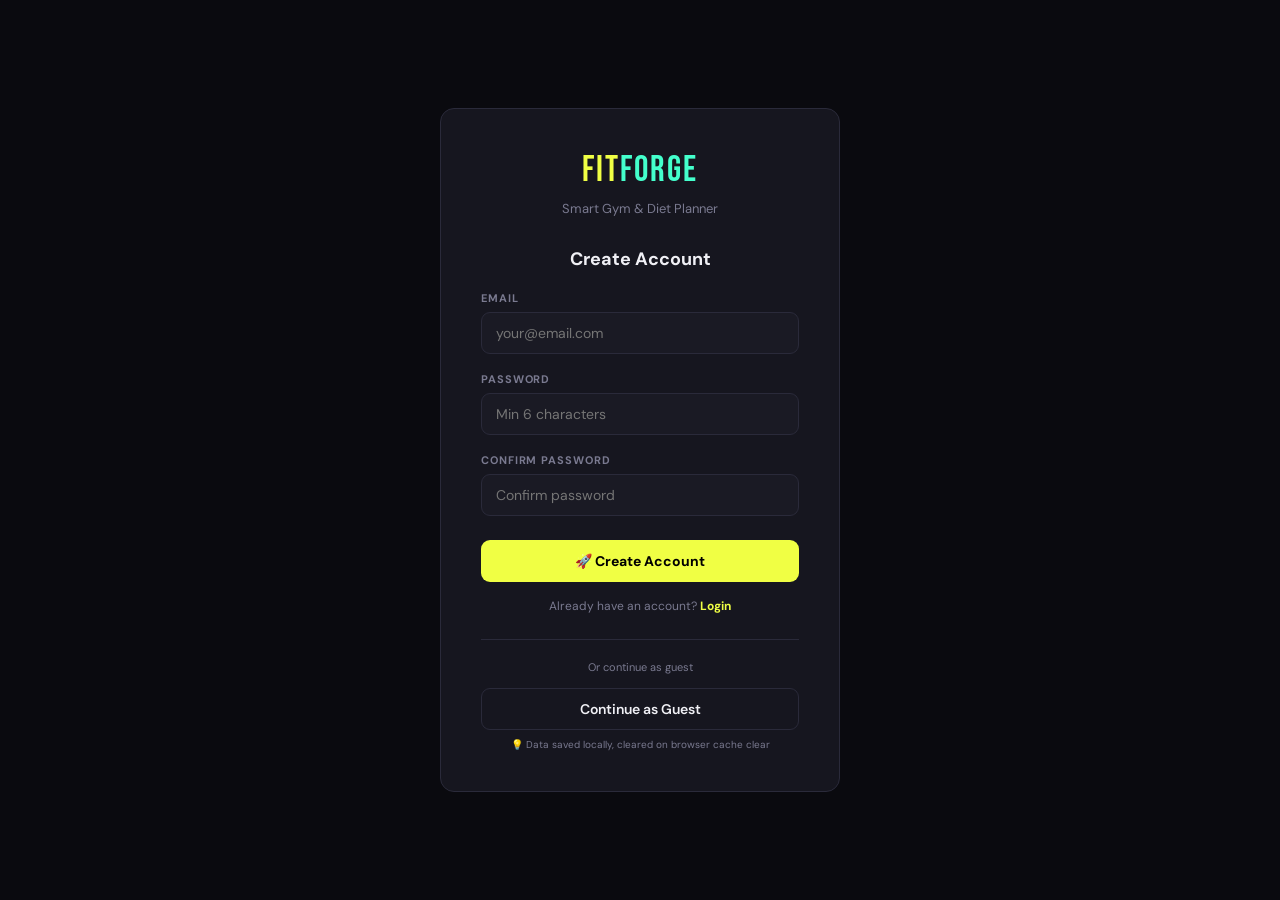
<file: index_backup.html>
<!DOCTYPE html>
<html lang="en">
<head>
<meta charset="UTF-8">
<meta name="viewport" content="width=device-width, initial-scale=1.0">
<title>FitForge — Smart Gym & Diet Planner</title>
<link href="https://fonts.googleapis.com/css2?family=Bebas+Neue&family=DM+Sans:wght@300;400;500;600;700&family=JetBrains+Mono:wght@400;600&display=swap" rel="stylesheet">
<style>
:root {
  --bg: #0a0a0f;
  --bg2: #111118;
  --bg3: #1a1a24;
  --card: #16161f;
  --border: #2a2a3a;
  --accent: #f0ff44;
  --accent2: #44ffcc;
  --accent3: #ff6b44;
  --text: #f0f0f5;
  --muted: #7a7a90;
  --red: #ff4466;
  --green: #44ff88;
  --blue: #4488ff;
  --purple: #aa44ff;
}
*{margin:0;padding:0;box-sizing:border-box}
html{scroll-behavior:smooth}
body{background:var(--bg);color:var(--text);font-family:'DM Sans',sans-serif;min-height:100vh;overflow-x:hidden}
::-webkit-scrollbar{width:4px}
::-webkit-scrollbar-track{background:var(--bg)}
::-webkit-scrollbar-thumb{background:var(--accent);border-radius:2px}
.screen{display:none;min-height:100vh;animation:fadeIn .4s ease}
.screen.active{display:block}
@keyframes fadeIn{from{opacity:0;transform:translateY(14px)}to{opacity:1;transform:translateY(0)}}
.site-header{position:fixed;top:0;left:0;right:0;z-index:200;background:rgba(10,10,15,.92);backdrop-filter:blur(14px);border-bottom:1px solid var(--border);display:flex;align-items:center;justify-content:space-between;padding:0 22px;height:58px}
.logo{font-family:'Bebas Neue',sans-serif;font-size:26px;letter-spacing:3px;color:var(--accent);cursor:pointer;text-decoration:none}
.logo span{color:var(--accent2)}
.nav-tabs{display:flex;gap:2px}
.nav-tab{padding:6px 13px;border-radius:6px;border:none;background:transparent;color:var(--muted);font-family:'DM Sans',sans-serif;font-size:12px;font-weight:600;cursor:pointer;transition:all .18s;letter-spacing:.3px}
.nav-tab:hover{color:var(--text);background:var(--bg3)}
.nav-tab.active{background:var(--accent);color:#000;font-weight:700}
.auth-header-right{display:flex;align-items:center;gap:12px}
.auth-user-display{font-size:11px;color:var(--muted);font-weight:600}
.logout-btn{background:rgba(255,68,102,.15);border:1px solid rgba(255,68,102,.3);color:var(--red);padding:6px 12px;border-radius:6px;cursor:pointer;font-size:11px;font-weight:700;transition:all .18s;font-family:'DM Sans',sans-serif}
.logout-btn:hover{background:rgba(255,68,102,.25)}
.mobile-nav{display:none;position:fixed;bottom:0;left:0;right:0;background:rgba(10,10,15,.96);backdrop-filter:blur(14px);border-top:1px solid var(--border);padding:6px 0 calc(6px + env(safe-area-inset-bottom));z-index:200}
.mobile-nav-inner{display:flex}
.mobile-nav-btn{flex:1;display:flex;flex-direction:column;align-items:center;gap:2px;padding:6px 2px;border:none;background:transparent;color:var(--muted);font-size:9px;font-family:'DM Sans',sans-serif;font-weight:700;cursor:pointer;transition:all .18s;text-transform:uppercase;letter-spacing:.4px}
.mobile-nav-btn .icon{font-size:19px;transition:transform .18s}
.mobile-nav-btn.active{color:var(--accent)}
.mobile-nav-btn.active .icon{transform:translateY(-2px)}
@media(max-width:680px){.nav-tabs{display:none}.auth-header-right{display:none}.mobile-nav{display:block}body{padding-bottom:68px}}
.container{max-width:1080px;margin:0 auto;padding:0 20px}
.section{padding:56px 0}
.section-title{font-family:'Bebas Neue',sans-serif;font-size:clamp(32px,6vw,60px);letter-spacing:2px;margin-bottom:8px;line-height:1}
.section-title span{color:var(--accent)}
.section-sub{color:var(--muted);margin-bottom:36px;font-size:14px}
.grid2{display:grid;grid-template-columns:repeat(auto-fit,minmax(280px,1fr));gap:18px}
.grid3{display:grid;grid-template-columns:repeat(auto-fit,minmax(220px,1fr));gap:15px}
.grid4{display:grid;grid-template-columns:repeat(auto-fit,minmax(170px,1fr));gap:13px}
.card{background:var(--card);border:1px solid var(--border);border-radius:14px;padding:22px;transition:all .25s}
.card:hover{border-color:rgba(240,255,68,.3);transform:translateY(-2px);box-shadow:0 10px 36px rgba(240,255,68,.07)}
.form-group{margin-bottom:18px}
.form-label{display:block;font-size:11px;font-weight:700;color:var(--muted);margin-bottom:7px;text-transform:uppercase;letter-spacing:.9px}
.form-input,.form-select{width:100%;background:var(--bg3);border:1px solid var(--border);color:var(--text);padding:11px 14px;border-radius:9px;font-family:'DM Sans',sans-serif;font-size:14px;transition:all .18s;outline:none}
.form-input:focus,.form-select:focus{border-color:var(--accent);box-shadow:0 0 0 3px rgba(240,255,68,.09)}
.form-select option{background:var(--bg3)}
.tag-group{display:flex;flex-wrap:wrap;gap:9px}
.tag{display:inline-flex;align-items:center;gap:6px;background:var(--bg3);border:1px solid var(--border);color:var(--text);padding:9px 15px;border-radius:999px;font-size:13px;font-weight:600;cursor:pointer;transition:all .18s;user-select:none}
.tag:hover{border-color:var(--accent);transform:translateY(-1px)}
.tag.selected{background:var(--accent);border-color:var(--accent);color:#000;font-weight:700;box-shadow:0 4px 16px rgba(240,255,68,.25)}
.btn-primary{display:inline-flex;align-items:center;gap:7px;background:var(--accent);color:#000;font-weight:700;font-size:14px;padding:12px 26px;border-radius:9px;border:none;cursor:pointer;transition:all .2s;font-family:'DM Sans',sans-serif}
.btn-primary:hover{transform:translateY(-2px);box-shadow:0 6px 24px rgba(240,255,68,.3)}
.btn-secondary{display:inline-flex;align-items:center;gap:7px;background:transparent;color:var(--text);font-weight:600;font-size:14px;padding:11px 22px;border-radius:9px;border:1px solid var(--border);cursor:pointer;transition:all .18s;font-family:'DM Sans',sans-serif}
.btn-secondary:hover{background:var(--bg3);border-color:var(--accent)}
.btn-full{width:100%;justify-content:center;margin-top:6px}
.auth-error{color:var(--red);font-size:12px;margin-bottom:12px;display:none}
.auth-toggle-text{text-align:center;margin-top:12px}
.auth-toggle-text span{color:var(--muted);font-size:12px}
.auth-toggle-btn{background:none;border:none;color:var(--accent);cursor:pointer;font-weight:700;font-size:12px;padding:0;font-family:'DM Sans',sans-serif}
.auth-toggle-btn:hover{color:var(--accent2)}
.info-box{background:rgba(68,255,204,.07);border:1px solid rgba(68,255,204,.2);border-radius:9px;padding:11px 14px;font-size:12px;color:var(--accent2);line-height:1.5;margin-bottom:14px}
.guest-mode-note{text-align:center;margin-top:24px;padding-top:20px;border-top:1px solid var(--border)}
.guest-mode-note-text{color:var(--muted);font-size:11px;margin-bottom:8px}
.guest-warning{color:var(--muted);font-size:10px;margin-top:8px}
.diet-meal-card{background:var(--bg3);border:1px solid var(--border);border-radius:11px;padding:16px;margin-bottom:12px}
.diet-meal-header{display:flex;align-items:center;justify-content:space-between;margin-bottom:10px}
.diet-meal-title{font-weight:700;font-size:14px;display:flex;align-items:center;gap:7px;flex:1}
.diet-meal-cals{font-family:'JetBrains Mono',monospace;font-size:12px;color:var(--accent);background:rgba(240,255,68,.08);padding:3px 9px;border-radius:5px;white-space:nowrap}
.diet-food-row{display:flex;justify-content:space-between;align-items:center;padding:5px 0;border-bottom:1px solid rgba(255,255,255,.04);font-size:13px}
.diet-food-row:last-child{border:none}
.diet-food-name{color:var(--text)}
.diet-food-macros{font-size:11px;color:var(--muted);font-family:'JetBrains Mono',monospace}
.workout-exercise-item{display:flex;align-items:center;gap:14px;padding:14px 16px;background:var(--bg3);border:1px solid var(--border);border-radius:11px;margin-bottom:10px;transition:all .2s}
.workout-exercise-item:hover{border-color:var(--accent2)}
.workout-checkbox{width:22px;height:22px;border-radius:6px;border:2px solid var(--border);background:var(--bg);cursor:pointer;display:flex;align-items:center;justify-content:center;flex-shrink:0;transition:all .18s}
.workout-checkbox.done{background:var(--accent);border-color:var(--accent)}
.workout-checkbox.done::after{content:'✓';font-size:13px;font-weight:800;color:#000}
.workout-ex-info{flex:1}
.workout-ex-name{font-size:14px;font-weight:700;margin-bottom:3px}
.workout-ex-meta{font-size:12px;color:var(--muted)}
.workout-ex-badge{font-family:'JetBrains Mono',monospace;font-size:12px;color:var(--accent);background:rgba(240,255,68,.09);padding:3px 10px;border-radius:5px;white-space:nowrap}
.workout-progress{height:6px;background:var(--border);border-radius:3px;overflow:hidden;margin-bottom:18px}
.workout-progress-fill{height:100%;background:var(--accent);border-radius:3px;transition:width .4s ease}
.ppl-panel{display:none}
.ppl-panel.active{display:block;animation:fadeIn .3s ease}
.sub-tabs{display:flex;gap:3px;margin-bottom:24px;background:var(--bg3);padding:4px;border-radius:9px;width:fit-content;flex-wrap:wrap}
.sub-tab{padding:7px 16px;border-radius:6px;border:none;background:transparent;color:var(--muted);font-family:'DM Sans',sans-serif;font-size:13px;font-weight:600;cursor:pointer;transition:all .18s}
.sub-tab.active{background:var(--accent);color:#000}
.ppl-tab{padding:7px 16px;border-radius:6px;border:none;background:transparent;color:var(--muted);font-family:'DM Sans',sans-serif;font-size:13px;font-weight:600;cursor:pointer;transition:all .18s}
.ppl-tab.active{background:var(--accent);color:#000}
.plan-day-card{background:var(--card);border:1px solid var(--border);border-radius:13px;overflow:hidden;margin-bottom:14px}
.plan-day-header{padding:14px 18px;display:flex;align-items:center;justify-content:space-between;cursor:pointer;transition:background .18s;background:var(--bg3)}
.plan-day-header:hover{background:var(--bg2)}
.plan-day-name{font-family:'Bebas Neue',sans-serif;font-size:19px;letter-spacing:1px}
.plan-day-focus{font-size:12px;color:var(--muted)}
.plan-day-body{padding:0 18px;max-height:0;overflow:hidden;transition:max-height .4s ease,padding .3s}
.plan-day-card.open .plan-day-body{max-height:700px;padding:14px 18px}
.plan-exercise-row{display:flex;align-items:center;justify-content:space-between;padding:9px 0;border-bottom:1px solid var(--border)}
.plan-exercise-row:last-child{border:none}
.plan-ex-name{font-size:13px;font-weight:600}
.plan-ex-sets{font-family:'JetBrains Mono',monospace;font-size:12px;color:var(--accent);background:rgba(240,255,68,.09);padding:2px 9px;border-radius:4px}
.recovery-select-row{display:flex;gap:10px;flex-wrap:wrap;margin-bottom:18px}
.recovery-area-btn{padding:9px 18px;border-radius:8px;border:1px solid var(--border);background:var(--bg3);color:var(--muted);font-size:13px;font-weight:600;cursor:pointer;transition:all .18s;font-family:'DM Sans',sans-serif}
.recovery-area-btn.active{background:var(--red);border-color:var(--red);color:#fff}
.recovery-type-row{display:flex;gap:8px;margin-bottom:20px}
.recovery-type-btn{flex:1;padding:10px;border-radius:8px;border:1px solid var(--border);background:var(--bg3);color:var(--muted);font-size:13px;font-weight:600;cursor:pointer;transition:all .18s;text-align:center;font-family:'DM Sans',sans-serif}
.recovery-type-btn.active.doms{background:rgba(240,255,68,.15);border-color:var(--accent);color:var(--accent)}
.recovery-type-btn.active.acute{background:rgba(255,68,102,.15);border-color:var(--red);color:var(--red)}
.substitution-row{display:flex;align-items:center;gap:10px;padding:11px 0;border-bottom:1px solid var(--border)}
.substitution-row:last-child{border:none}
.sub-avoid{font-size:13px;color:var(--red);font-weight:600;flex:1;text-decoration:line-through;opacity:.7}
.sub-arrow{color:var(--muted);font-size:16px}
.sub-do{font-size:13px;color:var(--green);font-weight:600;flex:1}
.food-search-wrap{position:relative;margin-bottom:18px}
.food-search{width:100%;background:var(--bg3);border:2px solid var(--border);color:var(--text);padding:13px 18px;border-radius:11px;font-size:15px;outline:none;font-family:'DM Sans',sans-serif;transition:all .18s}
.food-search:focus{border-color:var(--accent)}
.food-suggestions{position:absolute;top:calc(100% + 4px);left:0;right:0;background:var(--card);border:1px solid var(--border);border-radius:11px;max-height:260px;overflow-y:auto;z-index:50;box-shadow:0 12px 40px rgba(0,0,0,.55)}
.food-suggestion-item{padding:11px 15px;cursor:pointer;border-bottom:1px solid var(--border);transition:background .12s;display:flex;justify-content:space-between;align-items:center}
.food-suggestion-item:hover{background:var(--bg3)}
.food-suggestion-item:last-child{border-bottom:none}
.food-item-name{font-weight:600;font-size:13px}
.food-item-sub{font-size:11px;color:var(--muted)}
.food-item-cal{font-family:'JetBrains Mono',monospace;font-size:12px;color:var(--accent);font-weight:600}
.nutrition-grid{display:grid;grid-template-columns:repeat(auto-fit,minmax(130px,1fr));gap:11px;margin-top:18px}
.nutrition-item{background:var(--bg3);border:1px solid var(--border);border-radius:11px;padding:14px;text-align:center}
.nutrition-label{font-size:10px;color:var(--muted);text-transform:uppercase;letter-spacing:.8px;margin-bottom:7px;font-weight:700}
.nutrition-value{font-family:'Bebas Neue',sans-serif;font-size:26px;letter-spacing:1px}
.nutrition-unit{font-size:11px;color:var(--muted)}
.cal-ring-wrap{display:flex;justify-content:center;margin:18px 0}
.ring-svg{transform:rotate(-90deg)}
.ring-bg{fill:none;stroke:var(--bg3);stroke-width:12}
.ring-fill{fill:none;stroke-width:12;stroke-linecap:round;transition:stroke-dashoffset .8s ease}
.vitamin-row{display:flex;align-items:center;gap:11px;padding:9px 0;border-bottom:1px solid var(--border)}
.vitamin-row:last-child{border:none}
.vitamin-name{font-size:13px;font-weight:600;min-width:130px}
.vitamin-bar-wrap{flex:1}
.vitamin-bar{height:5px;background:var(--bg3);border-radius:3px;overflow:hidden}
.vitamin-bar-fill{height:100%;border-radius:3px;transition:width .6s ease}
.vitamin-amount{font-family:'JetBrains Mono',monospace;font-size:11px;color:var(--muted);min-width:78px;text-align:right}
.vitamin-status{font-size:10px;font-weight:700;min-width:48px;text-align:right}
.food-log-item{display:flex;align-items:center;justify-content:space-between;padding:11px 0;border-bottom:1px solid var(--border)}
.food-log-item:last-child{border-bottom:none}
.food-log-name{font-weight:600;font-size:13px}
.food-log-amount{font-size:12px;color:var(--muted)}
.food-log-macros{display:flex;gap:6px;flex-wrap:wrap}
.macro-pill{font-family:'JetBrains Mono',monospace;font-size:10px;padding:2px 7px;border-radius:4px;font-weight:700}
.macro-p{background:rgba(68,255,136,.1);color:var(--green)}
.macro-c{background:rgba(240,255,68,.1);color:var(--accent)}
.macro-f{background:rgba(255,107,68,.1);color:var(--accent3)}
.remove-food{background:none;border:none;color:var(--muted);cursor:pointer;font-size:15px;padding:4px;border-radius:4px;transition:all .18s;font-family:'DM Sans',sans-serif}
.remove-food:hover{color:var(--red);background:rgba(255,68,102,.1)}
.myth-card{background:var(--card);border:1px solid var(--border);border-radius:13px;padding:18px;position:relative;overflow:hidden}
.myth-card::before{content:'MYTH';position:absolute;top:11px;right:14px;font-family:'Bebas Neue',sans-serif;font-size:10px;letter-spacing:2px;color:var(--red);background:rgba(255,68,102,.1);border:1px solid rgba(255,68,102,.2);padding:2px 7px;border-radius:4px}
.fact-card{background:var(--card);border:1px solid rgba(68,255,136,.2);border-radius:13px;padding:18px;position:relative}
.fact-card::before{content:'FACT';position:absolute;top:11px;right:14px;font-family:'Bebas Neue',sans-serif;font-size:10px;letter-spacing:2px;color:var(--green);background:rgba(68,255,136,.1);border:1px solid rgba(68,255,136,.2);padding:2px 7px;border-radius:4px}
.ai-response{background:var(--bg3);border:1px solid rgba(68,255,204,.18);border-radius:12px;padding:18px;margin-top:14px;font-size:13px;line-height:1.7}
.ai-response h4{color:var(--accent2);font-size:14px;font-weight:700;margin-bottom:7px;margin-top:14px}
.ai-response h4:first-child{margin-top:0}
.ai-response ul{padding-left:15px;color:var(--muted);margin:6px 0}
.ai-response li{margin-bottom:3px}
.ai-response strong{color:var(--text)}
.bmi-display{background:var(--bg3);border:1px solid var(--border);border-radius:14px;padding:22px;text-align:center;margin-bottom:20px}
.bmi-number{font-family:'Bebas Neue',sans-serif;font-size:68px;line-height:1;letter-spacing:2px}
.bmi-label{font-size:13px;font-weight:700;text-transform:uppercase;letter-spacing:1px;margin-bottom:14px}
.bmi-scale{display:flex;border-radius:6px;overflow:hidden;height:8px;margin:14px 0}
.bmi-pointer-wrap{position:relative;height:18px;margin-top:3px}
.bmi-pointer{position:absolute;top:0;font-size:10px;color:var(--accent);transform:translateX(-50%);font-family:'JetBrains Mono',monospace;transition:left .6s}
.stat-strip{display:flex;gap:12px;flex-wrap:wrap;margin-bottom:24px}
.stat-box{background:var(--card);border:1px solid var(--border);border-radius:11px;padding:14px 18px;flex:1;min-width:110px}
.stat-box-label{font-size:10px;color:var(--muted);text-transform:uppercase;letter-spacing:.8px;font-weight:700;margin-bottom:5px}
.stat-box-value{font-family:'Bebas Neue',sans-serif;font-size:26px;letter-spacing:1px;line-height:1}
.stat-box-unit{font-size:11px;color:var(--muted);font-family:'DM Sans',sans-serif}
.chip{display:inline-flex;align-items:center;gap:3px;padding:3px 10px;border-radius:20px;font-size:11px;font-weight:700}
.chip-muscle{background:rgba(68,136,255,.1);color:var(--blue);border:1px solid rgba(68,136,255,.2)}
.warn-box{background:rgba(255,68,102,.07);border:1px solid rgba(255,68,102,.25);border-radius:9px;padding:11px 14px;font-size:12px;color:var(--red);line-height:1.5;margin-top:8px}
</style>
</head>
<body>

<!-- AUTH SCREEN -->
<div id="screen-auth" class="screen active">
  <div style="min-height:100vh;display:flex;align-items:center;justify-content:center;padding:20px">
    <div class="card" style="max-width:400px;width:100%;padding:40px">
      <div style="text-align:center;margin-bottom:30px">
        <div style="font-family:'Bebas Neue',sans-serif;font-size:36px;letter-spacing:2px;color:var(--accent);margin-bottom:8px">FIT<span style="color:var(--accent2)">FORGE</span></div>
        <div style="color:var(--muted);font-size:13px">Smart Gym & Diet Planner</div>
      </div>

      <!-- SIGNUP FORM -->
      <div id="auth-signup-form">
        <h2 style="text-align:center;margin-bottom:20px;font-size:18px">Create Account</h2>
        <div class="form-group">
          <label class="form-label">Email</label>
          <input class="form-input" id="auth-signup-email" type="email" placeholder="your@email.com">
        </div>
        <div class="form-group">
          <label class="form-label">Password</label>
          <input class="form-input" id="auth-signup-password" type="password" placeholder="Min 6 characters">
        </div>
        <div class="form-group">
          <label class="form-label">Confirm Password</label>
          <input class="form-input" id="auth-signup-confirm" type="password" placeholder="Confirm password">
        </div>
        <div id="auth-signup-error" class="auth-error"></div>
        <button class="btn-primary btn-full" onclick="handleSignup()">🚀 Create Account</button>
        <div class="auth-toggle-text">
          <span>Already have an account? </span>
          <button class="auth-toggle-btn" onclick="toggleAuthMode()">Login</button>
        </div>
      </div>

      <!-- LOGIN FORM -->
      <div id="auth-login-form" style="display:none">
        <h2 style="text-align:center;margin-bottom:20px;font-size:18px">Login</h2>
        <div class="form-group">
          <label class="form-label">Email</label>
          <input class="form-input" id="auth-login-email" type="email" placeholder="your@email.com">
        </div>
        <div class="form-group">
          <label class="form-label">Password</label>
          <input class="form-input" id="auth-login-password" type="password" placeholder="Your password">
        </div>
        <div id="auth-login-error" class="auth-error"></div>
        <button class="btn-primary btn-full" onclick="handleLogin()">🔓 Login</button>
        <div class="auth-toggle-text">
          <span>No account? </span>
          <button class="auth-toggle-btn" onclick="toggleAuthMode()">Sign Up</button>
        </div>
      </div>

      <!-- GUEST MODE OPTION -->
      <div class="guest-mode-note">
        <div class="guest-mode-note-text">Or continue as guest</div>
        <button class="btn-secondary btn-full" style="margin-left:0" onclick="loginAsGuest()">Continue as Guest</button>
        <div class="guest-warning">💡 Data saved locally, cleared on browser cache clear</div>
      </div>
    </div>
  </div>
</div>

<!-- HEADER -->
<header class="site-header" style="display:none" id="main-header">
  <a class="logo" onclick="showScreen('home')">FIT<span>FORGE</span></a>
  <nav class="nav-tabs" id="desktop-nav">
    <button class="nav-tab active" onclick="showScreen('home')">Home</button>
    <button class="nav-tab" onclick="showScreen('profile')">Profile</button>
    <button class="nav-tab" onclick="showScreen('gym')">Gym Tracker</button>
    <button class="nav-tab" onclick="showScreen('diet')">Diet Plan</button>
    <button class="nav-tab" onclick="showScreen('recovery')">Recovery Desk</button>
    <button class="nav-tab" onclick="showScreen('myths')">Myths</button>
  </nav>
  <div class="auth-header-right">
    <span class="auth-user-display" id="auth-user-display"></span>
    <button class="logout-btn" onclick="logout()">Logout</button>
  </div>
</header>

<div class="mobile-nav" id="mobile-nav" style="display:none"><div class="mobile-nav-inner">
  <button class="mobile-nav-btn active" onclick="showScreen('home')"><span class="icon">🏠</span>Home</button>
  <button class="mobile-nav-btn" onclick="showScreen('profile')"><span class="icon">📊</span>Profile</button>
  <button class="mobile-nav-btn" onclick="showScreen('gym')"><span class="icon">💪</span>Gym</button>
  <button class="mobile-nav-btn" onclick="showScreen('diet')"><span class="icon">🥗</span>Diet</button>
  <button class="mobile-nav-btn" onclick="showScreen('recovery')"><span class="icon">🩹</span>Recovery</button>
  <button class="mobile-nav-btn" style="position:fixed;bottom:68px;right:0;width:auto;border-radius:50%;background:rgba(255,68,102,.15)" onclick="logout()">🚪</button>
</div></div>

<!-- ===== HOME ===== -->
<div id="screen-home" class="screen">
  <div style="padding:96px 20px 56px;text-align:center;background:radial-gradient(ellipse 80% 50% at 50% 0%,rgba(240,255,68,.07),transparent)">
    <div style="max-width:1080px;margin:0 auto">
      <div style="display:inline-block;background:var(--bg3);border:1px solid var(--border);border-radius:20px;padding:5px 15px;font-size:11px;font-family:'JetBrains Mono',monospace;color:var(--accent2);margin-bottom:18px;letter-spacing:1px">🏋️ SMART FITNESS PLANNER v4.0 — MULTI-USER</div>
      <h1 style="font-family:'Bebas Neue',sans-serif;font-size:clamp(54px,10vw,114px);line-height:.93;letter-spacing:2px;margin-bottom:18px">BUILD YOUR<br><span style="color:var(--accent)">BEST BODY</span></h1>
      <p style="color:var(--muted);font-size:16px;max-width:520px;margin:0 auto 32px;line-height:1.6">Your fitness data is now saved. Login to any device, access your progress anywhere. Personalized diet, workouts, and recovery protocols.</p>
      <button class="btn-primary" onclick="showScreen('profile')">🚀 Start My Plan</button>
    </div>
  </div>
</div>

<!-- ===== PROFILE ===== -->
<div id="screen-profile" class="screen">
  <div style="background:linear-gradient(135deg,rgba(240,255,68,.06),transparent);padding:48px 20px 28px">
    <div class="container">
      <h1 style="font-family:'Bebas Neue',sans-serif;font-size:48px;letter-spacing:2px">YOUR<br><span style="color:var(--accent)">PROFILE</span></h1>
      <p style="color:var(--muted);margin-top:8px">Track your body metrics and goals</p>
    </div>
  </div>
  <div class="container section">
    <div class="card" style="margin-bottom:28px">
      <h3 style="font-size:15px;margin-bottom:16px">👤 Personal Details</h3>
      <div class="form-row">
        <div class="form-group"><label class="form-label">Name</label><input class="form-input" id="p-name" placeholder="Your name" onchange="autoSave()"></div>
        <div class="form-group"><label class="form-label">Age</label><input class="form-input" id="p-age" type="number" placeholder="25" min="13" max="80" onchange="autoSave()"></div>
      </div>
      <div class="form-row">
        <div class="form-group"><label class="form-label">Weight (kg)</label><input class="form-input" id="p-weight" type="number" placeholder="70" min="30" max="200" onchange="calcBMI(); autoSave()"></div>
        <div class="form-group"><label class="form-label">Height (cm)</label><input class="form-input" id="p-height" type="number" placeholder="175" min="120" max="240" onchange="calcBMI(); autoSave()"></div>
      </div>
      <div class="form-group"><label class="form-label">Primary Goal</label>
        <div class="tag-group" id="goal-tags">
          <div class="tag" onclick="selectTag(this,'goal'); autoSave()">💪 Gain Muscle &amp; Weight</div>
          <div class="tag" onclick="selectTag(this,'goal'); autoSave()">🔥 Lose Fat (Preserve Muscle)</div>
          <div class="tag" onclick="selectTag(this,'goal'); autoSave()">⚡ Get Stronger</div>
          <div class="tag" onclick="selectTag(this,'goal'); autoSave()">🏃 Improve Athletic Performance</div>
        </div>
      </div>
      <div class="form-group"><label class="form-label">Injury History (Select all that apply)</label>
        <div class="tag-group" id="injury-tags">
          <div class="tag" onclick="toggleTag(this); autoSave()">🔴 Back Pain</div>
          <div class="tag" onclick="toggleTag(this); autoSave()">🦵 Knee Issues</div>
          <div class="tag" onclick="toggleTag(this); autoSave()">💪 Shoulder Issues</div>
          <div class="tag" onclick="toggleTag(this); autoSave()">🤕 None</div>
        </div>
      </div>
    </div>
    <div id="profile-results"></div>
    <button class="btn-primary btn-full" onclick="generateAIAdvice()">🤖 Get AI Analysis (Optional)</button>
  </div>
</div>

<!-- ===== GYM TRACKER ===== -->
<div id="screen-gym" class="screen">
  <div style="background:linear-gradient(135deg,rgba(68,255,136,.06),transparent);padding:48px 20px 28px">
    <div class="container">
      <h1 style="font-family:'Bebas Neue',sans-serif;font-size:48px;letter-spacing:2px">GYM<br><span style="color:var(--accent2)">TRACKER</span></h1>
      <p style="color:var(--muted);margin-top:8px">PPL Split — Track your workout progress</p>
    </div>
  </div>
  <div class="container section">
    <!-- PPL Tabs -->
    <div class="sub-tabs">
      <button class="sub-tab ppl-tab active" onclick="switchPPL('push',this)">💪 PUSH</button>
      <button class="sub-tab ppl-tab" onclick="switchPPL('pull',this)">🔥 PULL</button>
      <button class="sub-tab ppl-tab" onclick="switchPPL('legs',this)">🦵 LEGS</button>
    </div>

    <!-- PUSH -->
    <div class="ppl-panel active" id="ppl-push">
      <div class="info-box">💡 <strong>Push Day Focus:</strong> Incline pressing is safer than flat — it reduces shoulder impingement risk. Neutral-grip DB press protects joints even more. Always do Face Pulls after heavy pressing to balance shoulder health.</div>
      <div class="workout-progress"><div class="workout-progress-fill" id="push-progress" style="width:0%"></div></div>
      <p style="font-size:12px;color:var(--muted);margin-bottom:16px" id="push-progress-label">0 / 5 exercises completed</p>
      <div id="push-exercises"></div>
    </div>

    <!-- PULL -->
    <div class="ppl-panel" id="ppl-pull" style="display:none">
      <div class="info-box">💡 <strong>Pull Day Focus:</strong> Chest-Supported Rows completely protect your lower back (best back exercise). Face Pulls are mandatory — they reverse desk posture and prevent shoulder injuries. Don't skip them for strength.</div>
      <div class="workout-progress"><div class="workout-progress-fill" id="pull-progress" style="width:0%"></div></div>
      <p style="font-size:12px;color:var(--muted);margin-bottom:16px" id="pull-progress-label">0 / 5 exercises completed</p>
      <div id="pull-exercises"></div>
    </div>

    <!-- LEGS -->
    <div class="ppl-panel" id="ppl-legs" style="display:none">
      <div class="info-box">💡 <strong>Legs Day Focus:</strong> Box Squats teach you to sit back safely, protecting knees. Romanian Deadlifts are a hip hinge — not a lower-back exercise if done correctly. High-foot leg press takes quads out and hammers glutes.</div>
      <div class="workout-progress"><div class="workout-progress-fill" id="legs-progress" style="width:0%"></div></div>
      <p style="font-size:12px;color:var(--muted);margin-bottom:16px" id="legs-progress-label">0 / 5 exercises completed</p>
      <div id="legs-exercises"></div>
    </div>

    <!-- WEEKLY SPLIT ACCORDION -->
    <div style="margin-top:44px">
      <p class="section-title" style="margin-bottom:6px">WEEKLY <span>SPLIT</span></p>
      <p class="section-sub" style="margin-bottom:20px">6-day schedule — tap any day to expand</p>
      <div id="weekly-split"></div>
    </div>
  </div>
</div>

<!-- ===== DIET PLAN ===== -->
<div id="screen-diet" class="screen">
  <div style="background:linear-gradient(135deg,rgba(240,255,68,.06),transparent);padding:48px 20px 28px">
    <div class="container">
      <h1 style="font-family:'Bebas Neue',sans-serif;font-size:48px;letter-spacing:2px">SMART<br><span style="color:var(--accent)">DIET PLAN</span></h1>
      <p style="color:var(--muted);margin-top:8px">Portions calculated from your weight and goal</p>
    </div>
  </div>
  <div class="container section">
    <!-- Controls -->
    <div class="card" style="margin-bottom:24px">
      <h3 style="font-size:15px;margin-bottom:16px">⚙️ Generate Your Personalised Diet</h3>
      <div class="form-row" style="margin-bottom:12px">
        <div class="form-group" style="margin:0"><label class="form-label">Your Weight (kg)</label><input class="form-input" id="diet-weight" type="number" placeholder="70" min="30" max="200" onchange="autoSave()"></div>
        <div class="form-group" style="margin:0"><label class="form-label">Your Goal</label>
          <select class="form-select" id="diet-goal" onchange="autoSave()">
            <option value="gain">Gain Muscle &amp; Weight</option>
            <option value="loss">Lose Fat (Preserve Muscle)</option>
            <option value="strength">Get Stronger</option>
            <option value="maintenance">Stay Fit / Maintain</option>
          </select>
        </div>
      </div>
      <div class="form-row">
        <div class="form-group" style="margin:0"><label class="form-label">Activity Level</label>
          <select class="form-select" id="diet-activity" onchange="autoSave()">
            <option value="light">Light (1–2 gym days)</option>
            <option value="moderate" selected>Moderate (3–4 gym days)</option>
            <option value="active">Active (5–6 gym days)</option>
          </select>
        </div>
        <div class="form-group" style="margin:0"><label class="form-label">Diet Type</label>
          <select class="form-select" id="diet-type" onchange="autoSave()">
            <option value="veg">Pure Vegetarian</option>
            <option value="egg">Veg + Eggs</option>
            <option value="nonveg" selected>Veg + Chicken / Fish</option>
            <option value="fullnonveg">Full Non-Veg</option>
          </select>
        </div>
      </div>
      <button class="btn-primary btn-full" style="margin-top:14px" onclick="generateDietPlan()">🥗 Calculate My Diet Plan</button>
    </div>
    <!-- Macro summary -->
    <div id="diet-macro-summary" style="display:none;margin-bottom:24px">
      <div class="stat-strip" id="diet-stats"></div>
      <div class="info-box" id="diet-logic-note"></div>
    </div>
    <!-- Meals -->
    <div id="diet-meals-output">
      <div style="text-align:center;padding:48px 20px;color:var(--muted)"><div style="font-size:52px;margin-bottom:14px">🥗</div><p>Enter your details above and click Calculate to see your personalised meal plan</p></div>
    </div>
    <!-- Food tracker section -->
    <div style="margin-top:44px">
      <p class="section-title" style="margin-bottom:6px">FOOD <span>TRACKER</span></p>
      <p class="section-sub" style="margin-bottom:20px">Search and add any food to track today's intake</p>
      <div class="food-search-wrap">
        <input class="food-search" id="food-search-input" placeholder="🔍 Search food… rice, eggs, chicken, banana, dal" oninput="searchFood()" autocomplete="off">
        <div class="food-suggestions" id="food-suggestions" style="display:none"></div>
      </div>
      <div class="cal-ring-wrap" style="position:relative;width:170px;height:170px;margin:0 auto 20px">
        <svg class="ring-svg" width="170" height="170" viewBox="0 0 170 170">
          <circle class="ring-bg" cx="85" cy="85" r="68"/>
          <circle id="cal-ring" class="ring-fill" cx="85" cy="85" r="68" stroke="var(--accent)" stroke-dasharray="427" stroke-dashoffset="427"/>
        </svg>
        <div style="position:absolute;top:50%;left:50%;transform:translate(-50%,-50%);text-align:center">
          <div id="cal-consumed" style="font-family:'Bebas Neue',sans-serif;font-size:34px;color:var(--accent);line-height:1">0</div>
          <div style="font-size:11px;color:var(--muted)">/ <span id="cal-target-display">2800</span> kcal</div>
          <div id="cal-remaining-display" style="font-size:10px;color:var(--accent2);margin-top:3px">2800 left</div>
        </div>
      </div>
      <div class="nutrition-grid">
        <div class="nutrition-item"><div class="nutrition-label">Protein</div><div class="nutrition-value" id="nt-prot" style="color:var(--green)">0</div><div class="nutrition-unit">g / <span id="nt-prot-t">100</span>g</div><div class="progress-bar"><div class="progress-fill" id="pb-prot" style="width:0%;background:var(--green)"></div></div></div>
        <div class="nutrition-item"><div class="nutrition-label">Carbs</div><div class="nutrition-value" id="nt-carb" style="color:var(--accent)">0</div><div class="nutrition-unit">g</div><div class="progress-bar"><div class="progress-fill" id="pb-carb" style="width:0%;background:var(--accent)"></div></div></div>
        <div class="nutrition-item"><div class="nutrition-label">Fat</div><div class="nutrition-value" id="nt-fat" style="color:var(--accent3)">0</div><div class="nutrition-unit">g</div><div class="progress-bar"><div class="progress-fill" id="pb-fat" style="width:0%;background:var(--accent3)"></div></div></div>
        <div class="nutrition-item"><div class="nutrition-label">Fiber</div><div class="nutrition-value" id="nt-fiber" style="color:var(--blue)">0</div><div class="nutrition-unit">/ 30g</div><div class="progress-bar"><div class="progress-fill" id="pb-fiber" style="width:0%;background:var(--blue)"></div></div></div>
      </div>
      <div class="card" style="margin-top:18px">
        <h3 style="font-size:14px;margin-bottom:6px">💊 Vitamins &amp; Minerals</h3>
        <div id="vit-display"></div>
      </div>
      <div class="card" style="margin-top:18px">
        <div style="display:flex;align-items:center;justify-content:space-between;margin-bottom:14px">
          <h3 style="font-size:14px">📋 Today's Log</h3>
          <button onclick="clearFoodLog()" style="background:rgba(255,68,102,.08);border:1px solid rgba(255,68,102,.2);color:var(--red);padding:5px 12px;border-radius:6px;cursor:pointer;font-size:11px;font-weight:700">Clear All</button>
        </div>
        <div id="food-log-list"><div style="text-align:center;padding:24px;color:var(--muted);font-size:13px">Search and add foods above to track today</div></div>
      </div>
    </div>
  </div>
</div>

<!-- ===== RECOVERY DESK ===== -->
<div id="screen-recovery" class="screen">
  <div style="background:linear-gradient(135deg,rgba(255,107,68,.06),transparent);padding:48px 20px 28px">
    <div class="container">
      <h1 style="font-family:'Bebas Neue',sans-serif;font-size:48px;letter-spacing:2px">RECOVERY<br><span style="color:var(--accent3)">DESK</span></h1>
      <p style="color:var(--muted);margin-top:8px">Problem area protocols with safe substitutions</p>
    </div>
  </div>
  <div class="container section">
    <div class="card" style="margin-bottom:22px">
      <p class="form-label" style="margin-bottom:10px">Step 1 — Select Problem Area</p>
      <div class="recovery-select-row">
        <button class="recovery-area-btn active" onclick="setRecoveryArea('back',this)">🔴 Lower Back</button>
        <button class="recovery-area-btn" onclick="setRecoveryArea('knees',this)">🦵 Knees</button>
        <button class="recovery-area-btn" onclick="setRecoveryArea('shoulders',this)">💪 Shoulders</button>
      </div>
      <p class="form-label" style="margin-bottom:10px;margin-top:16px">Step 2 — Select Pain Type</p>
      <div class="recovery-type-row">
        <button class="recovery-type-btn active doms" onclick="setRecoveryType('doms',this)">😣 Muscle Soreness (DOMS)<br><small style="font-weight:400;font-size:10px">Generalised ache 24–48h after training</small></button>
        <button class="recovery-type-btn acute" onclick="setRecoveryType('acute',this)">⚡ Acute Joint Pain<br><small style="font-weight:400;font-size:10px">Sharp / stabbing during or after exercise</small></button>
      </div>
    </div>
    <div id="recovery-protocol-output"></div>
  </div>
</div>

<!-- ===== MYTHS ===== -->
<div id="screen-myths" class="screen">
  <div style="background:linear-gradient(135deg,rgba(170,68,255,.06),transparent);padding:48px 20px 28px">
    <div class="container">
      <h1 style="font-family:'Bebas Neue',sans-serif;font-size:48px;letter-spacing:2px">MYTHS<br><span style="color:var(--purple)">& FACTS</span></h1>
      <p style="color:var(--muted);margin-top:8px">Common fitness myths debunked with science</p>
    </div>
  </div>
  <div class="container section"><div id="myths-grid"></div></div>
</div>

<script>
// ============================================================
// DATA
// ============================================================
const FOOD_DB = [
  {n:"Boiled Egg",cal:78,p:6,c:0.6,f:5,fi:0,vitC:0,vitD:44,ca:28,fe:0.9,k:69,s:"1 egg (50g)"},
  {n:"Scrambled Eggs",cal:91,p:6.1,c:0.7,f:6.7,fi:0,vitC:0,vitD:44,ca:28,fe:0.9,k:69,s:"1 egg cooked (55g)"},
  {n:"Banana",cal:89,p:1.1,c:23,f:0.3,fi:2.6,vitC:8.7,vitD:0,ca:5,fe:0.3,k:358,s:"1 medium (100g)"},
  {n:"Whole Milk",cal:61,p:3.2,c:4.8,f:3.3,fi:0,vitC:0,vitD:40,ca:113,fe:0,k:150,s:"100ml"},
  {n:"Cooked Rice",cal:130,p:2.7,c:28,f:0.3,fi:0.4,vitC:0,vitD:0,ca:10,fe:0.2,k:35,s:"100g cooked"},
  {n:"Roti / Chapati",cal:104,p:3.5,c:20,f:1.5,fi:2.4,vitC:0,vitD:0,ca:27,fe:1.6,k:86,s:"1 medium (40g)"},
  {n:"Dal (Cooked)",cal:116,p:9,c:20,f:0.4,fi:8,vitC:0,vitD:0,ca:19,fe:3.3,k:369,s:"100g"},
  {n:"Chicken Breast",cal:165,p:31,c:0,f:3.6,fi:0,vitC:0,vitD:4,ca:15,fe:1,k:256,s:"100g grilled"},
  {n:"Paneer",cal:265,p:18,c:1.2,f:21,fi:0,vitC:0,vitD:7,ca:480,fe:0.5,k:98,s:"100g"},
  {n:"Peanut Butter",cal:188,p:8,c:6.4,f:16,fi:1.9,vitC:0,vitD:0,ca:16,fe:0.6,k:179,s:"2 tbsp (32g)"},
  {n:"Oats",cal:389,p:17,c:66,f:7,fi:11,vitC:0,vitD:0,ca:54,fe:4.7,k:429,s:"100g dry"},
  {n:"Soya Chunks",cal:345,p:52,c:33,f:0.5,fi:13,vitC:0,vitD:0,ca:350,fe:13,k:1950,s:"100g dry"},
  {n:"Fish (Rohu)",cal:97,p:17,c:0,f:3,fi:0,vitC:0,vitD:320,ca:530,fe:1,k:250,s:"100g"},
  {n:"Almonds",cal:58,p:2.1,c:2.2,f:5,fi:1.3,vitC:0,vitD:0,ca:26,fe:0.4,k:73,s:"10 nuts"},
  {n:"Sweet Potato",cal:86,p:1.6,c:20,f:0.1,fi:3,vitC:19.6,vitD:0,ca:30,fe:0.6,k:337,s:"100g"},
  {n:"Spinach",cal:23,p:2.9,c:3.6,f:0.4,fi:2.2,vitC:28.1,vitD:0,ca:99,fe:2.7,k:558,s:"100g"},
  {n:"Dahi / Yogurt",cal:61,p:3.5,c:4.7,f:3.3,fi:0,vitC:0,vitD:3,ca:121,fe:0.1,k:155,s:"100g"},
  {n:"Mixed Nuts",cal:607,p:20,c:21,f:54,fi:7,vitC:0.6,vitD:0,ca:264,fe:3.1,k:660,s:"100g"},
  {n:"Whey Protein",cal:120,p:25,c:3,f:1.5,fi:0,vitC:0,vitD:0,ca:150,fe:0,k:160,s:"1 scoop (30g)"},
  {n:"Broccoli",cal:55,p:3.7,c:11,f:0.6,fi:5.1,vitC:89.2,vitD:0,ca:47,fe:0.7,k:316,s:"100g"},
  {n:"Apple",cal:52,p:0.3,c:14,f:0.2,fi:2.4,vitC:4.6,vitD:0,ca:6,fe:0.1,k:107,s:"1 medium"},
  {n:"Lassi",cal:70,p:3.5,c:8,f:2.5,fi:0,vitC:0,vitD:5,ca:120,fe:0.1,k:160,s:"200ml"}
];

const PPL_DATA = {
  push: [
    {name:"Incline Dumbbell Press",sets:"4",reps:"10–12",muscles:"Upper Chest · Front Shoulders · Triceps",note:"Set bench 30–45°. Controls shoulder impingement risk vs flat barbell. Lower slowly — 2s eccentric."},
    {name:"Neutral-Grip Dumbbell Press (Flat)",sets:"3",reps:"10–12",muscles:"Chest (Primary) · Triceps",note:"Palms face each other throughout. Neutral grip dramatically reduces shoulder joint stress vs pronated grip. Ideal if you have any shoulder history."},
    {name:"Seated Overhead Press (Dumbbell)",sets:"3",reps:"10–12",muscles:"Medial & Front Deltoid · Triceps",note:"Seated with back support — protects lower back. Start with arms at 90°, press overhead. Do NOT behind-the-neck."},
    {name:"Lateral Raises",sets:"3",reps:"14–16",muscles:"Medial Deltoid (Width)",note:"Very light weight. Lead with elbows, not hands. Tilt pinky slightly up at top. Slow lowering phase = most growth."},
    {name:"Overhead Tricep Extension",sets:"3",reps:"12–14",muscles:"Long Head Triceps (Fullness)",note:"One dumbbell, both hands. Lower behind head slowly. Keep elbows pointing forward — don't flare them."}
  ],
  pull: [
    {name:"Lat Pulldown",sets:"4",reps:"10–12",muscles:"Latissimus Dorsi · Biceps · Rear Delts",note:"Grip slightly wider than shoulders. Lean back 10–15°. Drive elbows to pockets — think 'elbows down', not 'bar down'. Builds the V-taper."},
    {name:"Chest-Supported Dumbbell Row",sets:"4",reps:"10–12",muscles:"Mid Back · Lower Traps · Rear Delts",note:"Lie prone on incline bench — chest fully supported. Lower back is COMPLETELY removed from the movement. Pull elbows back and up. Squeeze at top."},
    {name:"Face Pulls (Cable — Rope)",sets:"3",reps:"15–20",muscles:"Rear Deltoid · External Rotators · Upper Traps",note:"MANDATORY every session. Cable at forehead height. Pull to face, hands split apart, elbows flare out. Reverses laptop rounded-shoulder posture. Use light weight — it's corrective."},
    {name:"Bicep Curl (Dumbbell)",sets:"3",reps:"12",muscles:"Biceps Brachii · Brachialis",note:"Elbows FIXED at sides — this is the entire exercise. Supinate (rotate palm up) as you curl. Lower in 3 seconds. Squeeze at top."},
    {name:"Hammer Curl",sets:"3",reps:"12",muscles:"Brachialis · Brachioradialis · Biceps",note:"Neutral grip throughout. Builds arm thickness (brachialis) more than regular curls. Also develops forearm strength. Alternate arms or together."}
  ],
  legs: [
    {name:"Box Squat (Goblet or Bodyweight)",sets:"4",reps:"12",muscles:"Quads · Glutes · Hamstrings · Core",note:"Box/bench behind you — sit BACK onto it, not down. Teaches proper hip-hinge mechanics. Protects knees by preventing forward knee travel. Goblet (dumbbell at chest) is safer for back pain than barbell."},
    {name:"Romanian Deadlift (Dumbbell)",sets:"3",reps:"10–12",muscles:"Hamstrings (Lengthened) · Glutes · Spinal Erectors",note:"Hip-hinge drill — NOT a lower-back exercise when done correctly. Soft bend in knees throughout. Push hips BACK, feel hamstring stretch. Barbell travels close to legs. Neutral spine is mandatory."},
    {name:"Leg Press — High Foot Placement",sets:"4",reps:"12–15",muscles:"Glutes · Hamstrings (shifts load from quads)",note:"Feet high and wide on platform. This shifts the movement pattern toward glutes and hamstrings. Do NOT let lower back peel off seat. Stop at 90° knee angle."},
    {name:"Hanging Knee Raises",sets:"3",reps:"12–15",muscles:"Hip Flexors · Rectus Abdominis · Obliques",note:"Hang from pull-up bar. Bring knees to chest under control. Lower slowly — don't swing. Builds core without loading spine (unlike crunches). Progresses to straight-leg raises over time."},
    {name:"Calf Raise (Single-Leg on Step)",sets:"4",reps:"15–20",muscles:"Gastrocnemius · Soleus",note:"Stand on step edge for full range of motion. Single-leg gives deeper stretch and more overload. Hold at top 1 second. Calves need high reps and full ROM — they're resistant to growth otherwise."}
  ]
};

const WEEKLY_SPLIT = [
  {day:"Monday",focus:"Push — Chest · Shoulders · Triceps",color:"var(--accent3)",exs:[{n:"Incline Dumbbell Press",s:"4×10–12"},{n:"Neutral-Grip DB Press",s:"3×10–12"},{n:"Seated OHP",s:"3×10–12"},{n:"Lateral Raises",s:"3×14–16"},{n:"Overhead Tricep Extension",s:"3×12–14"}]},
  {day:"Tuesday",focus:"Pull — Back · Biceps · Rear Delts",color:"var(--blue)",exs:[{n:"Lat Pulldown",s:"4×10–12"},{n:"Chest-Supported DB Row",s:"4×10–12"},{n:"Face Pulls",s:"3×15–20"},{n:"Bicep Curl",s:"3×12"},{n:"Hammer Curl",s:"3×12"}]},
  {day:"Wednesday",focus:"Legs + Core",color:"var(--green)",exs:[{n:"Box Squat",s:"4×12"},{n:"Romanian Deadlift",s:"3×10–12"},{n:"Leg Press (High Feet)",s:"4×12–15"},{n:"Hanging Knee Raises",s:"3×12–15"},{n:"Calf Raise",s:"4×15–20"}]},
  {day:"Thursday",focus:"Push (Repeat — try heavier)",color:"var(--accent3)",exs:[{n:"Incline DB Press",s:"4×10–12"},{n:"Neutral-Grip DB Press",s:"3×10–12"},{n:"Seated OHP",s:"3×10–12"},{n:"Lateral Raises",s:"3×14–16"},{n:"Overhead Tricep Extension",s:"3×12–14"}]},
  {day:"Friday",focus:"Pull (Repeat)",color:"var(--blue)",exs:[{n:"Lat Pulldown",s:"4×10–12"},{n:"Chest-Supported DB Row",s:"4×10–12"},{n:"Face Pulls",s:"3×15–20"},{n:"Bicep Curl",s:"3×12"},{n:"Hammer Curl",s:"3×12"}]},
  {day:"Saturday",focus:"Legs + Stamina",color:"var(--green)",exs:[{n:"Box Squat",s:"4×12"},{n:"Romanian Deadlift",s:"3×10–12"},{n:"Leg Press (High Feet)",s:"3×12"},{n:"Hanging Knee Raises",s:"3×15"},{n:"20 min Brisk Walk",s:"1×20min"}]},
  {day:"Sunday",focus:"REST — Mandatory Recovery",color:"var(--purple)",exs:[{n:"Light stretching",s:"10 min"},{n:"Cat-Cow stretch",s:"5 min"},{n:"Walk (optional)",s:"20–30 min"},{n:"8+ hours sleep",s:"Required"}]}
];

const RECOVERY_DATA = {
  back:{
    doms:{title:"Lower Back — Muscle Soreness (DOMS)",color:"var(--accent)",desc:"This is normal post-training soreness in the spinal erectors and glutes. Continue training lightly. The muscles are adapting — this is a good sign.",protocol:["Continue gym — use LIGHTER weights today (60% of normal)","Start every session with Cat-Cow stretch × 10 reps and Child's Pose × 45 sec","Heat therapy: warm compress or hot shower on lower back for 15 minutes","Stay mobile — don't rest completely. Walk 15–20 min. Movement speeds recovery.","Avoid: very heavy deadlifts or barbell squats today specifically"],subs:[{avoid:"Heavy Barbell Deadlift",do:"Light Romanian Deadlift with dumbbells (60% weight)"},{avoid:"Barbell Back Squat",do:"Goblet Squat or Box Squat (unloaded or light)"},{avoid:"Good Mornings",do:"Cat-Cow Stretch + Bird Dog (3×10 each side)"},{avoid:"Heavy Cable Row",do:"Chest-Supported DB Row (removes lower back entirely)"}]},
    acute:{title:"Lower Back — Acute Pain ⚠️",color:"var(--red)",desc:"STOP all heavy loading immediately. Acute lower back pain may indicate disc irritation, muscle spasm, or joint issue. Do not train through sharp, stabbing, or radiating pain.",protocol:["STOP all lower-back loading exercises today","Ice first 24 hours: 15 min on / 45 min off (reduces inflammation)","After 24h switch to heat for muscle spasm relief","Gentle movement ONLY: walking, and the rehab exercises below","See a doctor if pain radiates down the leg (could be nerve involvement)","Return to full training only when pain-free for 3 consecutive days"],subs:[{avoid:"ALL squatting, deadlifting, rowing",do:"Upper body pressing only: Chest-Supported Row, DB Press"},{avoid:"Seated cable exercises (spinal compression)",do:"Standing or lying exercises only"},{avoid:"Any exercise that reproduces the pain",do:"Dead Bug × 10 each side — spine-neutral core work"},{avoid:"Heavy loading in general",do:"Bird Dog × 10 each side — activates stabilisers safely"}]}
  },
  knees:{
    doms:{title:"Knees — Muscle Soreness (DOMS)",color:"var(--accent)",desc:"Quad and VMO soreness after leg day is expected. This is the muscles rebuilding. Continue training — just modify impact and range of motion.",protocol:["Foam roll quads and IT band for 2–3 minutes each side","Ice after training if swelling present: 15 min on","Keep knees WARM during exercise — consider knee sleeves","Avoid locking out knees at top of any press","Gentle cycling (stationary bike) is excellent active recovery for knee soreness"],subs:[{avoid:"Deep Barbell Squat (below parallel)",do:"Box Squat (controlled depth) or Goblet Squat"},{avoid:"Leg Extension (heavy)",do:"Terminal Knee Extension with resistance band"},{avoid:"Running or jumping",do:"Stationary bike at low resistance — knees love circular motion"},{avoid:"Lunges (high shear force)",do:"Leg Press with high-and-wide foot placement"}]},
    acute:{title:"Knees — Acute Joint Pain ⚠️",color:"var(--red)",desc:"Sharp knee pain during exercise is a red flag. Could be patellar tendinopathy, IT band syndrome, or meniscus irritation. Immediately reduce load.",protocol:["STOP: any exercise that reproduces the sharp pain","RICE protocol: Rest, Ice (15 min on/off), Compression wrap, Elevate leg","Avoid: squatting below 90°, running, stairs with heavy load","Strengthen the glutes — weak glutes = knees caving = knee pain","See a physiotherapist if pain persists more than 5 days"],subs:[{avoid:"All squat variations",do:"Straight-leg raises (lying) — loads quad with zero knee bend"},{avoid:"Leg Press",do:"Glute Bridge (lying) — activates glutes without knee stress"},{avoid:"Running / jump training",do:"Swimming or pool walking — zero impact"},{avoid:"Leg Extension",do:"Short-arc quad extension (only last 30° of movement)"}]}
  },
  shoulders:{
    doms:{title:"Shoulders — Muscle Soreness (DOMS)",color:"var(--accent)",desc:"Shoulder soreness after push/pull day is normal. The deltoids and rotator cuff are adapting. Keep them mobile and warmed up before any pressing.",protocol:["Arm circles: 20 reps forward and backward before any pressing","Band pull-aparts: 3×20 with light resistance band — activates rotator cuff","Face Pulls are mandatory this session — they heal, not hurt","Reduce overhead pressing weight by 20% today","Heat on shoulder before training — increases blood flow to tendons"],subs:[{avoid:"Behind-the-neck press (always dangerous)",do:"Seated DB Overhead Press (neutral or pronated grip)"},{avoid:"Upright Row (impingement risk)",do:"Lateral Raises with thumbs slightly up"},{avoid:"Wide-grip bench press (extreme shoulder stretch)",do:"Neutral-grip DB press (palms facing each other)"},{avoid:"Heavy overhead work",do:"Face Pulls 3×20 + band pull-aparts 3×20"}]},
    acute:{title:"Shoulders — Acute Pain ⚠️",color:"var(--red)",desc:"Shoulder joint pain can indicate impingement, rotator cuff strain, or AC joint irritation. All involve the same initial response: stop compressive loading.",protocol:["STOP all overhead pressing immediately","Avoid: any movement that lifts arm above 90° (impingement zone)","Ice shoulder 15 min on / 45 min off for first 24 hours","Sleep on the NON-affected side to reduce compression","Gentle external rotation with band only — no pain should occur","If pain present at rest: see a doctor immediately"],subs:[{avoid:"Overhead Press (all variations)",do:"Chest-Supported DB Row — pulls, does not press"},{avoid:"Lat Pulldown (behind neck)",do:"Lat Pulldown to collarbone ONLY"},{avoid:"Chest Fly / Cable Fly",do:"Face Pulls at face height (below impingement zone)"},{avoid:"Any arm-above-head movement",do:"Bicep curls, Hammer curls (elbow-level only)"}]}
  }
};

const MYTHS = [
  {m:"Lifting heavy stops your height growth",f:"100% false. No scientific evidence exists. Growth plates close based on genetics and hormones, not weightlifting. Thousands of professional athletes lifted heavy as teenagers and grew to full height normally."},
  {m:"Eating eggs in summer causes dangerous body heat",f:"Mostly a myth. 3–4 eggs daily is safe year-round. The idea of 'heating foods' is traditional belief, not proven physiology. Real risk in summer is dehydration — drink more water, eat eggs in morning or evening."},
  {m:"You need protein powder to build muscle",f:"Real food is superior. Eggs, milk, dal, chicken, paneer, soya — all provide high-quality protein. Supplements are convenient, not necessary. Beginners see full results from food alone. Powder is useful only when food protein is genuinely hard to hit."},
  {m:"More sweat = better workout",f:"Sweat is your body's cooling system, not a fat burner. You can sweat heavily in a hot room doing nothing. Workout quality is measured by progressive overload, form quality, and recovery — not sweat volume."},
  {m:"Cardio is the best way to lose fat and get fit",f:"Resistance training burns more total calories over 24 hours via the afterburn effect (EPOC). For weight gain specifically, excessive cardio directly works against you by burning the caloric surplus you need. Brisk walking is ideal for beginners."},
  {m:"Sit-ups give you a six-pack",f:"You cannot spot-reduce fat. Sit-ups strengthen core muscles but don't burn belly fat. Abs are revealed by reducing overall body fat through diet. 'Six-pack is made in the kitchen' is 100% accurate physiology."},
  {m:"Eating fat makes you fat",f:"Excess total calories cause fat gain — not dietary fat. Healthy fats from nuts, eggs, and ghee (in moderation) are essential for hormone production, brain function, vitamin absorption, and testosterone levels. Do not fear fat."},
  {m:"You must feel sore to know the workout worked",f:"Soreness (DOMS) means muscles experienced something new. As you become consistent, soreness decreases — that's adaptation and progress, not lack of results. Strength and physique changes are the correct measures of progress."},
  {m:"Women who lift will look bulky like men",f:"Women have 15–20x less testosterone than men — it's biologically impossible to accidentally build large masculine muscles. Lifting makes women lean, strong, and toned. Looking 'bulky' requires years of dedicated effort and often chemical assistance."},
  {m:"No pain, no gain — push through everything",f:"Muscle soreness is tolerable and training through it is fine. Sharp joint pain, nerve pain, or pain that worsens during exercise means STOP immediately. Training through joint pain causes injuries that set you back months. Learn the difference."},
  {m:"Creatine is a steroid and is dangerous",f:"Creatine is the most extensively researched supplement in exercise science. It occurs naturally in your body and in meat. It is not a steroid, not hormonal, not banned by any sports body. It safely helps muscles produce more energy for intense efforts."},
  {m:"You need to train 7 days a week for maximum results",f:"Muscles grow during REST, not during training. Training creates the stimulus; sleep and recovery days create the adaptation. Most evidence supports 4–6 sessions per week with structured rest for maximum long-term progress."}
];

// ============================================================
// STATE & GLOBALS
// ============================================================
let currentUser = null;
let isGuest = false;
let foodLog = [];
let targetCal = 2800, targetProtein = 100;
let currentRecoveryArea = 'back', currentRecoveryType = 'doms';
let pplChecked = {push:{}, pull:{}, legs:{}};

// ============================================================
// AUTHENTICATION & DATA PERSISTENCE
// ============================================================

function initAuth() {
  const savedUser = localStorage.getItem('fitforge_user');
  const savedSession = localStorage.getItem('fitforge_session');
  
  if (savedSession && savedUser) {
    try {
      currentUser = JSON.parse(savedUser);
      isGuest = currentUser.email === 'Guest';
      loadUserData();
      showMainApp();
    } catch(e) {
      console.log('Session expired');
      showAuthScreen();
    }
  } else {
    showAuthScreen();
  }
}

function showAuthScreen() {
  document.getElementById('screen-auth').classList.add('active');
  document.getElementById('main-header').style.display = 'none';
  document.getElementById('mobile-nav').style.display = 'none';
}

function showMainApp() {
  document.getElementById('screen-auth').classList.remove('active');
  document.getElementById('main-header').style.display = 'flex';
  document.getElementById('mobile-nav').style.display = 'block';
  updateAuthDisplay();
  showScreen('home');
}

function toggleAuthMode() {
  const signup = document.getElementById('auth-signup-form');
  const login = document.getElementById('auth-login-form');
  
  if (signup.style.display === 'none') {
    signup.style.display = 'block';
    login.style.display = 'none';
  } else {
    signup.style.display = 'none';
    login.style.display = 'block';
  }
  
  document.getElementById('auth-signup-error').style.display = 'none';
  document.getElementById('auth-login-error').style.display = 'none';
}

function handleSignup() {
  const email = document.getElementById('auth-signup-email').value.trim();
  const password = document.getElementById('auth-signup-password').value;
  const confirm = document.getElementById('auth-signup-confirm').value;
  const errorEl = document.getElementById('auth-signup-error');

  errorEl.style.display = 'none';

  if (!email || !password || !confirm) {
    showError(errorEl, '❌ All fields required');
    return;
  }

  if (!/^[^\s@]+@[^\s@]+\.[^\s@]+$/.test(email)) {
    showError(errorEl, '❌ Invalid email format');
    return;
  }

  if (password.length < 6) {
    showError(errorEl, '❌ Password min 6 characters');
    return;
  }

  if (password !== confirm) {
    showError(errorEl, '❌ Passwords do not match');
    return;
  }

  if (!isLocalStorageAvailable()) {
    showError(errorEl, '❌ Browser storage not available. Please enable cookies/storage or use incognito mode.');
    return;
  }

  try {
    const allUsers = JSON.parse(localStorage.getItem('fitforge_users') || '{}');
    if (allUsers[email]) {
      showError(errorEl, '❌ Email already registered');
      return;
    }

    const newUser = {
      email,
      password: btoa(password),
      createdAt: new Date().toISOString(),
      id: Date.now()
    };

    allUsers[email] = newUser;
    localStorage.setItem('fitforge_users', JSON.stringify(allUsers));

    currentUser = { email, id: newUser.id };
    isGuest = false;
    localStorage.setItem('fitforge_user', JSON.stringify(currentUser));
    localStorage.setItem('fitforge_session', 'active');

    initializeUserData();
    showMainApp();
    console.log('User registered successfully:', email);
  } catch (e) {
    console.error('Signup error:', e);
    showError(errorEl, '❌ Storage error. Please clear browser cache and try again.');
  }
}

function handleLogin() {
  const email = document.getElementById('auth-login-email').value.trim();
  const password = document.getElementById('auth-login-password').value;
  const errorEl = document.getElementById('auth-login-error');

  errorEl.style.display = 'none';

  if (!email || !password) {
    showError(errorEl, '❌ Email and password required');
    return;
  }

  if (!isLocalStorageAvailable()) {
    showError(errorEl, '❌ Browser storage not available. Please enable cookies/storage.');
    return;
  }

  try {
    const allUsers = JSON.parse(localStorage.getItem('fitforge_users') || '{}');
    const user = allUsers[email];

    if (!user || btoa(password) !== user.password) {
      showError(errorEl, '❌ Invalid email or password');
      return;
    }

    currentUser = { email, id: user.id };
    isGuest = false;
    localStorage.setItem('fitforge_user', JSON.stringify(currentUser));
    localStorage.setItem('fitforge_session', 'active');

    loadUserData();
    showMainApp();
    console.log('User logged in successfully:', email);
  } catch (e) {
    console.error('Login error:', e);
    showError(errorEl, '❌ Storage error. Please clear browser cache and try again.');
  }
}

function loginAsGuest() {
  currentUser = { email: 'Guest', id: 'guest_' + Date.now() };
  isGuest = true;
  localStorage.setItem('fitforge_user', JSON.stringify(currentUser));
  localStorage.setItem('fitforge_session', 'active');
  
  initializeUserData();
  showMainApp();
}

function logout() {
  if (confirm('Logout? Your data will be saved.')) {
    saveUserData();
    localStorage.removeItem('fitforge_session');
    localStorage.removeItem('fitforge_user');
    currentUser = null;
    
    document.getElementById('auth-login-email').value = '';
    document.getElementById('auth-login-password').value = '';
    document.getElementById('auth-signup-email').value = '';
    document.getElementById('auth-signup-password').value = '';
    document.getElementById('auth-signup-confirm').value = '';
    
    showAuthScreen();
  }
}

function updateAuthDisplay() {
  const display = document.getElementById('auth-user-display');
  if (currentUser) {
    const badge = isGuest ? '👤' : '✅';
    const label = isGuest ? ' (Guest)' : '';
    display.textContent = `${badge} ${currentUser.email}${label}`;
  }
}

function showError(element, message) {
  element.textContent = message;
  element.style.display = 'block';
}

function getUserStorageKey() {
  return `fitforge_data_${currentUser.id}`;
}

function isLocalStorageAvailable() {
  try {
    const test = '__storage_test__';
    localStorage.setItem(test, test);
    localStorage.removeItem(test);
    return true;
  } catch (e) {
    console.error('localStorage not available:', e);
    return false;
  }
}

function initializeUserData() {
  if (!isLocalStorageAvailable()) {
    console.warn('localStorage not available, using in-memory storage only');
    return;
  }
  
  const key = getUserStorageKey();
  if (!localStorage.getItem(key)) {
    localStorage.setItem(key, JSON.stringify({
      profile: {},
      foodLog: [],
      pplChecked: { push: {}, pull: {}, legs: {} },
      createdAt: new Date().toISOString()
    }));
  }
}

function saveUserData() {
  if (!currentUser) return;
  
  if (!isLocalStorageAvailable()) {
    console.warn('Cannot save: localStorage not available');
    return;
  }
  
  try {
    const key = getUserStorageKey();
    const data = {
      profile: {
        name: document.getElementById('p-name')?.value || '',
        age: document.getElementById('p-age')?.value || '',
        weight: document.getElementById('p-weight')?.value || '',
        height: document.getElementById('p-height')?.value || '',
      },
      foodLog: foodLog,
      pplChecked: pplChecked,
      lastUpdated: new Date().toISOString()
    };
    
    localStorage.setItem(key, JSON.stringify(data));
    console.log('Data saved successfully for user:', currentUser.email);
  } catch (e) {
    console.error('Error saving user data:', e);
    if (e.name === 'QuotaExceededError') {
      alert('⚠️ Storage full! Please clear browser cache or use guest mode.');
    }
  }
}

function loadUserData() {
  if (!currentUser) return;
  
  if (!isLocalStorageAvailable()) {
    console.warn('Cannot load: localStorage not available');
    initializeUserData();
    return;
  }
  
  try {
    const key = getUserStorageKey();
    const data = JSON.parse(localStorage.getItem(key) || 'null');
    
    if (!data) {
      initializeUserData();
      return;
    }

    if (data.profile) {
      const p = data.profile;
      setTimeout(() => {
        const nameEl = document.getElementById('p-name');
        const ageEl = document.getElementById('p-age');
        const weightEl = document.getElementById('p-weight');
        const heightEl = document.getElementById('p-height');
        
        if (nameEl) nameEl.value = p.name || '';
        if (ageEl) ageEl.value = p.age || '';
        if (weightEl) weightEl.value = p.weight || '';
        if (heightEl) heightEl.value = p.height || '';
        
        if (p.weight && p.height) calcBMI();
      }, 100);
    }

    foodLog = data.foodLog || [];
    pplChecked = data.pplChecked || { push: {}, pull: {}, legs: {} };
    console.log('Data loaded successfully for user:', currentUser.email);
  } catch (e) {
    console.error('Error loading user data:', e);
    initializeUserData();
  }
}

function autoSave() {
  if (currentUser && !isGuest) {
    saveUserData();
  }
}

window.addEventListener('beforeunload', () => {
  if (currentUser) saveUserData();
});

setInterval(autoSave, 30000);

// ============================================================
// NAVIGATION
// ============================================================

function syncProfileToDiet() {
  const profileWeight = document.getElementById('p-weight')?.value;
  const dietWeight = document.getElementById('diet-weight');
  
  // Always sync weight from profile to diet if profile has a value
  if (profileWeight && dietWeight) {
    dietWeight.value = profileWeight;
  }
  
  // Also sync goal if profile has a selected goal. The profile buttons include
  // an emoji prefix (e.g. "💪 Gain Muscle & Weight"), so match on keywords
  // rather than the exact label.
  const goalText = document.querySelector('#goal-tags .tag.selected')?.textContent.toLowerCase();
  const dietGoal = document.getElementById('diet-goal');
  if (goalText && dietGoal) {
    let mapped = '';
    if (goalText.includes('gain')) mapped = 'gain';
    else if (goalText.includes('lose') || goalText.includes('fat')) mapped = 'loss';
    else if (goalText.includes('stronger') || goalText.includes('strength') || goalText.includes('athletic')) mapped = 'strength';
    if (mapped) dietGoal.value = mapped;
  }
}

function showScreen(name) {
  document.querySelectorAll('.screen').forEach(s => s.classList.remove('active'));
  document.getElementById('screen-' + name).classList.add('active');
  const ntNames = ['home','profile','gym','diet','recovery','myths'];
  const mnNames = ['home','profile','gym','diet','recovery'];
  document.querySelectorAll('.nav-tab').forEach((t,i) => t.classList.toggle('active', ntNames[i] === name));
  document.querySelectorAll('.mobile-nav-btn').forEach((b,i) => b.classList.toggle('active', mnNames[i] === name));
  window.scrollTo({top:0,behavior:'smooth'});
  if (name === 'gym') { renderPPL(); renderWeeklySplit(); }
  if (name === 'myths') renderMyths();
  if (name === 'recovery') renderRecovery();
  if (name === 'diet') {
    syncProfileToDiet();
    updateNutritionDisplay();
  }
}

// ============================================================
// PROFILE & BMI
// ============================================================

function selectTag(el, group) {
  el.closest('.tag-group').querySelectorAll('.tag').forEach(t => t.classList.remove('selected'));
  el.classList.add('selected');
  calcBMI();
  autoSave();
}

function toggleTag(el) { 
  el.classList.toggle('selected');
  autoSave();
}

function calcBMI() {
  const w = parseFloat(document.getElementById('p-weight').value);
  const h = parseFloat(document.getElementById('p-height').value);
  if (!w || !h) return;
  const bmi = (w / ((h/100)**2)).toFixed(1);
  const status = bmi < 18.5 ? {l:'Underweight',c:'var(--blue)'} :
    bmi < 25 ? {l:'Normal Weight',c:'var(--green)'} :
    bmi < 30 ? {l:'Overweight',c:'var(--accent)'} : {l:'Obese',c:'var(--red)'};
  const pct = Math.min(100, Math.max(0, ((bmi - 10) / 30) * 100));
  const bmr = Math.round(10*w + 6.25*h - 5*25 + 5);
  const tdee = Math.round(bmr * 1.55);
  const calTarget = Math.round(tdee + 400);
  targetCal = calTarget;
  targetProtein = Math.round(w * 1.8);

  // Generate smart recommendations based on BMI
  let recommendation = '';
  if (bmi < 18.5) {
    recommendation = `
      <div class="info-box" style="background:rgba(68,136,255,.07);border-color:rgba(68,136,255,.2);color:var(--blue)">
        <strong>⚠️ UNDERWEIGHT STATUS</strong><br>
        Your BMI (${bmi}) is below the normal range. Recommendations:
        <ul style="margin-top:8px;margin-left:18px;font-size:12px;line-height:1.6">
          <li>✅ Focus on <strong>MUSCLE GAIN</strong> — eat in caloric surplus (+400 kcal/day)</li>
          <li>✅ Increase protein intake: <strong>${Math.round(w*1.9)}g/day</strong> (1.9g/kg)</li>
          <li>✅ Eat 4-5 meals daily with calorie-dense foods: oats, rice, bananas, nuts, whole milk</li>
          <li>✅ Strength training 4-5x/week to build muscle mass</li>
          <li>✅ Protein post-workout within 1 hour: eggs, chicken, dal</li>
          <li>📊 Target: Gain 0.5-1kg per month (mostly muscle)</li>
          <li>💡 Tip: Track weight weekly and adjust calorie intake if no progress in 2 weeks</li>
        </ul>
      </div>
    `;
  } else if (bmi >= 18.5 && bmi < 25) {
    recommendation = `
      <div class="info-box" style="background:rgba(68,255,136,.07);border-color:rgba(68,255,136,.2);color:var(--green)">
        <strong>✅ NORMAL WEIGHT — MAINTENANCE & OPTIMIZATION</strong><br>
        Your BMI (${bmi}) is in the healthy normal range. Recommendations:
        <ul style="margin-top:8px;margin-left:18px;font-size:12px;line-height:1.6">
          <li>✅ Goal: <strong>BODY COMPOSITION</strong> — build lean muscle while staying lean</li>
          <li>✅ Eat at TDEE (${tdee} kcal) for maintenance, or slight surplus (+200 kcal) for lean gains</li>
          <li>✅ Moderate protein: <strong>${Math.round(w*1.6)}g/day</strong> (1.6g/kg) for lean muscle building</li>
          <li>✅ Balanced macros: 30-35% protein, 40% carbs, 25-30% fats</li>
          <li>✅ Strength training 4x/week + 1-2 cardio sessions (perfect for muscle-building phase)</li>
          <li>✅ Focus on compound lifts: squats, deadlifts, bench press, rows</li>
          <li>📊 Track progress: recomposition (lose fat, gain muscle) = stable weight, increasing strength</li>
          <li>💡 Tip: Get 7-9 hours sleep daily — critical for muscle recovery and hormonal balance</li>
        </ul>
      </div>
    `;
  } else if (bmi >= 25 && bmi < 30) {
    recommendation = `
      <div class="info-box" style="background:rgba(240,255,68,.07);border-color:rgba(240,255,68,.2);color:var(--accent)">
        <strong>⚠️ OVERWEIGHT STATUS</strong><br>
        Your BMI (${bmi}) is in the overweight range. Recommendations:
        <ul style="margin-top:8px;margin-left:18px;font-size:12px;line-height:1.6">
          <li>✅ Primary goal: <strong>FAT LOSS</strong> — eat in caloric deficit (-400 kcal/day)</li>
          <li>✅ Increase protein to preserve muscle: <strong>${Math.round(w*1.4)}g/day</strong> (1.4g/kg)</li>
          <li>✅ Reduce refined carbs; focus on: chicken, fish, eggs, dal, soya chunks, roti</li>
          <li>✅ Cardio 2-3x/week: 20-30 min brisk walk or cycling (low impact)</li>
          <li>✅ Resistance training 3-4x/week to prevent muscle loss during deficit</li>
          <li>📊 Target: Lose 0.5kg per week (fat loss, preserve muscle)</li>
          <li>💡 Tip: Increase vegetable intake to stay full without extra calories</li>
          <li>⏰ Expected timeline: 10-15 weeks to reach normal BMI (if following plan consistently)</li>
        </ul>
      </div>
    `;
  } else if (bmi >= 30) {
    recommendation = `
      <div class="info-box" style="background:rgba(255,68,102,.07);border-color:rgba(255,68,102,.2);color:var(--red)">
        <strong>🚨 OBESE STATUS — PRIORITY ACTION NEEDED</strong><br>
        Your BMI (${bmi}) indicates obesity. Immediate recommendations:
        <ul style="margin-top:8px;margin-left:18px;font-size:12px;line-height:1.6">
          <li>✅ <strong>URGENT: Caloric deficit of 500 kcal/day</strong> (target: ${Math.round(tdee - 500)} kcal)</li>
          <li>✅ High protein is critical: <strong>${Math.round(w*1.3)}g/day</strong> (1.3g/kg) to preserve muscle</li>
          <li>✅ Medical check-up recommended before starting intense exercise</li>
          <li>✅ Start with LOW-IMPACT cardio: brisk walking 30-45 min daily, swimming, cycling</li>
          <li>✅ Resistance training 2-3x/week (lighter weights, focus on form)</li>
          <li>✅ Strict diet: eliminate sugary drinks, fried food, processed snacks</li>
          <li>✅ Focus on whole foods: chicken, fish, eggs, dal, vegetables, whole grains</li>
          <li>📊 Target: Lose 1kg per week (aggressive but sustainable with discipline)</li>
          <li>⚠️ Important: Consult doctor if you have joint pain, diabetes, or heart concerns</li>
          <li>⏰ Timeline: 6-9 months to reach overweight, 12-18 months for normal BMI</li>
        </ul>
      </div>
    `;
  }

  document.getElementById('profile-results').innerHTML = `
    <div class="bmi-display">
      <div class="bmi-number" style="color:${status.c}">${bmi}</div>
      <div class="bmi-label" style="color:${status.c}">${status.l}</div>
      <div class="bmi-scale">
        <div style="flex:1;background:#4488ff;opacity:.8"></div>
        <div style="flex:1.8;background:#44ff88;opacity:.8"></div>
        <div style="flex:1.5;background:#f0ff44;opacity:.8"></div>
        <div style="flex:1.5;background:#ff4466;opacity:.8"></div>
      </div>
      <div class="bmi-pointer-wrap"><div class="bmi-pointer" style="left:${pct}%">▲ ${bmi}</div></div>
      <div style="display:flex;justify-content:space-between;font-size:9px;color:var(--muted);margin-top:3px"><span>&lt;18.5</span><span>18.5–24.9</span><span>25–29.9</span><span>30+</span></div>
    </div>
    <div class="stat-strip">
      <div class="stat-box"><div class="stat-box-label">Weight</div><div class="stat-box-value">${w}<span class="stat-box-unit"> kg</span></div></div>
      <div class="stat-box"><div class="stat-box-label">Height</div><div class="stat-box-value">${h}<span class="stat-box-unit"> cm</span></div></div>
      <div class="stat-box"><div class="stat-box-label">TDEE</div><div class="stat-box-value">${tdee}<span class="stat-box-unit"> kcal</span></div></div>
      <div class="stat-box"><div class="stat-box-label">Protein Target</div><div class="stat-box-value">${targetProtein}<span class="stat-box-unit"> g/day</span></div></div>
    </div>
    ${recommendation}
    <div id="ai-advice-area"><div style="text-align:center;padding:28px;color:var(--muted);font-size:13px">Click "Get AI Analysis" for personalised recommendations</div></div>`;
}

async function generateAIAdvice() {
  const name = document.getElementById('p-name').value || 'there';
  const age = document.getElementById('p-age').value || '19';
  const weight = document.getElementById('p-weight').value || '56';
  const height = document.getElementById('p-height').value || '175';
  const area = document.getElementById('ai-advice-area');
  if (!area) { calcBMI(); setTimeout(generateAIAdvice, 200); return; }
  area.innerHTML = `<div class="ai-response"><div style="display:inline-flex;align-items:center;gap:7px;color:var(--muted);font-size:13px"><div style="width:5px;height:5px;border-radius:50%;background:var(--accent);animation:ldBounce 1s ease infinite"></div><div style="width:5px;height:5px;border-radius:50%;background:var(--accent);animation:ldBounce 1s ease infinite;animation-delay:.14s"></div><div style="width:5px;height:5px;border-radius:50%;background:var(--accent);animation:ldBounce 1s ease infinite;animation-delay:.28s"></div> Generating your plan…</div></div>`;
  try {
    const res = await fetch("https://api.anthropic.com/v1/messages", {
      method: "POST",
      headers: {"Content-Type": "application/json", "x-api-key": ""},
      body: JSON.stringify({
        model: "claude-opus", max_tokens: 1000,
        messages: [{role:"user",content:`You are a professional gym trainer. Provide advice for: Name: ${name}, Age: ${age}, Weight: ${weight}kg, Height: ${height}cm. Provide structure with <h4> tags. Keep it under 300 words.`}]
      })
    });
    const data = await res.json();
    const txt = data.content?.map(c => c.text||'').join('') || 'Analysis unavailable.';
    area.innerHTML = `<div style="font-size:11px;color:var(--accent2);font-weight:700;letter-spacing:.8px;margin-bottom:8px">🤖 AI ANALYSIS FOR ${name.toUpperCase()}</div><div class="ai-response">${txt}</div>`;
  } catch(e) {
    area.innerHTML = `<div class="ai-response"><h4>Quick Analysis</h4><p>At ${weight}kg your immediate priority is caloric management. With training 3-4x/week, protein target: ${Math.round(Number(weight)*1.8)}g/day from eggs, dal, milk, and chicken. Focus on consistent progression in the gym and protein timing post-workout.</p></div>`;
  }
}

// ============================================================
// DYNAMIC DIET PLAN GENERATOR
// ============================================================

function generateDietPlan() {
  const weight = parseFloat(document.getElementById('diet-weight').value) || 70;
  const height = parseFloat(document.getElementById('p-height').value) || 175;
  const goal = document.getElementById('diet-goal').value;
  const activity = document.getElementById('diet-activity').value;
  const dietType = document.getElementById('diet-type').value;

  // Calculate BMI for smart warnings
  const bmi = (weight / ((height/100)**2)).toFixed(1);
  const isUnderweight = bmi < 18.5;
  const isNormal = bmi >= 18.5 && bmi < 25;
  const isOverweight = bmi >= 25 && bmi < 30;
  const isObese = bmi >= 30;

  // Generate BMI-based warning if goal doesn't match BMI
  let bmiWarning = '';
  if (isUnderweight && goal === 'loss') {
    bmiWarning = `<div class="info-box" style="background:rgba(255,100,100,.15);border-color:rgba(255,100,100,.3);color:#ff6464;margin-bottom:16px">
      ⚠️ <strong>NOT RECOMMENDED FOR YOUR BMI</strong><br>
      Your BMI is ${bmi} (Underweight). Losing weight could harm your health.
      <br><strong>✅ HIGHLY RECOMMENDED:</strong> Weight Gain (+400 kcal/day) — Build muscle first!
    </div>`;
  } else if (isUnderweight && goal === 'maintenance') {
    bmiWarning = `<div class="info-box" style="background:rgba(255,200,100,.15);border-color:rgba(255,200,100,.3);color:#ffb844;margin-bottom:16px">
      ⚠️ <strong>NOT IDEAL FOR YOUR BMI</strong><br>
      Your BMI is ${bmi} (Underweight). Maintenance won't help you gain needed weight.
      <br><strong>✅ BETTER CHOICE:</strong> Weight Gain (+400 kcal/day) — Gain 0.5–1kg monthly!
    </div>`;
  } else if ((isOverweight || isObese) && goal === 'gain') {
    bmiWarning = `<div class="info-box" style="background:rgba(255,200,100,.15);border-color:rgba(255,200,100,.3);color:#ffb844;margin-bottom:16px">
      ⚠️ <strong>RISKY FOR YOUR BMI</strong><br>
      Your BMI is ${bmi} (${isOverweight ? 'Overweight' : 'Obese'}). Weight gain could increase fat instead of muscle.
      <br><strong>✅ BETTER CHOICE:</strong> Fat Loss (-400 kcal/day) — Lose fat, then gain lean muscle!
    </div>`;
  } else if (isUnderweight && goal === 'gain') {
    bmiWarning = `<div class="info-box" style="background:rgba(68,255,136,.07);border-color:rgba(68,255,136,.2);color:var(--green);margin-bottom:16px">
      ✅ <strong>PERFECT FOR YOUR BMI</strong><br>
      Your BMI is ${bmi} (Underweight). Weight gain is exactly what you need!
      <br>Focus: Gain 0.5–1kg monthly with 1.9g protein/kg for maximum muscle.
    </div>`;
  } else if ((isOverweight || isObese) && goal === 'loss') {
    bmiWarning = `<div class="info-box" style="background:rgba(68,255,136,.07);border-color:rgba(68,255,136,.2);color:var(--green);margin-bottom:16px">
      ✅ <strong>PERFECT FOR YOUR BMI</strong><br>
      Your BMI is ${bmi} (${isOverweight ? 'Overweight' : 'Obese'}). Fat loss is exactly what you need!
      <br>Focus: Lose 0.5–1kg weekly while preserving muscle with high protein.
    </div>`;
  }

  const bmr = 10 * weight + 6.25 * 170 - 5 * 25 + 5;
  const actMult = {light: 1.375, moderate: 1.55, active: 1.725}[activity];
  const tdee = Math.round(bmr * actMult);

  let calTarget, proteinFactor, proteinTarget, carbTarget, fatTarget, logicNote;

  if (goal === 'gain') {
    calTarget = tdee + 400;
    proteinFactor = 1.9;
    proteinTarget = Math.round(weight * proteinFactor);
    fatTarget = Math.round(weight * 1.0);
    carbTarget = Math.round((calTarget - proteinTarget * 4 - fatTarget * 9) / 4);
    logicNote = `For muscle gain at ${weight}kg: TDEE ${tdee} kcal + 400 kcal surplus = <strong>${calTarget} kcal/day</strong>. Protein set at 1.9g/kg = <strong>${proteinTarget}g</strong>. Carbs are high to fuel training.`;
  } else if (goal === 'loss') {
    calTarget = tdee - 400;
    proteinFactor = weight > 80 ? 1.3 : (weight > 60 ? 1.4 : 1.5);
    proteinTarget = Math.round(weight * proteinFactor);
    fatTarget = Math.round(weight * 0.7);
    carbTarget = Math.round((calTarget - proteinTarget * 4 - fatTarget * 9) / 4);
    carbTarget = Math.max(carbTarget, 80);
    logicNote = `For fat loss at ${weight}kg: TDEE ${tdee} kcal − 400 kcal deficit = <strong>${calTarget} kcal/day</strong>. Protein at ${proteinFactor}g/kg = <strong>${proteinTarget}g</strong> (muscle-preserving, realistic range — ${Math.round(weight*1.3)}–${Math.round(weight*1.5)}g). Carbs reduced, fat moderate.`;
  } else if (goal === 'strength') {
    calTarget = tdee + 200;
    proteinFactor = 2.0;
    proteinTarget = Math.round(weight * proteinFactor);
    fatTarget = Math.round(weight * 0.9);
    carbTarget = Math.round((calTarget - proteinTarget * 4 - fatTarget * 9) / 4);
    logicNote = `For strength at ${weight}kg: slight surplus of +200 kcal = <strong>${calTarget} kcal/day</strong>. Protein at 2g/kg = <strong>${proteinTarget}g</strong>. Moderate carbs for performance.`;
  } else {
    calTarget = tdee;
    proteinFactor = 1.6;
    proteinTarget = Math.round(weight * proteinFactor);
    fatTarget = Math.round(weight * 0.8);
    carbTarget = Math.round((calTarget - proteinTarget * 4 - fatTarget * 9) / 4);
    logicNote = `Maintenance at ${weight}kg: eating at TDEE = <strong>${calTarget} kcal/day</strong>. Protein at 1.6g/kg = <strong>${proteinTarget}g</strong>. Balanced macros.`;
  }

  const isHighWeight = weight > 75;
  const isLoss = goal === 'loss';
  const isGain = goal === 'gain';
  const hasNonVeg = dietType === 'nonveg' || dietType === 'fullnonveg';
  const hasEggs = dietType !== 'veg';

  const eggsCount = isLoss ? (weight > 85 ? 3 : weight > 70 ? 3 : 2) : (isGain ? (weight > 85 ? 4 : weight > 70 ? 3 : 3) : 3);
  const chickenG = hasNonVeg ? (isLoss ? Math.round(weight * 1.2) : Math.round(weight * 1.4)) : 0;
  const dalG = isLoss ? Math.round(120 + weight * 0.3) : (isGain ? Math.round(140 + weight * 0.5) : 130);
  const soyaG = isLoss && weight > 70 ? 80 : (isLoss ? 60 : 0);
  const riceG = isLoss ? Math.round(70 + weight * 0.2) : (isGain ? Math.round(120 + weight * 0.6) : 100);
  const rotiCount = isLoss ? (weight > 80 ? 3 : 2) : (isGain ? (weight > 80 ? 6 : weight > 65 ? 5 : 4) : 3);
  const oatsG = isGain ? Math.round(50 + weight * 0.4) : (isLoss ? 0 : 50);
  const bananaCount = isGain ? (weight > 80 ? 3 : weight > 65 ? 2 : 2) : (isLoss ? 1 : 1);
  const milkMl = isGain ? Math.round(250 + weight * 1.5) : (isLoss ? 250 : 350);
  const paneerG = !hasNonVeg ? (isLoss ? 80 : 120) : 0;

  const meals = [
    {
      title:"Breakfast", em:"🍳", time:"7:00–8:00 AM",
      foods: [
        hasEggs ? {name:`Boiled Eggs ×${eggsCount}`, p: eggsCount*6, c: 0, f: eggsCount*5, cal: eggsCount*78} : {name:`Paneer ${paneerG}g`, p:Math.round(paneerG*0.18), c:1, f:Math.round(paneerG*0.21), cal:Math.round(paneerG*2.65)},
        isGain && oatsG > 0 ? {name:`Oats ${oatsG}g with milk`, p:Math.round(oatsG*0.17), c:Math.round(oatsG*0.66), f:Math.round(oatsG*0.07), cal:Math.round(oatsG*3.89)} : null,
        {name:`Banana ×${bananaCount}`, p:Math.round(bananaCount*1.1), c:Math.round(bananaCount*23), f:0, cal:Math.round(bananaCount*89)},
        {name:`Whole Milk ${milkMl}ml`, p:Math.round(milkMl*0.032), c:Math.round(milkMl*0.048), f:Math.round(milkMl*0.033), cal:Math.round(milkMl*0.61)},
        {name:"Soaked Almonds ×10", p:2, c:2, f:5, cal:58}
      ].filter(Boolean)
    },
    {
      title: isLoss ? "Mid-Morning Protein Snack" : "Mid-Morning Snack", em:"🥛", time:"10:30–11:00 AM",
      foods: [
        isLoss && soyaG > 0 ? {name:`Spiced Boiled Soya Chunks ${soyaG}g`, p:Math.round(soyaG*0.52), c:Math.round(soyaG*0.33), f:0, cal:Math.round(soyaG*3.45)} : null,
        isLoss ? {name:"Dahi 150g", p:5, c:7, f:5, cal:92} : null,
        !isLoss ? {name:`Banana ×1`, p:1, c:23, f:0, cal:89} : null
      ].filter(Boolean)
    },
    {
      title:"Lunch", em:"🍱", time:"1:00–1:30 PM",
      foods: [
        hasNonVeg && !isLoss ? {name:`Grilled Chicken Breast ${Math.round(chickenG*0.5)}g`, p:Math.round(chickenG*0.5*0.31), c:0, f:Math.round(chickenG*0.5*0.036), cal:Math.round(chickenG*0.5*1.65)} : null,
        hasNonVeg && isLoss ? {name:`Grilled Chicken / Paneer ${Math.round(chickenG*0.4)}g`, p:Math.round(chickenG*0.4*0.31), c:0, f:Math.round(chickenG*0.4*0.036), cal:Math.round(chickenG*0.4*1.65)} : null,
        !hasNonVeg ? {name:`Paneer ${Math.round(paneerG*0.7)}g`, p:Math.round(paneerG*0.7*0.18), c:1, f:Math.round(paneerG*0.7*0.21), cal:Math.round(paneerG*0.7*2.65)} : null,
        {name:`Dal ${dalG}g`, p:Math.round(dalG*0.09), c:Math.round(dalG*0.2), f:0, cal:Math.round(dalG*1.16)},
        {name:`Cooked Rice ${riceG}g`, p:Math.round(riceG*0.027), c:Math.round(riceG*0.28), f:0, cal:Math.round(riceG*1.3)},
        {name:`Roti ×${Math.ceil(rotiCount*0.4)}`, p:Math.round(Math.ceil(rotiCount*0.4)*3.5), c:Math.round(Math.ceil(rotiCount*0.4)*20), f:Math.round(Math.ceil(rotiCount*0.4)*1.5), cal:Math.round(Math.ceil(rotiCount*0.4)*104)},
        {name:"Sabzi / Salad 100g", p:2, c:9, f:1, cal:50},
        isLoss ? {name:"Dahi 100g", p:3.5, c:5, f:3, cal:61} : null
      ].filter(Boolean)
    },
    {
      title:"Pre-Workout Meal", em:"⚡", time:"4:30–5:00 PM",
      foods: [
        {name:`Roti ×${Math.max(1,Math.floor(rotiCount*0.25))}`, p:Math.max(1,Math.floor(rotiCount*0.25))*3.5, c:Math.max(1,Math.floor(rotiCount*0.25))*20, f:Math.max(1,Math.floor(rotiCount*0.25))*1.5, cal:Math.max(1,Math.floor(rotiCount*0.25))*104},
        isGain ? {name:"Banana ×1", p:1, c:23, f:0, cal:89} : null,
        {name:"Dal 80g", p:7, c:16, f:0, cal:93}
      ].filter(Boolean)
    },
    {
      title:"Post-Workout (Critical)", em:"🔥", time:"7:30–8:00 PM",
      foods: [
        hasEggs ? {name:`Eggs ×${Math.max(2,Math.floor(eggsCount*0.7))}`, p:Math.max(2,Math.floor(eggsCount*0.7))*6, c:0, f:Math.max(2,Math.floor(eggsCount*0.7))*5, cal:Math.max(2,Math.floor(eggsCount*0.7))*78} : null,
        {name:`Whole Milk ${Math.round(milkMl*0.5)}ml`, p:Math.round(milkMl*0.5*0.032), c:Math.round(milkMl*0.5*0.048), f:Math.round(milkMl*0.5*0.033), cal:Math.round(milkMl*0.5*0.61)},
        isGain ? {name:"Banana ×1", p:1, c:23, f:0, cal:89} : null,
        hasNonVeg && isLoss ? {name:`Grilled Chicken ${Math.round(chickenG*0.3)}g`, p:Math.round(chickenG*0.3*0.31), c:0, f:Math.round(chickenG*0.3*0.036), cal:Math.round(chickenG*0.3*1.65)} : null
      ].filter(Boolean)
    },
    {
      title:"Dinner", em:"🍽️", time:"9:00–9:30 PM",
      foods: [
        hasNonVeg ? {name:`Grilled Chicken / Fish ${Math.round(chickenG*0.3)}g`, p:Math.round(chickenG*0.3*0.31), c:0, f:Math.round(chickenG*0.3*0.036), cal:Math.round(chickenG*0.3*1.65)} : null,
        !hasNonVeg ? {name:`Paneer / Dal mix 120g`, p:12, c:10, f:8, cal:160} : null,
        {name:`Roti ×${Math.max(1,Math.floor(rotiCount*0.35))}`, p:Math.max(1,Math.floor(rotiCount*0.35))*3.5, c:Math.max(1,Math.floor(rotiCount*0.35))*20, f:Math.max(1,Math.floor(rotiCount*0.35))*1.5, cal:Math.max(1,Math.floor(rotiCount*0.35))*104},
        isLoss ? {name:"Spinach / Broccoli 100g", p:3, c:4, f:0.5, cal:40} : {name:"Sabzi 100g", p:2, c:9, f:1, cal:50},
        {name:`Warm Milk ${Math.round(milkMl*0.3)}ml`, p:Math.round(milkMl*0.3*0.032), c:Math.round(milkMl*0.3*0.048), f:Math.round(milkMl*0.3*0.033), cal:Math.round(milkMl*0.3*0.61)}
      ].filter(Boolean)
    }
  ];

  let totalCal=0, totalP=0, totalC=0, totalF=0;
  meals.forEach(m => m.foods.forEach(f => { totalCal+=f.cal||0; totalP+=f.p||0; totalC+=f.c||0; totalF+=f.f||0; }));

  targetCal = calTarget;
  targetProtein = proteinTarget;
  document.getElementById('nt-prot-t').textContent = proteinTarget;
  document.getElementById('cal-target-display').textContent = calTarget;

  document.getElementById('diet-macro-summary').style.display = 'block';
  document.getElementById('diet-stats').innerHTML = `
    <div class="stat-box"><div class="stat-box-label">Daily Calories</div><div class="stat-box-value">${calTarget}<span class="stat-box-unit"> kcal</span></div></div>
    <div class="stat-box"><div class="stat-box-label">Protein</div><div class="stat-box-value">${proteinTarget}<span class="stat-box-unit"> g</span></div></div>
    <div class="stat-box"><div class="stat-box-label">Carbs</div><div class="stat-box-value">${carbTarget}<span class="stat-box-unit"> g</span></div></div>
    <div class="stat-box"><div class="stat-box-label">Fat</div><div class="stat-box-value">${fatTarget}<span class="stat-box-unit"> g</span></div></div>`;
  document.getElementById('diet-logic-note').innerHTML = `📊 <strong>How these numbers were calculated:</strong> ${logicNote}`;

  document.getElementById('diet-meals-output').innerHTML = `${bmiWarning}` + meals.map(m => {
    const mealCal = Math.round(m.foods.reduce((a,f) => a + (f.cal||0), 0));
    const mealP = Math.round(m.foods.reduce((a,f) => a + (f.p||0), 0));
    return `<div class="diet-meal-card">
      <div class="diet-meal-header">
        <div class="diet-meal-title">${m.em} ${m.title}<span style="font-size:11px;color:var(--muted);font-weight:400">${m.time}</span></div>
        <div class="diet-meal-cals">~${mealCal} kcal · P:${mealP}g</div>
      </div>
      ${m.foods.map(f => `<div class="diet-food-row">
        <span class="diet-food-name">${f.name}</span>
        <span class="diet-food-macros">P:${Math.round(f.p||0)}g C:${Math.round(f.c||0)}g F:${Math.round(f.f||0)}g · ${Math.round(f.cal||0)}kcal</span>
      </div>`).join('')}
    </div>`;
  }).join('');
  
  autoSave();
}

// ============================================================
// PPL WORKOUT TRACKER
// ============================================================

function renderPPL() {
  ['push','pull','legs'].forEach(day => {
    const exs = PPL_DATA[day];
    const container = document.getElementById(`${day}-exercises`);
    if (!container) return;
    container.innerHTML = exs.map((ex, i) => `
      <div class="workout-exercise-item" id="${day}-ex-${i}">
        <div class="workout-checkbox ${pplChecked[day][i] ? 'done' : ''}" onclick="toggleExercise('${day}',${i})"></div>
        <div class="workout-ex-info">
          <div class="workout-ex-name" style="${pplChecked[day][i] ? 'text-decoration:line-through;opacity:.5' : ''}">${ex.name}</div>
          <div class="workout-ex-meta">
            <span class="chip chip-muscle" style="margin-right:5px;font-size:10px">🎯 ${ex.muscles}</span>
          </div>
          <div style="font-size:11px;color:var(--muted);margin-top:4px;line-height:1.4">${ex.note}</div>
        </div>
        <div class="workout-ex-badge">${ex.sets} × ${ex.reps}</div>
      </div>`).join('');
    updatePPLProgress(day);
  });
}

function toggleExercise(day, i) {
  pplChecked[day][i] = !pplChecked[day][i];
  renderPPL();
  autoSave();
}

function updatePPLProgress(day) {
  const total = PPL_DATA[day].length;
  const done = Object.values(pplChecked[day]).filter(Boolean).length;
  const pct = Math.round((done/total)*100);
  const bar = document.getElementById(`${day}-progress`);
  const label = document.getElementById(`${day}-progress-label`);
  if (bar) bar.style.width = pct + '%';
  if (label) label.textContent = `${done} / ${total} exercises completed${done===total ? ' — Great work! 💪' : ''}`;
}

function switchPPL(day, btn) {
  document.querySelectorAll('.ppl-panel').forEach(p => p.classList.remove('active'));
  document.querySelectorAll('.ppl-tab').forEach(t => t.classList.remove('active'));
  document.getElementById('ppl-' + day).classList.add('active');
  btn.classList.add('active');
}

function renderWeeklySplit() {
  const el = document.getElementById('weekly-split');
  if (!el) return;
  el.innerHTML = WEEKLY_SPLIT.map((d,i) => `
    <div class="plan-day-card" id="wday-${i}">
      <div class="plan-day-header" onclick="this.parentElement.classList.toggle('open')">
        <div>
          <div class="plan-day-name" style="color:${d.color}">${d.day}</div>
          <div class="plan-day-focus">${d.focus}</div>
        </div>
        <span style="color:var(--muted);font-size:13px">▼</span>
      </div>
      <div class="plan-day-body">
        ${d.exs.map(e => `<div class="plan-exercise-row"><span class="plan-ex-name">${e.n}</span><span class="plan-ex-sets">${e.s}</span></div>`).join('')}
      </div>
    </div>`).join('');
}

// ============================================================
// RECOVERY DESK
// ============================================================

function setRecoveryArea(area, btn) {
  currentRecoveryArea = area;
  document.querySelectorAll('.recovery-area-btn').forEach(b => b.classList.remove('active'));
  btn.classList.add('active');
  renderRecovery();
}

function setRecoveryType(type, btn) {
  currentRecoveryType = type;
  document.querySelectorAll('.recovery-type-btn').forEach(b => b.classList.remove('active'));
  btn.classList.add('active');
  renderRecovery();
}

function renderRecovery() {
  const data = RECOVERY_DATA[currentRecoveryArea]?.[currentRecoveryType];
  if (!data) return;
  const isAcute = currentRecoveryType === 'acute';
  const el = document.getElementById('recovery-protocol-output');
  el.innerHTML = `
    <div class="recovery-protocol">
      <div style="background:${isAcute?'rgba(255,68,102,.07)':'rgba(240,255,68,.06)'};border:1px solid ${isAcute?'rgba(255,68,102,.25)':'rgba(240,255,68,.2)'};border-radius:13px;padding:20px;margin-bottom:20px">
        <div style="font-family:'Bebas Neue',sans-serif;font-size:22px;letter-spacing:1px;color:${data.color};margin-bottom:8px">${data.title}</div>
        <p style="font-size:13px;color:var(--muted);line-height:1.6">${data.desc}</p>
      </div>
      <div class="card" style="margin-bottom:18px">
        <h3 style="font-size:14px;margin-bottom:14px;color:${data.color}">📋 ${isAcute?'⚠️ Immediate Action Protocol':'Recovery Protocol'}</h3>
        ${data.protocol.map((p,i) => `<div style="display:flex;align-items:start;gap:11px;padding:9px 0;border-bottom:1px solid var(--border);font-size:13px">
          <div style="width:22px;height:22px;border-radius:50%;background:${isAcute?'var(--red)':'var(--accent)'};color:${isAcute?'#fff':'#000'};font-size:11px;font-weight:800;display:flex;align-items:center;justify-content:center;flex-shrink:0">${i+1}</div>
          <span style="color:var(--muted);line-height:1.5">${p}</span>
        </div>`).join('')}
      </div>
      <div class="card">
        <h3 style="font-size:14px;margin-bottom:14px">🔄 Exercise Substitutions</h3>
        <div style="display:flex;font-size:10px;font-weight:700;color:var(--muted);text-transform:uppercase;letter-spacing:.8px;padding-bottom:8px;border-bottom:1px solid var(--border);margin-bottom:4px">
          <span style="flex:1">❌ AVOID</span>
          <span style="width:24px"></span>
          <span style="flex:1">✅ DO INSTEAD</span>
        </div>
        ${data.subs.map(s => `<div class="substitution-row">
          <span class="sub-avoid">${s.avoid}</span>
          <span class="sub-arrow">→</span>
          <span class="sub-do">${s.do}</span>
        </div>`).join('')}
      </div>
    </div>`;
}

// ============================================================
// FOOD TRACKER
// ============================================================

function searchFood() {
  const q = document.getElementById('food-search-input').value.toLowerCase();
  const sugg = document.getElementById('food-suggestions');
  if (!q) { sugg.style.display='none'; return; }
  const results = FOOD_DB.filter(f => f.n.toLowerCase().includes(q)).slice(0,7);
  if (!results.length) { sugg.style.display='none'; return; }
  sugg.style.display = 'block';
  sugg.innerHTML = results.map(f => `
    <div class="food-suggestion-item" onclick="addFood('${f.n}')">
      <div><div class="food-item-name">${f.n}</div><div class="food-item-sub">${f.s} · P:${f.p}g · C:${f.c}g · F:${f.f}g</div></div>
      <div class="food-item-cal">${f.cal}kcal</div>
    </div>`).join('');
}

function addFood(name) {
  const food = FOOD_DB.find(f => f.n === name);
  if (!food) return;
  const qty = prompt(`Servings of "${name}"?\n1 serving = ${food.s}`, "1");
  if (!qty || isNaN(qty) || Number(qty) <= 0) return;
  const q = parseFloat(qty);
  foodLog.push({...food, qty:q, uid:Date.now()});
  document.getElementById('food-search-input').value = '';
  document.getElementById('food-suggestions').style.display = 'none';
  updateNutritionDisplay();
  renderFoodLog();
  autoSave();
}

function removeFood(uid) {
  foodLog = foodLog.filter(f => f.uid !== uid);
  updateNutritionDisplay();
  renderFoodLog();
  autoSave();
}

function clearFoodLog() {
  if (confirm('Clear all food entries?')) { foodLog=[]; updateNutritionDisplay(); renderFoodLog(); autoSave(); }
}

function getTotals() {
  return foodLog.reduce((a,f) => ({
    cal: a.cal + f.cal*f.qty, p: a.p + f.p*f.qty, c: a.c + f.c*f.qty,
    f: a.f + f.f*f.qty, fi: a.fi + (f.fi||0)*f.qty,
    vitC: a.vitC + (f.vitC||0)*f.qty, vitD: a.vitD + (f.vitD||0)*f.qty,
    ca: a.ca + (f.ca||0)*f.qty, fe: a.fe + (f.fe||0)*f.qty, k: a.k + (f.k||0)*f.qty
  }), {cal:0,p:0,c:0,f:0,fi:0,vitC:0,vitD:0,ca:0,fe:0,k:0});
}

function updateNutritionDisplay() {
  const t = getTotals();
  const circumference = 427;
  const pct = Math.min(1, t.cal / targetCal);
  const ring = document.getElementById('cal-ring');
  if (ring) ring.style.strokeDashoffset = circumference - pct * circumference;
  const setEl = (id, val) => { const e=document.getElementById(id); if(e) e.textContent=Math.round(val); };
  const setW = (id, val, max) => { const e=document.getElementById(id); if(e) e.style.width=Math.min(100,(val/max)*100)+'%'; };
  setEl('cal-consumed', t.cal);
  const calTDisp = document.getElementById('cal-target-display');
  if (calTDisp) calTDisp.textContent = targetCal;
  const rem = targetCal - t.cal;
  const remEl = document.getElementById('cal-remaining-display');
  if (remEl) { remEl.textContent = rem>0?`${Math.round(rem)} left`:`${Math.round(-rem)} over!`; remEl.style.color=rem>0?'var(--accent2)':'var(--red)'; }
  setEl('nt-prot',t.p); setEl('nt-carb',t.c); setEl('nt-fat',t.f); setEl('nt-fiber',t.fi);
  setW('pb-prot',t.p,targetProtein); setW('pb-carb',t.c,350); setW('pb-fat',t.f,90); setW('pb-fiber',t.fi,30);
  const vitamins = [
    {n:'Vitamin C',v:t.vitC,tg:90,u:'mg',c:'#ff8844'},
    {n:'Vitamin D',v:t.vitD,tg:600,u:'IU',c:'#f0ff44'},
    {n:'Calcium',v:t.ca,tg:1000,u:'mg',c:'#44ffcc'},
    {n:'Iron',v:t.fe,tg:18,u:'mg',c:'#ff4466'},
    {n:'Potassium',v:t.k,tg:4700,u:'mg',c:'#4d8fff'}
  ];
  const vd = document.getElementById('vit-display');
  if (vd) vd.innerHTML = vitamins.map(v => {
    const p = Math.min(100,(v.v/v.tg)*100);
    const st = p>=80?{t:'✅ Good',c:'var(--green)'}:p>=40?{t:'⚠️ Low',c:'var(--accent)'}:{t:'❌ Very Low',c:'var(--red)'};
    return `<div class="vitamin-row"><div class="vitamin-name">${v.n}</div><div class="vitamin-bar-wrap"><div class="vitamin-bar"><div class="vitamin-bar-fill" style="width:${p}%;background:${v.c}"></div></div></div><div class="vitamin-amount">${Math.round(v.v)}/${v.tg}${v.u}</div><div class="vitamin-status" style="color:${st.c}">${st.t}</div></div>`;
  }).join('');
}

function renderFoodLog() {
  const list = document.getElementById('food-log-list');
  if (!list) return;
  if (!foodLog.length) { list.innerHTML='<div style="text-align:center;padding:24px;color:var(--muted);font-size:13px">Search and add foods above to track today</div>'; return; }
  list.innerHTML = foodLog.map(f => `
    <div class="food-log-item">
      <div><div class="food-log-name">${f.n}${f.qty!==1?` ×${f.qty}`:''}</div><div class="food-log-amount">${f.s} × ${f.qty} = ${Math.round(f.cal*f.qty)} kcal</div></div>
      <div style="display:flex;align-items:center;gap:7px">
        <div class="food-log-macros">
          <span class="macro-pill macro-p">P:${Math.round(f.p*f.qty)}g</span>
          <span class="macro-pill macro-c">C:${Math.round(f.c*f.qty)}g</span>
          <span class="macro-pill macro-f">F:${Math.round(f.f*f.qty)}g</span>
        </div>
        <button class="remove-food" onclick="removeFood(${f.uid})">×</button>
      </div>
    </div>`).join('');
}

// ============================================================
// MYTHS
// ============================================================

function renderMyths() {
  const el = document.getElementById('myths-grid');
  if (!el) return;
  el.innerHTML = `<div style="display:grid;grid-template-columns:repeat(auto-fit,minmax(260px,1fr));gap:16px">
    ${MYTHS.map(m => `<div style="display:flex;flex-direction:column;gap:10px">
      <div class="myth-card"><p style="font-size:13px;font-weight:600;color:var(--red);line-height:1.5;padding-right:48px">"${m.m}"</p></div>
      <div class="fact-card"><div style="font-size:9px;color:var(--green);font-weight:700;text-transform:uppercase;letter-spacing:.8px;margin-bottom:6px;padding-right:42px">THE TRUTH:</div><p style="font-size:12px;color:var(--muted);line-height:1.55;padding-right:42px">${m.f}</p></div>
    </div>`).join('')}
  </div>`;
}

// ============================================================
// INIT
// ============================================================

window.addEventListener('DOMContentLoaded', initAuth);
document.addEventListener('click', e => {
  if (!e.target.closest('.food-search-wrap')) {
    const s = document.getElementById('food-suggestions'); if(s) s.style.display='none';
  }
});
</script>

</body>
</html>
</file>
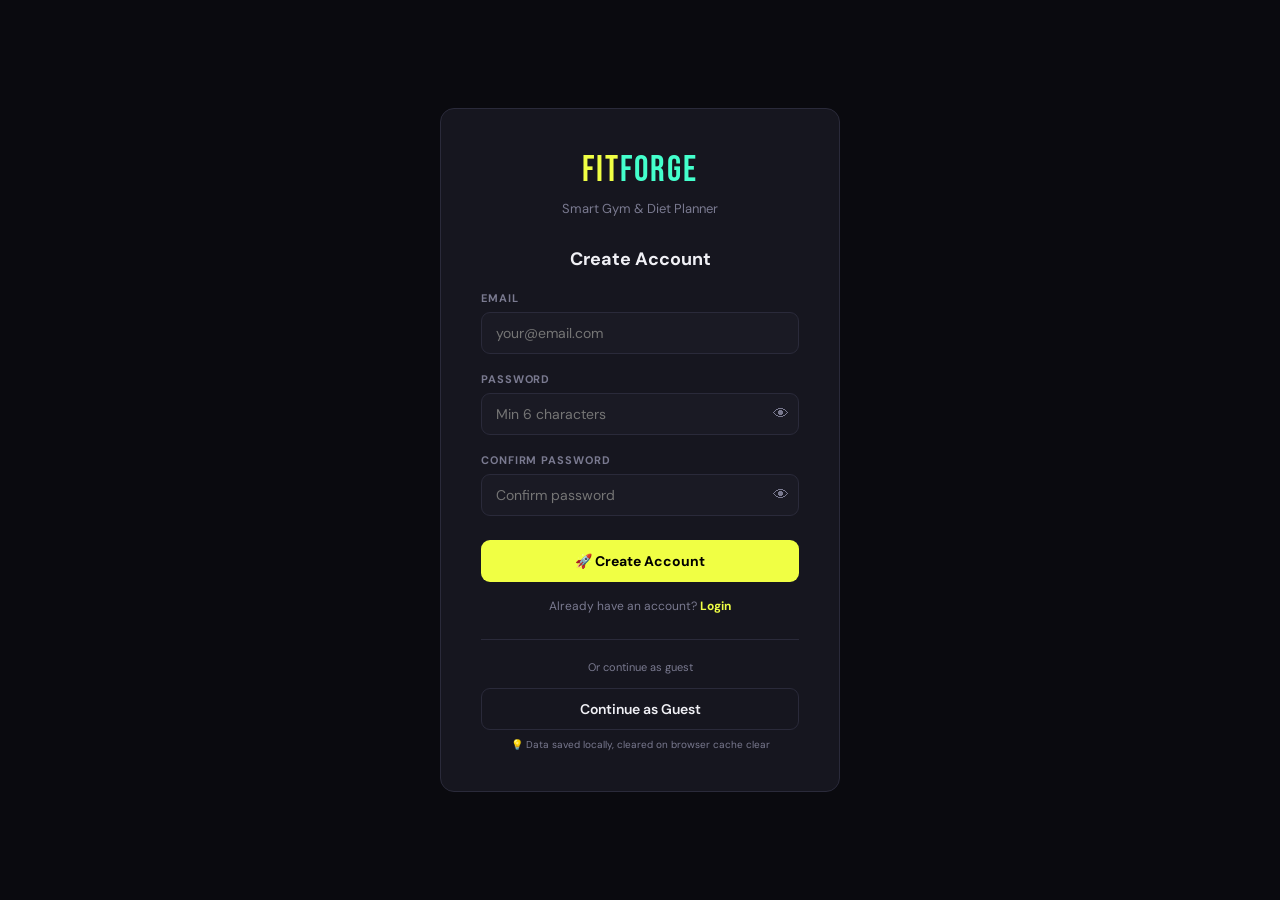
<file: index_old_backup.html>
<!DOCTYPE html>
<html lang="en">
<head>
<meta charset="UTF-8">
<meta name="viewport" content="width=device-width, initial-scale=1.0">
<title>FitForge — Smart Gym & Diet Planner</title>
<link href="https://fonts.googleapis.com/css2?family=Bebas+Neue&family=DM+Sans:wght@300;400;500;600;700&family=JetBrains+Mono:wght@400;600&display=swap" rel="stylesheet">
<style>
:root {
  --bg: #0a0a0f;
  --bg2: #111118;
  --bg3: #1a1a24;
  --card: #16161f;
  --border: #2a2a3a;
  --accent: #f0ff44;
  --accent2: #44ffcc;
  --accent3: #ff6b44;
  --text: #f0f0f5;
  --muted: #7a7a90;
  --red: #ff4466;
  --green: #44ff88;
  --blue: #4488ff;
  --purple: #aa44ff;
}
*{margin:0;padding:0;box-sizing:border-box}
html{scroll-behavior:smooth}
body{background:var(--bg);color:var(--text);font-family:'DM Sans',sans-serif;min-height:100vh;overflow-x:hidden}
::-webkit-scrollbar{width:4px}
::-webkit-scrollbar-track{background:var(--bg)}
::-webkit-scrollbar-thumb{background:var(--accent);border-radius:2px}
.screen{display:none;min-height:100vh;animation:fadeIn .4s ease}
.screen.active{display:block}
@keyframes fadeIn{from{opacity:0;transform:translateY(14px)}to{opacity:1;transform:translateY(0)}}
.site-header{position:fixed;top:0;left:0;right:0;z-index:200;background:rgba(10,10,15,.92);backdrop-filter:blur(14px);border-bottom:1px solid var(--border);display:flex;align-items:center;justify-content:space-between;padding:0 22px;height:58px}
.logo{font-family:'Bebas Neue',sans-serif;font-size:26px;letter-spacing:3px;color:var(--accent);cursor:pointer;text-decoration:none}
.logo span{color:var(--accent2)}
.nav-tabs{display:flex;gap:2px}
.nav-tab{padding:6px 13px;border-radius:6px;border:none;background:transparent;color:var(--muted);font-family:'DM Sans',sans-serif;font-size:12px;font-weight:600;cursor:pointer;transition:all .18s;letter-spacing:.3px}
.nav-tab:hover{color:var(--text);background:var(--bg3)}
.nav-tab.active{background:var(--accent);color:#000;font-weight:700}
.auth-header-right{display:flex;align-items:center;gap:12px}
.auth-user-display{font-size:11px;color:var(--muted);font-weight:600}
.logout-btn{background:rgba(255,68,102,.15);border:1px solid rgba(255,68,102,.3);color:var(--red);padding:6px 12px;border-radius:6px;cursor:pointer;font-size:11px;font-weight:700;transition:all .18s;font-family:'DM Sans',sans-serif}
.logout-btn:hover{background:rgba(255,68,102,.25)}
.mobile-nav{display:none;position:fixed;bottom:0;left:0;right:0;background:rgba(10,10,15,.96);backdrop-filter:blur(14px);border-top:1px solid var(--border);padding:6px 0 calc(6px + env(safe-area-inset-bottom));z-index:200}
.mobile-nav-inner{display:flex}
.mobile-nav-btn{flex:1;display:flex;flex-direction:column;align-items:center;gap:2px;padding:6px 2px;border:none;background:transparent;color:var(--muted);font-size:9px;font-family:'DM Sans',sans-serif;font-weight:700;cursor:pointer;transition:all .18s;text-transform:uppercase;letter-spacing:.4px}
.mobile-nav-btn .icon{font-size:19px;transition:transform .18s}
.mobile-nav-btn.active{color:var(--accent)}
.mobile-nav-btn.active .icon{transform:translateY(-2px)}
@media(max-width:680px){.nav-tabs{display:none}.auth-header-right{display:none}.mobile-nav{display:block}body{padding-bottom:68px}}
.container{max-width:1080px;margin:0 auto;padding:0 20px}
.section{padding:56px 0}
.section-title{font-family:'Bebas Neue',sans-serif;font-size:clamp(32px,6vw,60px);letter-spacing:2px;margin-bottom:8px;line-height:1}
.section-title span{color:var(--accent)}
.section-sub{color:var(--muted);margin-bottom:36px;font-size:14px}
.grid2{display:grid;grid-template-columns:repeat(auto-fit,minmax(280px,1fr));gap:18px}
.grid3{display:grid;grid-template-columns:repeat(auto-fit,minmax(220px,1fr));gap:15px}
.grid4{display:grid;grid-template-columns:repeat(auto-fit,minmax(170px,1fr));gap:13px}
.card{background:var(--card);border:1px solid var(--border);border-radius:14px;padding:22px;transition:all .25s}
.card:hover{border-color:rgba(240,255,68,.3);transform:translateY(-2px);box-shadow:0 10px 36px rgba(240,255,68,.07)}
.form-group{margin-bottom:18px}
.form-label{display:block;font-size:11px;font-weight:700;color:var(--muted);margin-bottom:7px;text-transform:uppercase;letter-spacing:.9px}
.form-input,.form-select{width:100%;background:var(--bg3);border:1px solid var(--border);color:var(--text);padding:11px 14px;border-radius:9px;font-family:'DM Sans',sans-serif;font-size:14px;transition:all .18s;outline:none}
.form-input:focus,.form-select:focus{border-color:var(--accent);box-shadow:0 0 0 3px rgba(240,255,68,.09)}
.form-select option{background:var(--bg3)}
.tag-group{display:flex;flex-wrap:wrap;gap:9px}
.tag{display:inline-flex;align-items:center;gap:6px;background:var(--bg3);border:1px solid var(--border);color:var(--text);padding:9px 15px;border-radius:999px;font-size:13px;font-weight:600;cursor:pointer;transition:all .18s;user-select:none}
.tag:hover{border-color:var(--accent);transform:translateY(-1px)}
.tag.selected{background:var(--accent);border-color:var(--accent);color:#000;font-weight:700;box-shadow:0 4px 16px rgba(240,255,68,.25)}
.btn-primary{display:inline-flex;align-items:center;gap:7px;background:var(--accent);color:#000;font-weight:700;font-size:14px;padding:12px 26px;border-radius:9px;border:none;cursor:pointer;transition:all .2s;font-family:'DM Sans',sans-serif}
.btn-primary:hover{transform:translateY(-2px);box-shadow:0 6px 24px rgba(240,255,68,.3)}
.btn-secondary{display:inline-flex;align-items:center;gap:7px;background:transparent;color:var(--text);font-weight:600;font-size:14px;padding:11px 22px;border-radius:9px;border:1px solid var(--border);cursor:pointer;transition:all .18s;font-family:'DM Sans',sans-serif}
.btn-secondary:hover{background:var(--bg3);border-color:var(--accent)}
.btn-full{width:100%;justify-content:center;margin-top:6px}
.auth-error{color:var(--red);font-size:12px;margin-bottom:12px;display:none}
.auth-toggle-text{text-align:center;margin-top:12px}
.auth-toggle-text span{color:var(--muted);font-size:12px}
.auth-toggle-btn{background:none;border:none;color:var(--accent);cursor:pointer;font-weight:700;font-size:12px;padding:0;font-family:'DM Sans',sans-serif}
.auth-toggle-btn:hover{color:var(--accent2)}
.info-box{background:rgba(68,255,204,.07);border:1px solid rgba(68,255,204,.2);border-radius:9px;padding:11px 14px;font-size:12px;color:var(--accent2);line-height:1.5;margin-bottom:14px}
.guest-mode-note{text-align:center;margin-top:24px;padding-top:20px;border-top:1px solid var(--border)}
.guest-mode-note-text{color:var(--muted);font-size:11px;margin-bottom:8px}
.guest-warning{color:var(--muted);font-size:10px;margin-top:8px}
.diet-meal-card{background:var(--bg3);border:1px solid var(--border);border-radius:11px;padding:16px;margin-bottom:12px}
.diet-meal-header{display:flex;align-items:center;justify-content:space-between;margin-bottom:10px}
.diet-meal-title{font-weight:700;font-size:14px;display:flex;align-items:center;gap:7px;flex:1}
.diet-meal-cals{font-family:'JetBrains Mono',monospace;font-size:12px;color:var(--accent);background:rgba(240,255,68,.08);padding:3px 9px;border-radius:5px;white-space:nowrap}
.diet-food-row{display:flex;justify-content:space-between;align-items:center;padding:5px 0;border-bottom:1px solid rgba(255,255,255,.04);font-size:13px}
.diet-food-row:last-child{border:none}
.diet-food-name{color:var(--text)}
.diet-food-macros{font-size:11px;color:var(--muted);font-family:'JetBrains Mono',monospace}
.workout-exercise-item{display:flex;align-items:center;gap:14px;padding:14px 16px;background:var(--bg3);border:1px solid var(--border);border-radius:11px;margin-bottom:10px;transition:all .2s}
.workout-exercise-item:hover{border-color:var(--accent2)}
.workout-checkbox{width:22px;height:22px;border-radius:6px;border:2px solid var(--border);background:var(--bg);cursor:pointer;display:flex;align-items:center;justify-content:center;flex-shrink:0;transition:all .18s}
.workout-checkbox.done{background:var(--accent);border-color:var(--accent)}
.workout-checkbox.done::after{content:'✓';font-size:13px;font-weight:800;color:#000}
.workout-ex-info{flex:1}
.workout-ex-name{font-size:14px;font-weight:700;margin-bottom:3px}
.workout-ex-meta{font-size:12px;color:var(--muted)}
.workout-ex-badge{font-family:'JetBrains Mono',monospace;font-size:12px;color:var(--accent);background:rgba(240,255,68,.09);padding:3px 10px;border-radius:5px;white-space:nowrap}
.workout-progress{height:6px;background:var(--border);border-radius:3px;overflow:hidden;margin-bottom:18px}
.workout-progress-fill{height:100%;background:var(--accent);border-radius:3px;transition:width .4s ease}
.ppl-panel{display:none}
.ppl-panel.active{display:block;animation:fadeIn .3s ease}
.sub-tabs{display:flex;gap:3px;margin-bottom:24px;background:var(--bg3);padding:4px;border-radius:9px;width:fit-content;flex-wrap:wrap}
.sub-tab{padding:7px 16px;border-radius:6px;border:none;background:transparent;color:var(--muted);font-family:'DM Sans',sans-serif;font-size:13px;font-weight:600;cursor:pointer;transition:all .18s}
.sub-tab.active{background:var(--accent);color:#000}
.ppl-tab{padding:7px 16px;border-radius:6px;border:none;background:transparent;color:var(--muted);font-family:'DM Sans',sans-serif;font-size:13px;font-weight:600;cursor:pointer;transition:all .18s}
.ppl-tab.active{background:var(--accent);color:#000}
.plan-day-card{background:var(--card);border:1px solid var(--border);border-radius:13px;overflow:hidden;margin-bottom:14px}
.plan-day-header{padding:14px 18px;display:flex;align-items:center;justify-content:space-between;cursor:pointer;transition:background .18s;background:var(--bg3)}
.plan-day-header:hover{background:var(--bg2)}
.plan-day-name{font-family:'Bebas Neue',sans-serif;font-size:19px;letter-spacing:1px}
.plan-day-focus{font-size:12px;color:var(--muted)}
.plan-day-body{padding:0 18px;max-height:0;overflow:hidden;transition:max-height .4s ease,padding .3s}
.plan-day-card.open .plan-day-body{max-height:700px;padding:14px 18px}
.plan-exercise-row{display:flex;align-items:center;justify-content:space-between;padding:9px 0;border-bottom:1px solid var(--border)}
.plan-exercise-row:last-child{border:none}
.plan-ex-name{font-size:13px;font-weight:600}
.plan-ex-sets{font-family:'JetBrains Mono',monospace;font-size:12px;color:var(--accent);background:rgba(240,255,68,.09);padding:2px 9px;border-radius:4px}
.recovery-select-row{display:flex;gap:10px;flex-wrap:wrap;margin-bottom:18px}
.recovery-area-btn{padding:9px 18px;border-radius:8px;border:1px solid var(--border);background:var(--bg3);color:var(--muted);font-size:13px;font-weight:600;cursor:pointer;transition:all .18s;font-family:'DM Sans',sans-serif}
.recovery-area-btn.active{background:var(--red);border-color:var(--red);color:#fff}
.recovery-type-row{display:flex;gap:8px;margin-bottom:20px}
.recovery-type-btn{flex:1;padding:10px;border-radius:8px;border:1px solid var(--border);background:var(--bg3);color:var(--muted);font-size:13px;font-weight:600;cursor:pointer;transition:all .18s;text-align:center;font-family:'DM Sans',sans-serif}
.recovery-type-btn.active.doms{background:rgba(240,255,68,.15);border-color:var(--accent);color:var(--accent)}
.recovery-type-btn.active.acute{background:rgba(255,68,102,.15);border-color:var(--red);color:var(--red)}
.substitution-row{display:flex;align-items:center;gap:10px;padding:11px 0;border-bottom:1px solid var(--border)}
.substitution-row:last-child{border:none}
.sub-avoid{font-size:13px;color:var(--red);font-weight:600;flex:1;text-decoration:line-through;opacity:.7}
.sub-arrow{color:var(--muted);font-size:16px}
.sub-do{font-size:13px;color:var(--green);font-weight:600;flex:1}
.food-search-wrap{position:relative;margin-bottom:18px}
.food-search{width:100%;background:var(--bg3);border:2px solid var(--border);color:var(--text);padding:13px 18px;border-radius:11px;font-size:15px;outline:none;font-family:'DM Sans',sans-serif;transition:all .18s}
.food-search:focus{border-color:var(--accent)}
.food-suggestions{position:absolute;top:calc(100% + 4px);left:0;right:0;background:var(--card);border:1px solid var(--border);border-radius:11px;max-height:260px;overflow-y:auto;z-index:50;box-shadow:0 12px 40px rgba(0,0,0,.55)}
.food-suggestion-item{padding:11px 15px;cursor:pointer;border-bottom:1px solid var(--border);transition:background .12s;display:flex;justify-content:space-between;align-items:center}
.food-suggestion-item:hover{background:var(--bg3)}
.food-suggestion-item:last-child{border-bottom:none}
.food-item-name{font-weight:600;font-size:13px}
.food-item-sub{font-size:11px;color:var(--muted)}
.food-item-cal{font-family:'JetBrains Mono',monospace;font-size:12px;color:var(--accent);font-weight:600}
.nutrition-grid{display:grid;grid-template-columns:repeat(auto-fit,minmax(130px,1fr));gap:11px;margin-top:18px}
.nutrition-item{background:var(--bg3);border:1px solid var(--border);border-radius:11px;padding:14px;text-align:center}
.nutrition-label{font-size:10px;color:var(--muted);text-transform:uppercase;letter-spacing:.8px;margin-bottom:7px;font-weight:700}
.nutrition-value{font-family:'Bebas Neue',sans-serif;font-size:26px;letter-spacing:1px}
.nutrition-unit{font-size:11px;color:var(--muted)}
.cal-ring-wrap{display:flex;justify-content:center;margin:18px 0}
.ring-svg{transform:rotate(-90deg)}
.ring-bg{fill:none;stroke:var(--bg3);stroke-width:12}
.ring-fill{fill:none;stroke-width:12;stroke-linecap:round;transition:stroke-dashoffset .8s ease}
.vitamin-row{display:flex;align-items:center;gap:11px;padding:9px 0;border-bottom:1px solid var(--border)}
.vitamin-row:last-child{border:none}
.vitamin-name{font-size:13px;font-weight:600;min-width:130px}
.vitamin-bar-wrap{flex:1}
.vitamin-bar{height:5px;background:var(--bg3);border-radius:3px;overflow:hidden}
.vitamin-bar-fill{height:100%;border-radius:3px;transition:width .6s ease}
.vitamin-amount{font-family:'JetBrains Mono',monospace;font-size:11px;color:var(--muted);min-width:78px;text-align:right}
.vitamin-status{font-size:10px;font-weight:700;min-width:48px;text-align:right}
.food-log-item{display:flex;align-items:center;justify-content:space-between;padding:11px 0;border-bottom:1px solid var(--border)}
.food-log-item:last-child{border-bottom:none}
.food-log-name{font-weight:600;font-size:13px}
.food-log-amount{font-size:12px;color:var(--muted)}
.food-log-macros{display:flex;gap:6px;flex-wrap:wrap}
.macro-pill{font-family:'JetBrains Mono',monospace;font-size:10px;padding:2px 7px;border-radius:4px;font-weight:700}
.macro-p{background:rgba(68,255,136,.1);color:var(--green)}
.macro-c{background:rgba(240,255,68,.1);color:var(--accent)}
.macro-f{background:rgba(255,107,68,.1);color:var(--accent3)}
.remove-food{background:none;border:none;color:var(--muted);cursor:pointer;font-size:15px;padding:4px;border-radius:4px;transition:all .18s;font-family:'DM Sans',sans-serif}
.remove-food:hover{color:var(--red);background:rgba(255,68,102,.1)}
.myth-card{background:var(--card);border:1px solid var(--border);border-radius:13px;padding:18px;position:relative;overflow:hidden}
.myth-card::before{content:'MYTH';position:absolute;top:11px;right:14px;font-family:'Bebas Neue',sans-serif;font-size:10px;letter-spacing:2px;color:var(--red);background:rgba(255,68,102,.1);border:1px solid rgba(255,68,102,.2);padding:2px 7px;border-radius:4px}
.fact-card{background:var(--card);border:1px solid rgba(68,255,136,.2);border-radius:13px;padding:18px;position:relative}
.fact-card::before{content:'FACT';position:absolute;top:11px;right:14px;font-family:'Bebas Neue',sans-serif;font-size:10px;letter-spacing:2px;color:var(--green);background:rgba(68,255,136,.1);border:1px solid rgba(68,255,136,.2);padding:2px 7px;border-radius:4px}
.ai-response{background:var(--bg3);border:1px solid rgba(68,255,204,.18);border-radius:12px;padding:18px;margin-top:14px;font-size:13px;line-height:1.7}
.ai-response h4{color:var(--accent2);font-size:14px;font-weight:700;margin-bottom:7px;margin-top:14px}
.ai-response h4:first-child{margin-top:0}
.ai-response ul{padding-left:15px;color:var(--muted);margin:6px 0}
.ai-response li{margin-bottom:3px}
.ai-response strong{color:var(--text)}
.bmi-display{background:var(--bg3);border:1px solid var(--border);border-radius:14px;padding:22px;text-align:center;margin-bottom:20px}
.bmi-number{font-family:'Bebas Neue',sans-serif;font-size:68px;line-height:1;letter-spacing:2px}
.bmi-label{font-size:13px;font-weight:700;text-transform:uppercase;letter-spacing:1px;margin-bottom:14px}
.bmi-scale{display:flex;border-radius:6px;overflow:hidden;height:8px;margin:14px 0}
.bmi-pointer-wrap{position:relative;height:18px;margin-top:3px}
.bmi-pointer{position:absolute;top:0;font-size:10px;color:var(--accent);transform:translateX(-50%);font-family:'JetBrains Mono',monospace;transition:left .6s}
.stat-strip{display:flex;gap:12px;flex-wrap:wrap;margin-bottom:24px}
.stat-box{background:var(--card);border:1px solid var(--border);border-radius:11px;padding:14px 18px;flex:1;min-width:110px}
.stat-box-label{font-size:10px;color:var(--muted);text-transform:uppercase;letter-spacing:.8px;font-weight:700;margin-bottom:5px}
.stat-box-value{font-family:'Bebas Neue',sans-serif;font-size:26px;letter-spacing:1px;line-height:1}
.stat-box-unit{font-size:11px;color:var(--muted);font-family:'DM Sans',sans-serif}
.chip{display:inline-flex;align-items:center;gap:3px;padding:3px 10px;border-radius:20px;font-size:11px;font-weight:700}
.chip-muscle{background:rgba(68,136,255,.1);color:var(--blue);border:1px solid rgba(68,136,255,.2)}
.warn-box{background:rgba(255,68,102,.07);border:1px solid rgba(255,68,102,.25);border-radius:9px;padding:11px 14px;font-size:12px;color:var(--red);line-height:1.5;margin-top:8px}
</style>
</head>
<body>

<!-- AUTH SCREEN -->
<div id="screen-auth" class="screen active">
  <div style="min-height:100vh;display:flex;align-items:center;justify-content:center;padding:20px">
    <div class="card" style="max-width:400px;width:100%;padding:40px">
      <div style="text-align:center;margin-bottom:30px">
        <div style="font-family:'Bebas Neue',sans-serif;font-size:36px;letter-spacing:2px;color:var(--accent);margin-bottom:8px">FIT<span style="color:var(--accent2)">FORGE</span></div>
        <div style="color:var(--muted);font-size:13px">Smart Gym & Diet Planner</div>
      </div>

      <!-- SIGNUP FORM -->
      <div id="auth-signup-form">
        <h2 style="text-align:center;margin-bottom:20px;font-size:18px">Create Account</h2>
        <div class="form-group">
          <label class="form-label">Email</label>
          <input class="form-input" id="auth-signup-email" type="email" placeholder="your@email.com">
        </div>
        <div class="form-group">
          <label class="form-label">Password</label>
          <div style="position:relative">
            <input class="form-input" id="auth-signup-password" type="password" placeholder="Min 6 characters" style="padding-right:44px">
            <button type="button" onclick="togglePwdVisibility('auth-signup-password',this)" style="position:absolute;right:10px;top:50%;transform:translateY(-50%);background:none;border:none;color:var(--muted);cursor:pointer;font-size:16px">👁</button>
          </div>
        </div>
        <div class="form-group">
          <label class="form-label">Confirm Password</label>
          <div style="position:relative">
            <input class="form-input" id="auth-signup-confirm" type="password" placeholder="Confirm password" style="padding-right:44px">
            <button type="button" onclick="togglePwdVisibility('auth-signup-confirm',this)" style="position:absolute;right:10px;top:50%;transform:translateY(-50%);background:none;border:none;color:var(--muted);cursor:pointer;font-size:16px">👁</button>
          </div>
        </div>
        <div id="auth-signup-error" class="auth-error"></div>
        <button class="btn-primary btn-full" onclick="handleSignup()">🚀 Create Account</button>
        <div class="auth-toggle-text">
          <span>Already have an account? </span>
          <button class="auth-toggle-btn" onclick="toggleAuthMode()">Login</button>
        </div>
      </div>

      <!-- LOGIN FORM -->
      <div id="auth-login-form" style="display:none">
        <h2 style="text-align:center;margin-bottom:20px;font-size:18px">Login</h2>
        <div class="form-group">
          <label class="form-label">Email</label>
          <input class="form-input" id="auth-login-email" type="email" placeholder="your@email.com">
        </div>
        <div class="form-group">
          <label class="form-label">Password</label>
          <div style="position:relative">
            <input class="form-input" id="auth-login-password" type="password" placeholder="Your password" style="padding-right:44px">
            <button type="button" onclick="togglePwdVisibility('auth-login-password',this)" style="position:absolute;right:10px;top:50%;transform:translateY(-50%);background:none;border:none;color:var(--muted);cursor:pointer;font-size:16px">👁</button>
          </div>
        </div>
        <div id="auth-login-error" class="auth-error"></div>
        <button class="btn-primary btn-full" onclick="handleLogin()">🔓 Login</button>
        <div class="auth-toggle-text">
          <span>No account? </span>
          <button class="auth-toggle-btn" onclick="toggleAuthMode()">Sign Up</button>
        </div>
      </div>

      <!-- GUEST MODE OPTION -->
      <div class="guest-mode-note">
        <div class="guest-mode-note-text">Or continue as guest</div>
        <button class="btn-secondary btn-full" style="margin-left:0" onclick="loginAsGuest()">Continue as Guest</button>
        <div class="guest-warning">💡 Data saved locally, cleared on browser cache clear</div>
      </div>
    </div>
  </div>
</div>

<!-- HEADER -->
<header class="site-header" style="display:none" id="main-header">
  <a class="logo" onclick="showScreen('home')">FIT<span>FORGE</span></a>
  <nav class="nav-tabs" id="desktop-nav">
    <button class="nav-tab active" onclick="showScreen('home')">Home</button>
    <button class="nav-tab" onclick="showScreen('profile')">Profile</button>
    <button class="nav-tab" onclick="showScreen('gym')">Gym Tracker</button>
    <button class="nav-tab" onclick="showScreen('diet')">Diet Plan</button>
    <button class="nav-tab" onclick="showScreen('recovery')">Recovery Desk</button>
    <button class="nav-tab" onclick="showScreen('myths')">Myths</button>
  </nav>
  <div class="auth-header-right">
    <span class="auth-user-display" id="auth-user-display"></span>
    <button class="logout-btn" onclick="logout()">Logout</button>
  </div>
</header>

<div class="mobile-nav" id="mobile-nav" style="display:none"><div class="mobile-nav-inner">
  <button class="mobile-nav-btn active" onclick="showScreen('home')"><span class="icon">🏠</span>Home</button>
  <button class="mobile-nav-btn" onclick="showScreen('profile')"><span class="icon">📊</span>Profile</button>
  <button class="mobile-nav-btn" onclick="showScreen('gym')"><span class="icon">💪</span>Gym</button>
  <button class="mobile-nav-btn" onclick="showScreen('diet')"><span class="icon">🥗</span>Diet</button>
  <button class="mobile-nav-btn" onclick="showScreen('recovery')"><span class="icon">🩹</span>Recovery</button>
  <button class="mobile-nav-btn" style="position:fixed;bottom:68px;right:0;width:auto;border-radius:50%;background:rgba(255,68,102,.15)" onclick="logout()">🚪</button>
</div></div>

<!-- ===== HOME ===== -->
<div id="screen-home" class="screen">
  <div style="padding:96px 20px 56px;text-align:center;background:radial-gradient(ellipse 80% 50% at 50% 0%,rgba(240,255,68,.07),transparent)">
    <div style="max-width:1080px;margin:0 auto">
      <div style="display:inline-block;background:var(--bg3);border:1px solid var(--border);border-radius:20px;padding:5px 15px;font-size:11px;font-family:'JetBrains Mono',monospace;color:var(--accent2);margin-bottom:18px;letter-spacing:1px">🏋️ SMART FITNESS PLANNER v4.0 — MULTI-USER</div>
      <h1 style="font-family:'Bebas Neue',sans-serif;font-size:clamp(54px,10vw,114px);line-height:.93;letter-spacing:2px;margin-bottom:18px">BUILD YOUR<br><span style="color:var(--accent)">BEST BODY</span></h1>
      <p style="color:var(--muted);font-size:16px;max-width:520px;margin:0 auto 32px;line-height:1.6">Your fitness data is now saved. Login to any device, access your progress anywhere. Personalized diet, workouts, and recovery protocols.</p>
      <button class="btn-primary" onclick="showScreen('profile')">🚀 Start My Plan</button>
    </div>
  </div>
</div>

<!-- ===== PROFILE ===== -->
<div id="screen-profile" class="screen">
  <div style="background:linear-gradient(135deg,rgba(240,255,68,.06),transparent);padding:48px 20px 28px">
    <div class="container">
      <h1 style="font-family:'Bebas Neue',sans-serif;font-size:48px;letter-spacing:2px">YOUR<br><span style="color:var(--accent)">PROFILE</span></h1>
      <p style="color:var(--muted);margin-top:8px">Track your body metrics and goals</p>
    </div>
  </div>
  <div class="container section">
    <div class="card" style="margin-bottom:28px">
      <h3 style="font-size:15px;margin-bottom:16px">👤 Personal Details</h3>
      <div class="form-row">
        <div class="form-group"><label class="form-label">Name</label><input class="form-input" id="p-name" placeholder="Your name" onchange="autoSave()"></div>
        <div class="form-group"><label class="form-label">Age</label><input class="form-input" id="p-age" type="number" placeholder="25" min="13" max="80" onchange="autoSave()"></div>
      </div>
      <div class="form-row">
        <div class="form-group"><label class="form-label">Weight (kg)</label><input class="form-input" id="p-weight" type="number" placeholder="70" min="30" max="200" onchange="calcBMI(); autoSave()"></div>
        <div class="form-group"><label class="form-label">Height (cm)</label><input class="form-input" id="p-height" type="number" placeholder="175" min="120" max="240" onchange="calcBMI(); autoSave()"></div>
      </div>
      <div class="form-group"><label class="form-label">Primary Goal</label>
        <div class="tag-group" id="goal-tags">
          <div class="tag" onclick="selectTag(this,'goal'); autoSave()">💪 Gain Muscle &amp; Weight</div>
          <div class="tag" onclick="selectTag(this,'goal'); autoSave()">🔥 Lose Fat (Preserve Muscle)</div>
          <div class="tag" onclick="selectTag(this,'goal'); autoSave()">⚡ Get Stronger</div>
          <div class="tag" onclick="selectTag(this,'goal'); autoSave()">🏃 Improve Athletic Performance</div>
        </div>
      </div>
      <div class="form-group"><label class="form-label">Injury History (Select all that apply)</label>
        <div class="tag-group" id="injury-tags">
          <div class="tag" onclick="toggleTag(this); autoSave()">🔴 Back Pain</div>
          <div class="tag" onclick="toggleTag(this); autoSave()">🦵 Knee Issues</div>
          <div class="tag" onclick="toggleTag(this); autoSave()">💪 Shoulder Issues</div>
          <div class="tag" onclick="toggleTag(this); autoSave()">🤕 None</div>
        </div>
      </div>
    </div>
    <div id="profile-results"></div>
    <button class="btn-primary btn-full" onclick="generateAIAdvice()">🤖 Get AI Analysis (Optional)</button>
  </div>
</div>

<!-- ===== GYM TRACKER ===== -->
<div id="screen-gym" class="screen">
  <div style="background:linear-gradient(135deg,rgba(68,255,136,.06),transparent);padding:48px 20px 28px">
    <div class="container">
      <h1 style="font-family:'Bebas Neue',sans-serif;font-size:48px;letter-spacing:2px">GYM<br><span style="color:var(--accent2)">TRACKER</span></h1>
      <p style="color:var(--muted);margin-top:8px">PPL Split — Daily sync · Week A/B rotation</p>
      <!-- TODAY BANNER -->
      <div id="today-banner" style="margin-top:18px;padding:14px 18px;background:rgba(68,255,204,.08);border:1px solid rgba(68,255,204,.25);border-radius:12px;display:inline-flex;align-items:center;gap:12px">
        <span style="font-size:22px" id="today-icon">💪</span>
        <div>
          <div style="font-size:11px;color:var(--muted);font-weight:700;text-transform:uppercase;letter-spacing:.8px">TODAY</div>
          <div style="font-size:15px;font-weight:700;color:var(--accent2)" id="today-label">Loading...</div>
          <div style="font-size:11px;color:var(--muted);margin-top:2px" id="today-week-label"></div>
        </div>
      </div>
    </div>
  </div>
  <div class="container section">
    <!-- PPL Tabs -->
    <div class="sub-tabs">
      <button class="sub-tab ppl-tab active" onclick="switchPPL('push',this)" id="tab-push">💪 PUSH</button>
      <button class="sub-tab ppl-tab" onclick="switchPPL('pull',this)" id="tab-pull">🔥 PULL</button>
      <button class="sub-tab ppl-tab" onclick="switchPPL('legs',this)" id="tab-legs">🦵 LEGS</button>
    </div>

    <!-- PUSH -->
    <div class="ppl-panel active" id="ppl-push">
      <div class="info-box">💡 <strong>Push Day:</strong> Incline pressing reduces shoulder impingement risk. Week A = dumbbell focus. Week B = barbell + cables. Always finish with Face Pulls on push day to balance shoulder health.</div>
      <!-- Warmup -->
      <div id="warmup-push"></div>
      <div class="workout-progress"><div class="workout-progress-fill" id="push-progress" style="width:0%"></div></div>
      <p style="font-size:12px;color:var(--muted);margin-bottom:16px" id="push-progress-label">0 / 8 exercises completed</p>
      <div id="push-exercises"></div>
    </div>

    <!-- PULL -->
    <div class="ppl-panel" id="ppl-pull" style="display:none">
      <div class="info-box">💡 <strong>Pull Day:</strong> Face Pulls are mandatory every session — they reverse desk posture. Week A = cable machine focus. Week B = barbell rows + pull-ups. Don't skip the rear delt work.</div>
      <!-- Warmup -->
      <div id="warmup-pull"></div>
      <div class="workout-progress"><div class="workout-progress-fill" id="pull-progress" style="width:0%"></div></div>
      <p style="font-size:12px;color:var(--muted);margin-bottom:16px" id="pull-progress-label">0 / 8 exercises completed</p>
      <div id="pull-exercises"></div>
    </div>

    <!-- LEGS -->
    <div class="ppl-panel" id="ppl-legs" style="display:none">
      <div class="info-box">💡 <strong>Legs Day:</strong> Box Squats protect knees. Romanian Deadlifts are a hip hinge — not a lower-back exercise. Week A = machine + dumbbell focus. Week B = barbell squat + rack work.</div>
      <!-- Warmup -->
      <div id="warmup-legs"></div>
      <div class="workout-progress"><div class="workout-progress-fill" id="legs-progress" style="width:0%"></div></div>
      <p style="font-size:12px;color:var(--muted);margin-bottom:16px" id="legs-progress-label">0 / 8 exercises completed</p>
      <div id="legs-exercises"></div>
    </div>

    <!-- WEEKLY SPLIT ACCORDION -->
    <div style="margin-top:44px">
      <p class="section-title" style="margin-bottom:6px">WEEKLY <span>SPLIT</span></p>
      <p class="section-sub" style="margin-bottom:20px">6-day schedule — tap any day to expand</p>
      <div id="weekly-split"></div>
    </div>
  </div>
</div>

<!-- ===== DIET PLAN ===== -->
<div id="screen-diet" class="screen">
  <div style="background:linear-gradient(135deg,rgba(240,255,68,.06),transparent);padding:48px 20px 28px">
    <div class="container">
      <h1 style="font-family:'Bebas Neue',sans-serif;font-size:48px;letter-spacing:2px">SMART<br><span style="color:var(--accent)">DIET PLAN</span></h1>
      <p style="color:var(--muted);margin-top:8px">Portions calculated from your weight and goal</p>
    </div>
  </div>
  <div class="container section">
    <!-- Controls -->
    <div class="card" style="margin-bottom:24px">
      <h3 style="font-size:15px;margin-bottom:16px">⚙️ Generate Your Personalised Diet</h3>
      <div class="form-row" style="margin-bottom:12px">
        <div class="form-group" style="margin:0"><label class="form-label">Your Weight (kg)</label><input class="form-input" id="diet-weight" type="number" placeholder="70" min="30" max="200" onchange="autoSave()"></div>
        <div class="form-group" style="margin:0"><label class="form-label">Your Goal</label>
          <select class="form-select" id="diet-goal" onchange="autoSave()">
            <option value="gain">Gain Muscle &amp; Weight</option>
            <option value="loss">Lose Fat (Preserve Muscle)</option>
            <option value="strength">Get Stronger</option>
            <option value="maintenance">Stay Fit / Maintain</option>
          </select>
        </div>
      </div>
      <div class="form-row">
        <div class="form-group" style="margin:0"><label class="form-label">Activity Level</label>
          <select class="form-select" id="diet-activity" onchange="autoSave()">
            <option value="light">Light (1–2 gym days)</option>
            <option value="moderate" selected>Moderate (3–4 gym days)</option>
            <option value="active">Active (5–6 gym days)</option>
          </select>
        </div>
        <div class="form-group" style="margin:0"><label class="form-label">Diet Type</label>
          <select class="form-select" id="diet-type" onchange="autoSave()">
            <option value="veg">Pure Vegetarian</option>
            <option value="egg">Veg + Eggs</option>
            <option value="nonveg" selected>Veg + Chicken / Fish</option>
            <option value="fullnonveg">Full Non-Veg</option>
          </select>
        </div>
      </div>
      <button class="btn-primary btn-full" style="margin-top:14px" onclick="generateDietPlan()">🥗 Calculate My Diet Plan</button>
    </div>
    <!-- Macro summary -->
    <div id="diet-macro-summary" style="display:none;margin-bottom:24px">
      <div class="stat-strip" id="diet-stats"></div>
      <div class="info-box" id="diet-logic-note"></div>
    </div>
    <!-- Meals -->
    <div id="diet-meals-output">
      <div style="text-align:center;padding:48px 20px;color:var(--muted)"><div style="font-size:52px;margin-bottom:14px">🥗</div><p>Enter your details above and click Calculate to see your personalised meal plan</p></div>
    </div>
    <!-- Food tracker section -->
    <div style="margin-top:44px">
      <p class="section-title" style="margin-bottom:6px">FOOD <span>TRACKER</span></p>
      <p class="section-sub" style="margin-bottom:20px">Search and add any food to track today's intake</p>
      <div class="food-search-wrap">
        <input class="food-search" id="food-search-input" placeholder="🔍 Search food… rice, eggs, chicken, banana, dal" oninput="searchFood()" autocomplete="off">
        <div class="food-suggestions" id="food-suggestions" style="display:none"></div>
      </div>
      <div class="cal-ring-wrap" style="position:relative;width:170px;height:170px;margin:0 auto 20px">
        <svg class="ring-svg" width="170" height="170" viewBox="0 0 170 170">
          <circle class="ring-bg" cx="85" cy="85" r="68"/>
          <circle id="cal-ring" class="ring-fill" cx="85" cy="85" r="68" stroke="var(--accent)" stroke-dasharray="427" stroke-dashoffset="427"/>
        </svg>
        <div style="position:absolute;top:50%;left:50%;transform:translate(-50%,-50%);text-align:center">
          <div id="cal-consumed" style="font-family:'Bebas Neue',sans-serif;font-size:34px;color:var(--accent);line-height:1">0</div>
          <div style="font-size:11px;color:var(--muted)">/ <span id="cal-target-display">2800</span> kcal</div>
          <div id="cal-remaining-display" style="font-size:10px;color:var(--accent2);margin-top:3px">2800 left</div>
        </div>
      </div>
      <div class="nutrition-grid">
        <div class="nutrition-item"><div class="nutrition-label">Protein</div><div class="nutrition-value" id="nt-prot" style="color:var(--green)">0</div><div class="nutrition-unit">g / <span id="nt-prot-t">100</span>g</div><div class="progress-bar"><div class="progress-fill" id="pb-prot" style="width:0%;background:var(--green)"></div></div></div>
        <div class="nutrition-item"><div class="nutrition-label">Carbs</div><div class="nutrition-value" id="nt-carb" style="color:var(--accent)">0</div><div class="nutrition-unit">g</div><div class="progress-bar"><div class="progress-fill" id="pb-carb" style="width:0%;background:var(--accent)"></div></div></div>
        <div class="nutrition-item"><div class="nutrition-label">Fat</div><div class="nutrition-value" id="nt-fat" style="color:var(--accent3)">0</div><div class="nutrition-unit">g</div><div class="progress-bar"><div class="progress-fill" id="pb-fat" style="width:0%;background:var(--accent3)"></div></div></div>
        <div class="nutrition-item"><div class="nutrition-label">Fiber</div><div class="nutrition-value" id="nt-fiber" style="color:var(--blue)">0</div><div class="nutrition-unit">/ 30g</div><div class="progress-bar"><div class="progress-fill" id="pb-fiber" style="width:0%;background:var(--blue)"></div></div></div>
      </div>
      <div class="card" style="margin-top:18px">
        <h3 style="font-size:14px;margin-bottom:6px">💊 Vitamins &amp; Minerals</h3>
        <div id="vit-display"></div>
      </div>
      <div class="card" style="margin-top:18px">
        <div style="display:flex;align-items:center;justify-content:space-between;margin-bottom:14px">
          <h3 style="font-size:14px">📋 Today's Log</h3>
          <button onclick="clearFoodLog()" style="background:rgba(255,68,102,.08);border:1px solid rgba(255,68,102,.2);color:var(--red);padding:5px 12px;border-radius:6px;cursor:pointer;font-size:11px;font-weight:700">Clear All</button>
        </div>
        <div id="food-log-list"><div style="text-align:center;padding:24px;color:var(--muted);font-size:13px">Search and add foods above to track today</div></div>
      </div>
    </div>
  </div>
</div>

<!-- ===== RECOVERY DESK ===== -->
<div id="screen-recovery" class="screen">
  <div style="background:linear-gradient(135deg,rgba(255,107,68,.06),transparent);padding:48px 20px 28px">
    <div class="container">
      <h1 style="font-family:'Bebas Neue',sans-serif;font-size:48px;letter-spacing:2px">RECOVERY<br><span style="color:var(--accent3)">DESK</span></h1>
      <p style="color:var(--muted);margin-top:8px">Problem area protocols with safe substitutions</p>
    </div>
  </div>
  <div class="container section">
    <div class="card" style="margin-bottom:22px">
      <p class="form-label" style="margin-bottom:10px">Step 1 — Select Problem Area</p>
      <div class="recovery-select-row">
        <button class="recovery-area-btn active" onclick="setRecoveryArea('back',this)">🔴 Lower Back</button>
        <button class="recovery-area-btn" onclick="setRecoveryArea('knees',this)">🦵 Knees</button>
        <button class="recovery-area-btn" onclick="setRecoveryArea('shoulders',this)">💪 Shoulders</button>
      </div>
      <p class="form-label" style="margin-bottom:10px;margin-top:16px">Step 2 — Select Pain Type</p>
      <div class="recovery-type-row">
        <button class="recovery-type-btn active doms" onclick="setRecoveryType('doms',this)">😣 Muscle Soreness (DOMS)<br><small style="font-weight:400;font-size:10px">Generalised ache 24–48h after training</small></button>
        <button class="recovery-type-btn acute" onclick="setRecoveryType('acute',this)">⚡ Acute Joint Pain<br><small style="font-weight:400;font-size:10px">Sharp / stabbing during or after exercise</small></button>
      </div>
    </div>
    <div id="recovery-protocol-output"></div>
  </div>
</div>

<!-- ===== MYTHS ===== -->
<div id="screen-myths" class="screen">
  <div style="background:linear-gradient(135deg,rgba(170,68,255,.06),transparent);padding:48px 20px 28px">
    <div class="container">
      <h1 style="font-family:'Bebas Neue',sans-serif;font-size:48px;letter-spacing:2px">MYTHS<br><span style="color:var(--purple)">& FACTS</span></h1>
      <p style="color:var(--muted);margin-top:8px">Common fitness myths debunked with science</p>
    </div>
  </div>
  <div class="container section"><div id="myths-grid"></div></div>
</div>

<script>
// ============================================================
// DATA
// ============================================================
const FOOD_DB = [
  {n:"Boiled Egg",cal:78,p:6,c:0.6,f:5,fi:0,vitC:0,vitD:44,ca:28,fe:0.9,k:69,s:"1 egg (50g)"},
  {n:"Scrambled Eggs",cal:91,p:6.1,c:0.7,f:6.7,fi:0,vitC:0,vitD:44,ca:28,fe:0.9,k:69,s:"1 egg cooked (55g)"},
  {n:"Banana",cal:89,p:1.1,c:23,f:0.3,fi:2.6,vitC:8.7,vitD:0,ca:5,fe:0.3,k:358,s:"1 medium (100g)"},
  {n:"Whole Milk",cal:61,p:3.2,c:4.8,f:3.3,fi:0,vitC:0,vitD:40,ca:113,fe:0,k:150,s:"100ml"},
  {n:"Cooked Rice",cal:130,p:2.7,c:28,f:0.3,fi:0.4,vitC:0,vitD:0,ca:10,fe:0.2,k:35,s:"100g cooked"},
  {n:"Roti / Chapati",cal:104,p:3.5,c:20,f:1.5,fi:2.4,vitC:0,vitD:0,ca:27,fe:1.6,k:86,s:"1 medium (40g)"},
  {n:"Dal (Cooked)",cal:116,p:9,c:20,f:0.4,fi:8,vitC:0,vitD:0,ca:19,fe:3.3,k:369,s:"100g"},
  {n:"Chicken Breast",cal:165,p:31,c:0,f:3.6,fi:0,vitC:0,vitD:4,ca:15,fe:1,k:256,s:"100g grilled"},
  {n:"Paneer",cal:265,p:18,c:1.2,f:21,fi:0,vitC:0,vitD:7,ca:480,fe:0.5,k:98,s:"100g"},
  {n:"Peanut Butter",cal:188,p:8,c:6.4,f:16,fi:1.9,vitC:0,vitD:0,ca:16,fe:0.6,k:179,s:"2 tbsp (32g)"},
  {n:"Oats",cal:389,p:17,c:66,f:7,fi:11,vitC:0,vitD:0,ca:54,fe:4.7,k:429,s:"100g dry"},
  {n:"Soya Chunks",cal:345,p:52,c:33,f:0.5,fi:13,vitC:0,vitD:0,ca:350,fe:13,k:1950,s:"100g dry"},
  {n:"Fish (Rohu)",cal:97,p:17,c:0,f:3,fi:0,vitC:0,vitD:320,ca:530,fe:1,k:250,s:"100g"},
  {n:"Almonds",cal:58,p:2.1,c:2.2,f:5,fi:1.3,vitC:0,vitD:0,ca:26,fe:0.4,k:73,s:"10 nuts"},
  {n:"Sweet Potato",cal:86,p:1.6,c:20,f:0.1,fi:3,vitC:19.6,vitD:0,ca:30,fe:0.6,k:337,s:"100g"},
  {n:"Spinach",cal:23,p:2.9,c:3.6,f:0.4,fi:2.2,vitC:28.1,vitD:0,ca:99,fe:2.7,k:558,s:"100g"},
  {n:"Dahi / Yogurt",cal:61,p:3.5,c:4.7,f:3.3,fi:0,vitC:0,vitD:3,ca:121,fe:0.1,k:155,s:"100g"},
  {n:"Mixed Nuts",cal:607,p:20,c:21,f:54,fi:7,vitC:0.6,vitD:0,ca:264,fe:3.1,k:660,s:"100g"},
  {n:"Whey Protein",cal:120,p:25,c:3,f:1.5,fi:0,vitC:0,vitD:0,ca:150,fe:0,k:160,s:"1 scoop (30g)"},
  {n:"Broccoli",cal:55,p:3.7,c:11,f:0.6,fi:5.1,vitC:89.2,vitD:0,ca:47,fe:0.7,k:316,s:"100g"},
  {n:"Apple",cal:52,p:0.3,c:14,f:0.2,fi:2.4,vitC:4.6,vitD:0,ca:6,fe:0.1,k:107,s:"1 medium"},
  {n:"Lassi",cal:70,p:3.5,c:8,f:2.5,fi:0,vitC:0,vitD:5,ca:120,fe:0.1,k:160,s:"200ml"}
];

// ── WARMUP PROTOCOLS per day type ──────────────────────────────
const WARMUP_DATA = {
  push: [
    {name:"Arm Circles",duration:"30 sec each direction",icon:"🔄",note:"Big slow circles forward then backward. Lubricates shoulder joint before any pressing."},
    {name:"Band Pull-Aparts",duration:"2 × 20 reps",icon:"🎗️",note:"Light band. Arms straight, pull band to chest. Activates rear delts and rotator cuff — prevents shoulder injury."},
    {name:"Wall Slide",duration:"2 × 10 reps",icon:"🧱",note:"Back flat on wall, slide arms overhead like a snow angel. Teaches shoulder blade control before pressing."},
    {name:"Light DB Press (50% weight)",duration:"1 × 15 reps",icon:"🏋️",note:"First working set at half your normal weight. Gets joints warm before real load."},
    {name:"Chest Stretch (Doorframe)",duration:"30 sec each side",icon:"🚪",note:"Hold doorframe, lean through. Opens the pec minor — improves pressing depth and shoulder health."}
  ],
  pull: [
    {name:"Cat-Cow Stretch",duration:"10 slow reps",icon:"🐱",note:"On hands and knees. Arch up (cat), then drop belly down (cow). Warms up entire spine before pulling."},
    {name:"Scapular Pull-Ups",duration:"2 × 10 reps",icon:"⬆️",note:"Hang from bar, retract and depress shoulder blades without bending elbows. Activates lats before any row or pulldown."},
    {name:"Band Face Pulls",duration:"2 × 15 reps",icon:"🎯",note:"Light band at face height. Pull to ears. Warms up rear delts and rotator cuff — mandatory for back day."},
    {name:"Dead Hang",duration:"3 × 20 sec",icon:"🙌",note:"Just hang from the bar. Decompresses spine, improves grip, stretches lats. Best warm-up for pull day."},
    {name:"Thoracic Rotation Stretch",duration:"5 reps each side",icon:"🔃",note:"Seated, hands behind head. Rotate chest to each side. Opens up mid-back for rowing movements."}
  ],
  legs: [
    {name:"Hip Circles",duration:"10 reps each direction",icon:"🔵",note:"Stand, one hand on wall. Big hip circles. Opens hip joint before any squat or deadlift."},
    {name:"Bodyweight Squat",duration:"2 × 15 reps",icon:"🦵",note:"Slow controlled reps. Sit back, knees track over toes. Warms up entire lower body movement pattern."},
    {name:"Hip Flexor Stretch (Lunge)",duration:"30 sec each side",icon:"🧘",note:"Kneeling lunge, push hips forward. Stretches hip flexors that shorten from sitting — improves squat depth."},
    {name:"Glute Bridge",duration:"2 × 15 reps",icon:"🌉",note:"Lie on back, drive hips up. Activates glutes before loading. Weak glute activation = knees caving = injury."},
    {name:"Leg Swing (Front-Back + Side)",duration:"10 reps each leg each direction",icon:"🏃",note:"Hold wall for balance. Swing leg forward/back then side-to-side. Dynamically opens hip for deep work."}
  ],
  rest: []
};

// ── EXPANDED PPL DATA — Week A & Week B ────────────────────────
const PPL_DATA_WEEK = {
  A: {
    push: [
      {name:"Incline Dumbbell Press",sets:"4",reps:"10–12",muscles:"Upper Chest · Front Shoulders · Triceps",equipment:"Dumbbell + Bench",note:"Set bench 30–45°. Lower slowly — 2s eccentric. Controls shoulder impingement vs flat barbell."},
      {name:"Neutral-Grip Dumbbell Press (Flat)",sets:"3",reps:"10–12",muscles:"Chest · Triceps",equipment:"Dumbbell + Bench",note:"Palms face each other throughout. Reduces shoulder joint stress. Best if you have shoulder history."},
      {name:"Seated Overhead Press (Dumbbell)",sets:"3",reps:"10–12",muscles:"Medial & Front Deltoid · Triceps",equipment:"Dumbbell + Bench",note:"Seated with back support. Start arms at 90°, press overhead. Never behind the neck."},
      {name:"Lateral Raises",sets:"4",reps:"15–20",muscles:"Medial Deltoid (Width)",equipment:"Dumbbell",note:"Very light weight. Lead with elbows. Tilt pinky slightly up at top. Slow 3s lowering = most growth."},
      {name:"Cable Chest Fly (Low-to-High)",sets:"3",reps:"14–16",muscles:"Upper Chest · Front Delt",equipment:"Cable Machine",note:"Cables set low. Pull upward and across. Maintains constant tension — dumbbells lose it at the top."},
      {name:"Overhead Tricep Extension",sets:"3",reps:"12–14",muscles:"Long Head Triceps",equipment:"Dumbbell",note:"One dumbbell, both hands. Lower behind head slowly. Elbows point forward — don't flare."},
      {name:"Tricep Pushdown (Cable — Bar)",sets:"3",reps:"12–15",muscles:"Lateral & Medial Tricep Head",equipment:"Cable Machine",note:"Elbows locked to sides. Press bar down fully — lock out. Full range of motion. Light to moderate weight."},
      {name:"Pec Deck / Chest Fly Machine",sets:"3",reps:"12–15",muscles:"Chest (Isolation)",equipment:"Machine",note:"Set arms at chest height. Don't let weight stack fully rest between reps — keep tension. Feel the stretch at the open position."}
    ],
    pull: [
      {name:"Lat Pulldown (Wide Grip)",sets:"4",reps:"10–12",muscles:"Latissimus Dorsi · Biceps",equipment:"Cable Machine",note:"Grip slightly wider than shoulders. Lean back 10°. Drive elbows to pockets. Think 'elbows down' not 'bar down'."},
      {name:"Chest-Supported Dumbbell Row",sets:"4",reps:"10–12",muscles:"Mid Back · Lower Traps · Rear Delts",equipment:"Dumbbell + Incline Bench",note:"Chest fully on bench — lower back completely removed. Pull elbows back and up. Squeeze for 1 sec at top."},
      {name:"Cable Seated Row (Close Grip)",sets:"3",reps:"10–12",muscles:"Mid Back · Biceps · Rear Delts",equipment:"Cable Machine",note:"Sit tall. Pull handle to lower sternum. Squeeze shoulder blades together. Don't round forward."},
      {name:"Face Pulls (Cable — Rope)",sets:"3",reps:"15–20",muscles:"Rear Deltoid · External Rotators",equipment:"Cable Machine",note:"MANDATORY. Cable at forehead height. Pull to face — hands split apart, elbows out. Reverses rounded-shoulder posture."},
      {name:"Straight-Arm Pulldown",sets:"3",reps:"12–15",muscles:"Lats (Long Head)",equipment:"Cable Machine",note:"Arms straight, slight bend at elbow. Pull bar from overhead to thighs. Keeps lats under tension — builds that V-taper sweep."},
      {name:"Bicep Curl (Barbell or EZ Bar)",sets:"3",reps:"10–12",muscles:"Biceps Brachii",equipment:"Barbell / EZ Bar",note:"Elbows fixed at sides. Controlled lowering 3s. Full ROM — don't cut range to go heavier."},
      {name:"Hammer Curl",sets:"3",reps:"12",muscles:"Brachialis · Brachioradialis",equipment:"Dumbbell",note:"Neutral grip throughout. Builds arm thickness more than regular curls. Alternate arms."},
      {name:"Reverse Curl",sets:"2",reps:"12–15",muscles:"Brachioradialis · Forearm Extensors",equipment:"Barbell / Dumbbell",note:"Overhand grip (pronated). Curls the forearm — builds forearm thickness and grip. Often skipped but very effective."}
    ],
    legs: [
      {name:"Box Squat (Goblet)",sets:"4",reps:"12",muscles:"Quads · Glutes · Hamstrings · Core",equipment:"Dumbbell + Box/Bench",note:"Dumbbell at chest. Box behind — sit BACK onto it. Teaches hip-hinge. Protects knees by preventing forward knee travel."},
      {name:"Romanian Deadlift (Dumbbell)",sets:"4",reps:"10–12",muscles:"Hamstrings · Glutes · Spinal Erectors",equipment:"Dumbbell",note:"Hip hinge — push hips BACK, not down. Soft knee bend. Feel hamstring stretch. Neutral spine mandatory."},
      {name:"Leg Press — High Foot Placement",sets:"4",reps:"12–15",muscles:"Glutes · Hamstrings",equipment:"Leg Press Machine",note:"Feet high and wide — shifts load to glutes/hamstrings away from quads. Don't let lower back peel off. Stop at 90° knee."},
      {name:"Bulgarian Split Squat",sets:"3",reps:"10 each leg",muscles:"Quads · Glutes · Hip Flexors",equipment:"Dumbbell + Bench",note:"Rear foot on bench, front foot forward. Lower slowly. Front knee tracks toes. The hardest leg exercise — but incredible for single-leg strength and glute development."},
      {name:"Leg Curl Machine",sets:"3",reps:"12–15",muscles:"Hamstrings (Short Head)",equipment:"Machine",note:"Full ROM — don't cut the range. Slow 3s lowering. Hamstrings are often undertrained — this targets the short head that RDL misses."},
      {name:"Hanging Knee Raises",sets:"3",reps:"12–15",muscles:"Hip Flexors · Core · Obliques",equipment:"Pull-up Bar",note:"Hang from bar. Bring knees to chest. Lower slowly — no swinging. Progress to straight-leg raises over time."},
      {name:"Calf Raise (Single-Leg on Step)",sets:"4",reps:"15–20",muscles:"Gastrocnemius · Soleus",equipment:"Step / Platform",note:"Full ROM — deep stretch at bottom, full contraction at top. Hold 1 sec. Calves need high reps — they're stubborn."},
      {name:"Hip Abduction Machine",sets:"3",reps:"15–20",muscles:"Glute Medius · TFL",equipment:"Machine",note:"Push knees outward against resistance. Strengthens glute med — prevents knees from caving on squats and in daily life."}
    ]
  },
  B: {
    push: [
      {name:"Flat Barbell Bench Press",sets:"4",reps:"8–10",muscles:"Chest · Front Shoulders · Triceps",equipment:"Barbell + Bench",note:"Grip 1.5× shoulder width. Lower to lower chest — not neck. Arch slightly. Drive feet into floor. Controlled 2s down."},
      {name:"Cable Crossover (High-to-Low)",sets:"3",reps:"12–15",muscles:"Lower Chest · Front Delt",equipment:"Cable Machine",note:"Cables set high. Pull downward and across to hips. Targets lower chest that pressing misses. Keep slight elbow bend throughout."},
      {name:"Machine Shoulder Press",sets:"3",reps:"10–12",muscles:"Front & Medial Deltoid · Triceps",equipment:"Machine",note:"Machine stabilises the path — lets you focus on the muscle. Good for beginners or when fatigued after heavy compound work."},
      {name:"Dumbbell Front Raise",sets:"3",reps:"12–14",muscles:"Front Deltoid",equipment:"Dumbbell",note:"Alternate arms. Raise to shoulder height only — going higher shrugs the shoulder joint. Slow controlled lowering."},
      {name:"Lateral Raises (Cable)",sets:"3",reps:"15–20",muscles:"Medial Deltoid",equipment:"Cable Machine",note:"Cable keeps tension at bottom unlike dumbbells. Cross-body: cable on opposite side. Single arm."},
      {name:"Close-Grip Bench Press",sets:"3",reps:"10–12",muscles:"Triceps (All Heads) · Inner Chest",equipment:"Barbell + Bench",note:"Grip shoulder-width — not too close. Heavy tricep builder. Elbows stay close to body throughout."},
      {name:"Dips (Chest-Focused)",sets:"3",reps:"10–15",muscles:"Lower Chest · Triceps · Front Delt",equipment:"Dip Bars",note:"Lean forward for chest focus. Lower until elbows reach 90°. Don't go deeper — shoulder stress. Bodyweight or add weight."},
      {name:"Tricep Overhead Extension (Cable)",sets:"3",reps:"12–15",muscles:"Long Head Triceps",equipment:"Cable Machine",note:"Rope attachment, face away from cable. Extend overhead. Stretches long head of tricep — most growth in this position."}
    ],
    pull: [
      {name:"Pull-Ups / Assisted Pull-Ups",sets:"4",reps:"6–10",muscles:"Lats · Biceps · Rear Delts",equipment:"Pull-up Bar / Assisted Machine",note:"Full ROM — start from dead hang, pull chin over bar. Use assisted machine if needed. Best lat builder there is."},
      {name:"Barbell Bent-Over Row",sets:"4",reps:"8–10",muscles:"Mid Back · Lats · Biceps",equipment:"Barbell",note:"Hinge at hips, back at 45°. Pull to lower sternum. Squeeze shoulder blades. Heavy compound — treat it like a deadlift for the upper back."},
      {name:"Single-Arm Dumbbell Row",sets:"3",reps:"10–12 each",muscles:"Lats · Mid Back · Biceps",equipment:"Dumbbell + Bench",note:"Knee on bench for support. Pull elbow back past torso. Full stretch at bottom — don't cut range. Great for identifying side imbalances."},
      {name:"Reverse Fly (Dumbbell)",sets:"3",reps:"15–20",muscles:"Rear Deltoid · Lower Traps",equipment:"Dumbbell",note:"Bent forward at 90°. Light weight. Arms slightly bent. Raise to shoulder height — not higher. Squeeze rear delts at top."},
      {name:"Face Pulls (Cable — Rope)",sets:"3",reps:"15–20",muscles:"Rear Deltoid · External Rotators",equipment:"Cable Machine",note:"MANDATORY. Cable at forehead height. Pull to face — hands split apart, elbows out. Reverses rounded-shoulder posture."},
      {name:"Incline Dumbbell Curl",sets:"3",reps:"12",muscles:"Biceps (Full Stretch)",equipment:"Dumbbell + Incline Bench",note:"Seated on incline — arms hang straight down. This is the stretched position for biceps. Full ROM gives more growth."},
      {name:"Concentration Curl",sets:"3",reps:"12 each",muscles:"Bicep Peak",equipment:"Dumbbell",note:"Elbow braced on inner thigh. Slow curl. Isolates the bicep completely. Great for building the peak."},
      {name:"Shrugs (Dumbbell or Barbell)",sets:"3",reps:"12–15",muscles:"Upper Traps",equipment:"Dumbbell / Barbell",note:"Hold heavy. Shrug straight up — no rolling. Hold 1 sec at top. Builds trap thickness and neck support."}
    ],
    legs: [
      {name:"Barbell Back Squat",sets:"4",reps:"8–10",muscles:"Quads · Glutes · Hamstrings · Core",equipment:"Barbell + Squat Rack",note:"Bar on upper traps. Feet shoulder-width, toes out 30°. Squat to parallel. Keep chest tall. The king of leg exercises."},
      {name:"Stiff-Leg Deadlift (Barbell)",sets:"4",reps:"10",muscles:"Hamstrings · Glutes · Lower Back",equipment:"Barbell",note:"Legs nearly straight — slight bend. Hip hinge, bar slides down legs. Feel maximum hamstring stretch. Neutral spine always."},
      {name:"Hack Squat Machine",sets:"4",reps:"10–12",muscles:"Quads (Primary) · Glutes",equipment:"Hack Squat Machine",note:"Feet low on platform for quad focus. Full ROM — deep as comfortable. Excellent quad builder when barbell squat is too technical."},
      {name:"Walking Lunges (Dumbbell)",sets:"3",reps:"12 each leg",muscles:"Quads · Glutes · Balance",equipment:"Dumbbell",note:"Step forward, lower back knee toward floor. Front knee doesn't cave inward. Alternating legs across floor. Great for single-leg strength."},
      {name:"Seated Leg Curl",sets:"3",reps:"12–15",muscles:"Hamstrings",equipment:"Machine",note:"Full ROM. Don't lift hips off seat. Slow controlled lowering. Complement to deadlifts which work hip-dominant hamstring."},
      {name:"Leg Extension Machine",sets:"3",reps:"15",muscles:"Quads (Isolation)",equipment:"Machine",note:"Full extension at top. Slow 3s lowering. Don't use very heavy — knee joint stress. Light-to-moderate with full ROM is best."},
      {name:"Standing Calf Raise (Machine)",sets:"4",reps:"15–20",muscles:"Gastrocnemius",equipment:"Machine",note:"Full ROM essential. Deep stretch at bottom, full contract at top. Hold 1 sec. Heavy is fine — calves can take load."},
      {name:"Plank",sets:"3",reps:"30–45 sec",muscles:"Core · Transverse Abs · Glutes",equipment:"Bodyweight",note:"Elbows under shoulders. Body straight line. Don't let hips sag or pike up. Breathe normally. Core must be braced throughout."}
    ]
  }
};

// ── DAILY SYNC: Map day of week → PPL type ────────────────────
// Mon/Thu = Push, Tue/Fri = Pull, Wed/Sat = Legs, Sun = Rest
const DAY_TO_PPL = [null,'push','pull','legs','push','pull','legs']; // 0=Sun(rest),1=Mon,2=Tue...
const DAY_NAMES = ['Sunday','Monday','Tuesday','Wednesday','Thursday','Friday','Saturday'];

function getTodayPPL() {
  const d = new Date().getDay(); // 0=Sun
  return DAY_TO_PPL[d]; // null = rest day
}

function getCurrentWeek() {
  // Alternate weeks A/B based on ISO week number
  const d = new Date();
  const startOfYear = new Date(d.getFullYear(), 0, 1);
  const weekNum = Math.ceil(((d - startOfYear) / 86400000 + startOfYear.getDay() + 1) / 7);
  return weekNum % 2 === 0 ? 'B' : 'A';
}

function getPPLData(dayType) {
  const week = getCurrentWeek();
  return PPL_DATA_WEEK[week][dayType];
}

// Keep PPL_DATA as alias pointing to today's week for compatibility
const PPL_DATA = {
  get push() { return getPPLData('push'); },
  get pull() { return getPPLData('pull'); },
  get legs() { return getPPLData('legs'); }
};

const WEEKLY_SPLIT = [
  {day:"Monday",focus:"Push — Chest · Shoulders · Triceps",color:"var(--accent3)",warmup:"5 min push warmup",exs:[{n:"🔥 Warmup (arm circles, band pull-aparts, wall slides)",s:"5–7 min"},{n:"Incline DB Press / Flat Barbell Press",s:"4×10–12"},{n:"DB or Cable Chest Press",s:"3×10–12"},{n:"Overhead Press (DB or Machine)",s:"3×10–12"},{n:"Lateral Raises",s:"4×15–20"},{n:"Cable Fly or Pec Deck",s:"3×12–15"},{n:"Tricep Extension",s:"3×12–14"},{n:"Tricep Pushdown",s:"3×12–15"}]},
  {day:"Tuesday",focus:"Pull — Back · Biceps · Rear Delts",color:"var(--blue)",warmup:"5 min pull warmup",exs:[{n:"🔥 Warmup (dead hang, scapular pull-ups, band face pulls)",s:"5–7 min"},{n:"Lat Pulldown or Pull-Ups",s:"4×10–12"},{n:"Row (Chest-Supported or Barbell)",s:"4×10–12"},{n:"Cable Seated Row",s:"3×10–12"},{n:"Face Pulls — MANDATORY",s:"3×15–20"},{n:"Straight-Arm Pulldown",s:"3×12–15"},{n:"Bicep Curl (Barbell or DB)",s:"3×12"},{n:"Hammer Curl",s:"3×12"},{n:"Reverse Curl",s:"2×12–15"}]},
  {day:"Wednesday",focus:"Legs — Quads · Glutes · Hamstrings",color:"var(--green)",warmup:"5 min legs warmup",exs:[{n:"🔥 Warmup (hip circles, bodyweight squats, glute bridges)",s:"5–7 min"},{n:"Box Squat (Goblet) or Barbell Squat",s:"4×10–12"},{n:"Romanian Deadlift",s:"4×10–12"},{n:"Leg Press (High Feet)",s:"4×12–15"},{n:"Bulgarian Split Squat or Walking Lunges",s:"3×10 each"},{n:"Leg Curl Machine",s:"3×12–15"},{n:"Calf Raise",s:"4×15–20"},{n:"Hip Abduction Machine",s:"3×15–20"},{n:"Hanging Knee Raises / Plank",s:"3×12–15"}]},
  {day:"Thursday",focus:"Push — Week B variation (heavier)",color:"var(--accent3)",warmup:"5 min push warmup",exs:[{n:"🔥 Warmup (arm circles, band pull-aparts, chest stretch)",s:"5–7 min"},{n:"Flat Barbell Bench Press",s:"4×8–10"},{n:"Cable Crossover (High-to-Low)",s:"3×12–15"},{n:"Machine Shoulder Press",s:"3×10–12"},{n:"Front Raise + Lateral Raise",s:"3×12–14 each"},{n:"Dips (chest-focused)",s:"3×10–15"},{n:"Close-Grip Bench Press",s:"3×10–12"},{n:"Overhead Tricep Extension (Cable)",s:"3×12–15"}]},
  {day:"Friday",focus:"Pull — Week B variation",color:"var(--blue)",warmup:"5 min pull warmup",exs:[{n:"🔥 Warmup (dead hang, thoracic rotation, band face pulls)",s:"5–7 min"},{n:"Pull-Ups / Assisted Pull-Ups",s:"4×6–10"},{n:"Barbell Bent-Over Row",s:"4×8–10"},{n:"Single-Arm DB Row",s:"3×10–12 each"},{n:"Reverse Fly (DB)",s:"3×15–20"},{n:"Face Pulls — MANDATORY",s:"3×15–20"},{n:"Incline Dumbbell Curl",s:"3×12"},{n:"Concentration Curl",s:"3×12 each"},{n:"Barbell Shrugs",s:"3×12–15"}]},
  {day:"Saturday",focus:"Legs — Week B (Barbell + Machine)",color:"var(--green)",warmup:"5 min legs warmup",exs:[{n:"🔥 Warmup (hip flexor stretch, leg swings, glute bridge)",s:"5–7 min"},{n:"Barbell Back Squat",s:"4×8–10"},{n:"Stiff-Leg Deadlift",s:"4×10"},{n:"Hack Squat Machine",s:"4×10–12"},{n:"Walking Lunges (DB)",s:"3×12 each"},{n:"Seated Leg Curl",s:"3×12–15"},{n:"Leg Extension Machine",s:"3×15"},{n:"Standing Calf Raise (Machine)",s:"4×15–20"},{n:"Plank",s:"3×30–45 sec"}]},
  {day:"Sunday",focus:"REST — Mandatory Recovery",color:"var(--purple)",warmup:"",exs:[{n:"Light stretching",s:"10 min"},{n:"Cat-Cow stretch",s:"5 min"},{n:"Walk (optional)",s:"20–30 min"},{n:"8+ hours sleep",s:"Required"},{n:"No gym — muscles grow during rest",s:"🌙"}]}
];

const RECOVERY_DATA = {
  back:{
    doms:{title:"Lower Back — Muscle Soreness (DOMS)",color:"var(--accent)",desc:"This is normal post-training soreness in the spinal erectors and glutes. Continue training lightly. The muscles are adapting — this is a good sign.",protocol:["Continue gym — use LIGHTER weights today (60% of normal)","Start every session with Cat-Cow stretch × 10 reps and Child's Pose × 45 sec","Heat therapy: warm compress or hot shower on lower back for 15 minutes","Stay mobile — don't rest completely. Walk 15–20 min. Movement speeds recovery.","Avoid: very heavy deadlifts or barbell squats today specifically"],subs:[{avoid:"Heavy Barbell Deadlift",do:"Light Romanian Deadlift with dumbbells (60% weight)"},{avoid:"Barbell Back Squat",do:"Goblet Squat or Box Squat (unloaded or light)"},{avoid:"Good Mornings",do:"Cat-Cow Stretch + Bird Dog (3×10 each side)"},{avoid:"Heavy Cable Row",do:"Chest-Supported DB Row (removes lower back entirely)"}]},
    acute:{title:"Lower Back — Acute Pain ⚠️",color:"var(--red)",desc:"STOP all heavy loading immediately. Acute lower back pain may indicate disc irritation, muscle spasm, or joint issue. Do not train through sharp, stabbing, or radiating pain.",protocol:["STOP all lower-back loading exercises today","Ice first 24 hours: 15 min on / 45 min off (reduces inflammation)","After 24h switch to heat for muscle spasm relief","Gentle movement ONLY: walking, and the rehab exercises below","See a doctor if pain radiates down the leg (could be nerve involvement)","Return to full training only when pain-free for 3 consecutive days"],subs:[{avoid:"ALL squatting, deadlifting, rowing",do:"Upper body pressing only: Chest-Supported Row, DB Press"},{avoid:"Seated cable exercises (spinal compression)",do:"Standing or lying exercises only"},{avoid:"Any exercise that reproduces the pain",do:"Dead Bug × 10 each side — spine-neutral core work"},{avoid:"Heavy loading in general",do:"Bird Dog × 10 each side — activates stabilisers safely"}]}
  },
  knees:{
    doms:{title:"Knees — Muscle Soreness (DOMS)",color:"var(--accent)",desc:"Quad and VMO soreness after leg day is expected. This is the muscles rebuilding. Continue training — just modify impact and range of motion.",protocol:["Foam roll quads and IT band for 2–3 minutes each side","Ice after training if swelling present: 15 min on","Keep knees WARM during exercise — consider knee sleeves","Avoid locking out knees at top of any press","Gentle cycling (stationary bike) is excellent active recovery for knee soreness"],subs:[{avoid:"Deep Barbell Squat (below parallel)",do:"Box Squat (controlled depth) or Goblet Squat"},{avoid:"Leg Extension (heavy)",do:"Terminal Knee Extension with resistance band"},{avoid:"Running or jumping",do:"Stationary bike at low resistance — knees love circular motion"},{avoid:"Lunges (high shear force)",do:"Leg Press with high-and-wide foot placement"}]},
    acute:{title:"Knees — Acute Joint Pain ⚠️",color:"var(--red)",desc:"Sharp knee pain during exercise is a red flag. Could be patellar tendinopathy, IT band syndrome, or meniscus irritation. Immediately reduce load.",protocol:["STOP: any exercise that reproduces the sharp pain","RICE protocol: Rest, Ice (15 min on/off), Compression wrap, Elevate leg","Avoid: squatting below 90°, running, stairs with heavy load","Strengthen the glutes — weak glutes = knees caving = knee pain","See a physiotherapist if pain persists more than 5 days"],subs:[{avoid:"All squat variations",do:"Straight-leg raises (lying) — loads quad with zero knee bend"},{avoid:"Leg Press",do:"Glute Bridge (lying) — activates glutes without knee stress"},{avoid:"Running / jump training",do:"Swimming or pool walking — zero impact"},{avoid:"Leg Extension",do:"Short-arc quad extension (only last 30° of movement)"}]}
  },
  shoulders:{
    doms:{title:"Shoulders — Muscle Soreness (DOMS)",color:"var(--accent)",desc:"Shoulder soreness after push/pull day is normal. The deltoids and rotator cuff are adapting. Keep them mobile and warmed up before any pressing.",protocol:["Arm circles: 20 reps forward and backward before any pressing","Band pull-aparts: 3×20 with light resistance band — activates rotator cuff","Face Pulls are mandatory this session — they heal, not hurt","Reduce overhead pressing weight by 20% today","Heat on shoulder before training — increases blood flow to tendons"],subs:[{avoid:"Behind-the-neck press (always dangerous)",do:"Seated DB Overhead Press (neutral or pronated grip)"},{avoid:"Upright Row (impingement risk)",do:"Lateral Raises with thumbs slightly up"},{avoid:"Wide-grip bench press (extreme shoulder stretch)",do:"Neutral-grip DB press (palms facing each other)"},{avoid:"Heavy overhead work",do:"Face Pulls 3×20 + band pull-aparts 3×20"}]},
    acute:{title:"Shoulders — Acute Pain ⚠️",color:"var(--red)",desc:"Shoulder joint pain can indicate impingement, rotator cuff strain, or AC joint irritation. All involve the same initial response: stop compressive loading.",protocol:["STOP all overhead pressing immediately","Avoid: any movement that lifts arm above 90° (impingement zone)","Ice shoulder 15 min on / 45 min off for first 24 hours","Sleep on the NON-affected side to reduce compression","Gentle external rotation with band only — no pain should occur","If pain present at rest: see a doctor immediately"],subs:[{avoid:"Overhead Press (all variations)",do:"Chest-Supported DB Row — pulls, does not press"},{avoid:"Lat Pulldown (behind neck)",do:"Lat Pulldown to collarbone ONLY"},{avoid:"Chest Fly / Cable Fly",do:"Face Pulls at face height (below impingement zone)"},{avoid:"Any arm-above-head movement",do:"Bicep curls, Hammer curls (elbow-level only)"}]}
  }
};

const MYTHS = [
  {m:"Lifting heavy stops your height growth",f:"100% false. No scientific evidence exists. Growth plates close based on genetics and hormones, not weightlifting. Thousands of professional athletes lifted heavy as teenagers and grew to full height normally."},
  {m:"Eating eggs in summer causes dangerous body heat",f:"Mostly a myth. 3–4 eggs daily is safe year-round. The idea of 'heating foods' is traditional belief, not proven physiology. Real risk in summer is dehydration — drink more water, eat eggs in morning or evening."},
  {m:"You need protein powder to build muscle",f:"Real food is superior. Eggs, milk, dal, chicken, paneer, soya — all provide high-quality protein. Supplements are convenient, not necessary. Beginners see full results from food alone. Powder is useful only when food protein is genuinely hard to hit."},
  {m:"More sweat = better workout",f:"Sweat is your body's cooling system, not a fat burner. You can sweat heavily in a hot room doing nothing. Workout quality is measured by progressive overload, form quality, and recovery — not sweat volume."},
  {m:"Cardio is the best way to lose fat and get fit",f:"Resistance training burns more total calories over 24 hours via the afterburn effect (EPOC). For weight gain specifically, excessive cardio directly works against you by burning the caloric surplus you need. Brisk walking is ideal for beginners."},
  {m:"Sit-ups give you a six-pack",f:"You cannot spot-reduce fat. Sit-ups strengthen core muscles but don't burn belly fat. Abs are revealed by reducing overall body fat through diet. 'Six-pack is made in the kitchen' is 100% accurate physiology."},
  {m:"Eating fat makes you fat",f:"Excess total calories cause fat gain — not dietary fat. Healthy fats from nuts, eggs, and ghee (in moderation) are essential for hormone production, brain function, vitamin absorption, and testosterone levels. Do not fear fat."},
  {m:"You must feel sore to know the workout worked",f:"Soreness (DOMS) means muscles experienced something new. As you become consistent, soreness decreases — that's adaptation and progress, not lack of results. Strength and physique changes are the correct measures of progress."},
  {m:"Women who lift will look bulky like men",f:"Women have 15–20x less testosterone than men — it's biologically impossible to accidentally build large masculine muscles. Lifting makes women lean, strong, and toned. Looking 'bulky' requires years of dedicated effort and often chemical assistance."},
  {m:"No pain, no gain — push through everything",f:"Muscle soreness is tolerable and training through it is fine. Sharp joint pain, nerve pain, or pain that worsens during exercise means STOP immediately. Training through joint pain causes injuries that set you back months. Learn the difference."},
  {m:"Creatine is a steroid and is dangerous",f:"Creatine is the most extensively researched supplement in exercise science. It occurs naturally in your body and in meat. It is not a steroid, not hormonal, not banned by any sports body. It safely helps muscles produce more energy for intense efforts."},
  {m:"You need to train 7 days a week for maximum results",f:"Muscles grow during REST, not during training. Training creates the stimulus; sleep and recovery days create the adaptation. Most evidence supports 4–6 sessions per week with structured rest for maximum long-term progress."}
];

// ============================================================
// STATE & GLOBALS
// ============================================================
let currentUser = null;
let isGuest = false;
let foodLog = [];
let targetCal = 2800, targetProtein = 100;
let currentRecoveryArea = 'back', currentRecoveryType = 'doms';
let pplChecked = {push:{}, pull:{}, legs:{}};

// ============================================================
// AUTHENTICATION & DATA PERSISTENCE
// ============================================================

function initAuth() {
  const savedUser = localStorage.getItem('fitforge_user');
  const savedSession = localStorage.getItem('fitforge_session');
  
  if (savedSession && savedUser) {
    try {
      currentUser = JSON.parse(savedUser);
      isGuest = currentUser.email === 'Guest';
      loadUserData();
      showMainApp();
    } catch(e) {
      console.log('Session expired');
      showAuthScreen();
    }
  } else {
    showAuthScreen();
  }
}

function showAuthScreen() {
  document.getElementById('screen-auth').classList.add('active');
  document.getElementById('main-header').style.display = 'none';
  document.getElementById('mobile-nav').style.display = 'none';
}

function showMainApp() {
  document.getElementById('screen-auth').classList.remove('active');
  document.getElementById('main-header').style.display = 'flex';
  document.getElementById('mobile-nav').style.display = 'block';
  updateAuthDisplay();
  showScreen('home');
}

function toggleAuthMode() {
  const signup = document.getElementById('auth-signup-form');
  const login = document.getElementById('auth-login-form');
  
  if (signup.style.display === 'none') {
    signup.style.display = 'block';
    login.style.display = 'none';
  } else {
    signup.style.display = 'none';
    login.style.display = 'block';
  }
  
  document.getElementById('auth-signup-error').style.display = 'none';
  document.getElementById('auth-login-error').style.display = 'none';
}

function handleSignup() {
  const email = document.getElementById('auth-signup-email').value.trim();
  const password = document.getElementById('auth-signup-password').value;
  const confirm = document.getElementById('auth-signup-confirm').value;
  const errorEl = document.getElementById('auth-signup-error');

  errorEl.style.display = 'none';

  if (!email || !password || !confirm) {
    showError(errorEl, '❌ All fields required');
    return;
  }

  if (!/^[^\s@]+@[^\s@]+\.[^\s@]+$/.test(email)) {
    showError(errorEl, '❌ Invalid email format');
    return;
  }

  if (password.length < 6) {
    showError(errorEl, '❌ Password min 6 characters');
    return;
  }

  if (password !== confirm) {
    showError(errorEl, '❌ Passwords do not match');
    return;
  }

  if (!isLocalStorageAvailable()) {
    showError(errorEl, '❌ Browser storage not available. Please enable cookies/storage or use incognito mode.');
    return;
  }

  try {
    const allUsers = JSON.parse(localStorage.getItem('fitforge_users') || '{}');
    if (allUsers[email]) {
      showError(errorEl, '❌ Email already registered');
      return;
    }

    const newUser = {
      email,
      password: btoa(password),
      createdAt: new Date().toISOString(),
      id: Date.now()
    };

    allUsers[email] = newUser;
    localStorage.setItem('fitforge_users', JSON.stringify(allUsers));

    currentUser = { email, id: newUser.id };
    isGuest = false;
    localStorage.setItem('fitforge_user', JSON.stringify(currentUser));
    localStorage.setItem('fitforge_session', 'active');

    initializeUserData();
    showMainApp();
    console.log('User registered successfully:', email);
  } catch (e) {
    console.error('Signup error:', e);
    showError(errorEl, '❌ Storage error. Please clear browser cache and try again.');
  }
}

function handleLogin() {
  const email = document.getElementById('auth-login-email').value.trim();
  const password = document.getElementById('auth-login-password').value;
  const errorEl = document.getElementById('auth-login-error');

  errorEl.style.display = 'none';

  if (!email || !password) {
    showError(errorEl, '❌ Email and password required');
    return;
  }

  if (!isLocalStorageAvailable()) {
    showError(errorEl, '❌ Browser storage not available. Please enable cookies/storage.');
    return;
  }

  try {
    const allUsers = JSON.parse(localStorage.getItem('fitforge_users') || '{}');
    const user = allUsers[email];

    if (!user || btoa(password) !== user.password) {
      showError(errorEl, '❌ Invalid email or password');
      return;
    }

    currentUser = { email, id: user.id };
    isGuest = false;
    localStorage.setItem('fitforge_user', JSON.stringify(currentUser));
    localStorage.setItem('fitforge_session', 'active');

    loadUserData();
    showMainApp();
    console.log('User logged in successfully:', email);
  } catch (e) {
    console.error('Login error:', e);
    showError(errorEl, '❌ Storage error. Please clear browser cache and try again.');
  }
}

function loginAsGuest() {
  currentUser = { email: 'Guest', id: 'guest_' + Date.now() };
  isGuest = true;
  localStorage.setItem('fitforge_user', JSON.stringify(currentUser));
  localStorage.setItem('fitforge_session', 'active');
  
  initializeUserData();
  showMainApp();
}

function logout() {
  if (confirm('Logout? Your data will be saved.')) {
    saveUserData();
    localStorage.removeItem('fitforge_session');
    localStorage.removeItem('fitforge_user');
    currentUser = null;
    
    document.getElementById('auth-login-email').value = '';
    document.getElementById('auth-login-password').value = '';
    document.getElementById('auth-signup-email').value = '';
    document.getElementById('auth-signup-password').value = '';
    document.getElementById('auth-signup-confirm').value = '';
    
    showAuthScreen();
  }
}

function updateAuthDisplay() {
  const display = document.getElementById('auth-user-display');
  if (currentUser) {
    const badge = isGuest ? '👤' : '✅';
    const label = isGuest ? ' (Guest)' : '';
    display.textContent = `${badge} ${currentUser.email}${label}`;
  }
}

function togglePwdVisibility(inputId, btn) {
  const input = document.getElementById(inputId);
  if (!input) return;
  input.type = input.type === 'password' ? 'text' : 'password';
  btn.textContent = input.type === 'password' ? '👁' : '🙈';
}

function showError(element, message) {
  element.textContent = message;
  element.style.display = 'block';
}

function getUserStorageKey() {
  return `fitforge_data_${currentUser.id}`;
}

function isLocalStorageAvailable() {
  try {
    const test = '__storage_test__';
    localStorage.setItem(test, test);
    localStorage.removeItem(test);
    return true;
  } catch (e) {
    console.error('localStorage not available:', e);
    return false;
  }
}

function initializeUserData() {
  if (!isLocalStorageAvailable()) {
    console.warn('localStorage not available, using in-memory storage only');
    return;
  }
  
  const key = getUserStorageKey();
  if (!localStorage.getItem(key)) {
    localStorage.setItem(key, JSON.stringify({
      profile: {},
      foodLog: [],
      pplChecked: { push: {}, pull: {}, legs: {} },
      createdAt: new Date().toISOString()
    }));
  }
}

function saveUserData() {
  if (!currentUser) return;
  
  if (!isLocalStorageAvailable()) {
    console.warn('Cannot save: localStorage not available');
    return;
  }
  
  try {
    const key = getUserStorageKey();
    const data = {
      profile: {
        name: document.getElementById('p-name')?.value || '',
        age: document.getElementById('p-age')?.value || '',
        weight: document.getElementById('p-weight')?.value || '',
        height: document.getElementById('p-height')?.value || '',
        goalTags: [...document.querySelectorAll('[onclick*="selectTag"]')].filter(t => t.classList.contains('selected')).map(t => t.textContent.trim()),
        injuryTags: [...document.querySelectorAll('[onclick*="toggleTag"]')].filter(t => t.classList.contains('selected')).map(t => t.textContent.trim()),
      },
      foodLog: foodLog,
      pplChecked: pplChecked,
      lastUpdated: new Date().toISOString()
    };
    
    localStorage.setItem(key, JSON.stringify(data));
    console.log('Data saved successfully for user:', currentUser.email);
  } catch (e) {
    console.error('Error saving user data:', e);
    if (e.name === 'QuotaExceededError') {
      alert('⚠️ Storage full! Please clear browser cache or use guest mode.');
    }
  }
}

function loadUserData() {
  if (!currentUser) return;
  
  if (!isLocalStorageAvailable()) {
    console.warn('Cannot load: localStorage not available');
    initializeUserData();
    return;
  }
  
  try {
    const key = getUserStorageKey();
    const data = JSON.parse(localStorage.getItem(key) || 'null');
    
    if (!data) {
      initializeUserData();
      return;
    }

    if (data.profile) {
      const p = data.profile;
      setTimeout(() => {
        const nameEl = document.getElementById('p-name');
        const ageEl = document.getElementById('p-age');
        const weightEl = document.getElementById('p-weight');
        const heightEl = document.getElementById('p-height');
        
        if (nameEl) nameEl.value = p.name || '';
        if (ageEl) ageEl.value = p.age || '';
        if (weightEl) weightEl.value = p.weight || '';
        if (heightEl) heightEl.value = p.height || '';

        // Restore goal tags
        if (p.goalTags?.length) {
          document.querySelectorAll('[onclick*="selectTag"]').forEach(t => {
            if (p.goalTags.includes(t.textContent.trim())) t.classList.add('selected');
          });
        }
        // Restore injury tags
        if (p.injuryTags?.length) {
          document.querySelectorAll('[onclick*="toggleTag"]').forEach(t => {
            if (p.injuryTags.includes(t.textContent.trim())) t.classList.add('selected');
          });
        }
        
        if (p.weight && p.height) calcBMI();
      }, 100);
    }

    foodLog = data.foodLog || [];
    pplChecked = data.pplChecked || { push: {}, pull: {}, legs: {} };
    console.log('Data loaded successfully for user:', currentUser.email);
  } catch (e) {
    console.error('Error loading user data:', e);
    initializeUserData();
  }
}

function autoSave() {
  if (currentUser && !isGuest) {
    saveUserData();
  }
}

window.addEventListener('beforeunload', () => {
  if (currentUser) saveUserData();
});

setInterval(autoSave, 30000);

// ============================================================
// NAVIGATION
// ============================================================

function syncProfileToDiet() {
  const profileWeight = document.getElementById('p-weight')?.value;
  const dietWeight = document.getElementById('diet-weight');
  
  // Always sync weight from profile to diet if profile has a value
  if (profileWeight && dietWeight) {
    dietWeight.value = profileWeight;
  }
  
  // Also sync goal if profile has a selected goal. The profile buttons include
  // an emoji prefix (e.g. "💪 Gain Muscle & Weight"), so match on keywords
  // rather than the exact label.
  const goalText = document.querySelector('#goal-tags .tag.selected')?.textContent.toLowerCase();
  const dietGoal = document.getElementById('diet-goal');
  if (goalText && dietGoal) {
    let mapped = '';
    if (goalText.includes('gain')) mapped = 'gain';
    else if (goalText.includes('lose') || goalText.includes('fat')) mapped = 'loss';
    else if (goalText.includes('stronger') || goalText.includes('strength') || goalText.includes('athletic')) mapped = 'strength';
    if (mapped) dietGoal.value = mapped;
  }
}

function showScreen(name) {
  document.querySelectorAll('.screen').forEach(s => s.classList.remove('active'));
  document.getElementById('screen-' + name).classList.add('active');
  const ntNames = ['home','profile','gym','diet','recovery','myths'];
  const mnNames = ['home','profile','gym','diet','recovery'];
  document.querySelectorAll('.nav-tab').forEach((t,i) => t.classList.toggle('active', ntNames[i] === name));
  document.querySelectorAll('.mobile-nav-btn').forEach((b,i) => b.classList.toggle('active', mnNames[i] === name));
  window.scrollTo({top:0,behavior:'smooth'});
  if (name === 'gym') { checkDailyWorkoutReset(); renderPPL(); renderWeeklySplit(); }
  if (name === 'myths') renderMyths();
  if (name === 'recovery') renderRecovery();
  if (name === 'diet') {
    syncProfileToDiet();
    updateNutritionDisplay();
  }
}

// ============================================================
// PROFILE & BMI
// ============================================================

function selectTag(el, group) {
  el.closest('.tag-group').querySelectorAll('.tag').forEach(t => t.classList.remove('selected'));
  el.classList.add('selected');
  calcBMI();
  autoSave();
}

function toggleTag(el) { 
  el.classList.toggle('selected');
  autoSave();
}

function calcBMI() {
  const w = parseFloat(document.getElementById('p-weight').value);
  const h = parseFloat(document.getElementById('p-height').value);
  if (!w || !h) return;
  const bmi = (w / ((h/100)**2)).toFixed(1);
  const status = bmi < 18.5 ? {l:'Underweight',c:'var(--blue)'} :
    bmi < 25 ? {l:'Normal Weight',c:'var(--green)'} :
    bmi < 30 ? {l:'Overweight',c:'var(--accent)'} : {l:'Obese',c:'var(--red)'};
  const pct = Math.min(100, Math.max(0, ((bmi - 10) / 30) * 100));
  const age = parseFloat(document.getElementById('p-age').value) || 25;
  const bmr = Math.round(10*w + 6.25*h - 5*age + 5);
  const tdee = Math.round(bmr * 1.55);
  const calTarget = Math.round(tdee + 400);
  targetCal = calTarget;
  targetProtein = Math.round(w * 1.8);

  // Generate smart recommendations based on BMI
  let recommendation = '';
  if (bmi < 18.5) {
    recommendation = `
      <div class="info-box" style="background:rgba(68,136,255,.07);border-color:rgba(68,136,255,.2);color:var(--blue)">
        <strong>⚠️ UNDERWEIGHT STATUS</strong><br>
        Your BMI (${bmi}) is below the normal range. Recommendations:
        <ul style="margin-top:8px;margin-left:18px;font-size:12px;line-height:1.6">
          <li>✅ Focus on <strong>MUSCLE GAIN</strong> — eat in caloric surplus (+400 kcal/day)</li>
          <li>✅ Increase protein intake: <strong>${Math.round(w*1.9)}g/day</strong> (1.9g/kg)</li>
          <li>✅ Eat 4-5 meals daily with calorie-dense foods: oats, rice, bananas, nuts, whole milk</li>
          <li>✅ Strength training 4-5x/week to build muscle mass</li>
          <li>✅ Protein post-workout within 1 hour: eggs, chicken, dal</li>
          <li>📊 Target: Gain 0.5-1kg per month (mostly muscle)</li>
          <li>💡 Tip: Track weight weekly and adjust calorie intake if no progress in 2 weeks</li>
        </ul>
      </div>
    `;
  } else if (bmi >= 18.5 && bmi < 25) {
    recommendation = `
      <div class="info-box" style="background:rgba(68,255,136,.07);border-color:rgba(68,255,136,.2);color:var(--green)">
        <strong>✅ NORMAL WEIGHT — MAINTENANCE & OPTIMIZATION</strong><br>
        Your BMI (${bmi}) is in the healthy normal range. Recommendations:
        <ul style="margin-top:8px;margin-left:18px;font-size:12px;line-height:1.6">
          <li>✅ Goal: <strong>BODY COMPOSITION</strong> — build lean muscle while staying lean</li>
          <li>✅ Eat at TDEE (${tdee} kcal) for maintenance, or slight surplus (+200 kcal) for lean gains</li>
          <li>✅ Moderate protein: <strong>${Math.round(w*1.6)}g/day</strong> (1.6g/kg) for lean muscle building</li>
          <li>✅ Balanced macros: 30-35% protein, 40% carbs, 25-30% fats</li>
          <li>✅ Strength training 4x/week + 1-2 cardio sessions (perfect for muscle-building phase)</li>
          <li>✅ Focus on compound lifts: squats, deadlifts, bench press, rows</li>
          <li>📊 Track progress: recomposition (lose fat, gain muscle) = stable weight, increasing strength</li>
          <li>💡 Tip: Get 7-9 hours sleep daily — critical for muscle recovery and hormonal balance</li>
        </ul>
      </div>
    `;
  } else if (bmi >= 25 && bmi < 30) {
    recommendation = `
      <div class="info-box" style="background:rgba(240,255,68,.07);border-color:rgba(240,255,68,.2);color:var(--accent)">
        <strong>⚠️ OVERWEIGHT STATUS</strong><br>
        Your BMI (${bmi}) is in the overweight range. Recommendations:
        <ul style="margin-top:8px;margin-left:18px;font-size:12px;line-height:1.6">
          <li>✅ Primary goal: <strong>FAT LOSS</strong> — eat in caloric deficit (-400 kcal/day)</li>
          <li>✅ Increase protein to preserve muscle: <strong>${Math.round(w*1.4)}g/day</strong> (1.4g/kg)</li>
          <li>✅ Reduce refined carbs; focus on: chicken, fish, eggs, dal, soya chunks, roti</li>
          <li>✅ Cardio 2-3x/week: 20-30 min brisk walk or cycling (low impact)</li>
          <li>✅ Resistance training 3-4x/week to prevent muscle loss during deficit</li>
          <li>📊 Target: Lose 0.5kg per week (fat loss, preserve muscle)</li>
          <li>💡 Tip: Increase vegetable intake to stay full without extra calories</li>
          <li>⏰ Expected timeline: 10-15 weeks to reach normal BMI (if following plan consistently)</li>
        </ul>
      </div>
    `;
  } else if (bmi >= 30) {
    recommendation = `
      <div class="info-box" style="background:rgba(255,68,102,.07);border-color:rgba(255,68,102,.2);color:var(--red)">
        <strong>🚨 OBESE STATUS — PRIORITY ACTION NEEDED</strong><br>
        Your BMI (${bmi}) indicates obesity. Immediate recommendations:
        <ul style="margin-top:8px;margin-left:18px;font-size:12px;line-height:1.6">
          <li>✅ <strong>URGENT: Caloric deficit of 500 kcal/day</strong> (target: ${Math.round(tdee - 500)} kcal)</li>
          <li>✅ High protein is critical: <strong>${Math.round(w*1.3)}g/day</strong> (1.3g/kg) to preserve muscle</li>
          <li>✅ Medical check-up recommended before starting intense exercise</li>
          <li>✅ Start with LOW-IMPACT cardio: brisk walking 30-45 min daily, swimming, cycling</li>
          <li>✅ Resistance training 2-3x/week (lighter weights, focus on form)</li>
          <li>✅ Strict diet: eliminate sugary drinks, fried food, processed snacks</li>
          <li>✅ Focus on whole foods: chicken, fish, eggs, dal, vegetables, whole grains</li>
          <li>📊 Target: Lose 1kg per week (aggressive but sustainable with discipline)</li>
          <li>⚠️ Important: Consult doctor if you have joint pain, diabetes, or heart concerns</li>
          <li>⏰ Timeline: 6-9 months to reach overweight, 12-18 months for normal BMI</li>
        </ul>
      </div>
    `;
  }

  document.getElementById('profile-results').innerHTML = `
    <div class="bmi-display">
      <div class="bmi-number" style="color:${status.c}">${bmi}</div>
      <div class="bmi-label" style="color:${status.c}">${status.l}</div>
      <div class="bmi-scale">
        <div style="flex:1;background:#4488ff;opacity:.8"></div>
        <div style="flex:1.8;background:#44ff88;opacity:.8"></div>
        <div style="flex:1.5;background:#f0ff44;opacity:.8"></div>
        <div style="flex:1.5;background:#ff4466;opacity:.8"></div>
      </div>
      <div class="bmi-pointer-wrap"><div class="bmi-pointer" style="left:${pct}%">▲ ${bmi}</div></div>
      <div style="display:flex;justify-content:space-between;font-size:9px;color:var(--muted);margin-top:3px"><span>&lt;18.5</span><span>18.5–24.9</span><span>25–29.9</span><span>30+</span></div>
    </div>
    <div class="stat-strip">
      <div class="stat-box"><div class="stat-box-label">Weight</div><div class="stat-box-value">${w}<span class="stat-box-unit"> kg</span></div></div>
      <div class="stat-box"><div class="stat-box-label">Height</div><div class="stat-box-value">${h}<span class="stat-box-unit"> cm</span></div></div>
      <div class="stat-box"><div class="stat-box-label">TDEE</div><div class="stat-box-value">${tdee}<span class="stat-box-unit"> kcal</span></div></div>
      <div class="stat-box"><div class="stat-box-label">Protein Target</div><div class="stat-box-value">${targetProtein}<span class="stat-box-unit"> g/day</span></div></div>
    </div>
    ${recommendation}
    <div id="ai-advice-area"><div style="text-align:center;padding:28px;color:var(--muted);font-size:13px">Click "Get AI Analysis" for personalised recommendations</div></div>`;
}

async function generateAIAdvice() {
  const name = document.getElementById('p-name').value || 'there';
  const age = document.getElementById('p-age').value || '19';
  const weight = document.getElementById('p-weight').value || '56';
  const height = document.getElementById('p-height').value || '175';
  const area = document.getElementById('ai-advice-area');
  if (!area) { calcBMI(); setTimeout(generateAIAdvice, 200); return; }
  area.innerHTML = `<div class="ai-response"><div style="display:inline-flex;align-items:center;gap:7px;color:var(--muted);font-size:13px"><div style="width:5px;height:5px;border-radius:50%;background:var(--accent);animation:ldBounce 1s ease infinite"></div><div style="width:5px;height:5px;border-radius:50%;background:var(--accent);animation:ldBounce 1s ease infinite;animation-delay:.14s"></div><div style="width:5px;height:5px;border-radius:50%;background:var(--accent);animation:ldBounce 1s ease infinite;animation-delay:.28s"></div> Generating your plan…</div></div>`;
  try {
    const res = await fetch("https://api.anthropic.com/v1/messages", {
      method: "POST",
      headers: {"Content-Type": "application/json", "x-api-key": ""},
      body: JSON.stringify({
        model: "claude-opus", max_tokens: 1000,
        messages: [{role:"user",content:`You are a professional gym trainer. Provide advice for: Name: ${name}, Age: ${age}, Weight: ${weight}kg, Height: ${height}cm. Provide structure with <h4> tags. Keep it under 300 words.`}]
      })
    });
    const data = await res.json();
    const txt = data.content?.map(c => c.text||'').join('') || 'Analysis unavailable.';
    area.innerHTML = `<div style="font-size:11px;color:var(--accent2);font-weight:700;letter-spacing:.8px;margin-bottom:8px">🤖 AI ANALYSIS FOR ${name.toUpperCase()}</div><div class="ai-response">${txt}</div>`;
  } catch(e) {
    area.innerHTML = `<div class="ai-response"><h4>Quick Analysis</h4><p>At ${weight}kg your immediate priority is caloric management. With training 3-4x/week, protein target: ${Math.round(Number(weight)*1.8)}g/day from eggs, dal, milk, and chicken. Focus on consistent progression in the gym and protein timing post-workout.</p></div>`;
  }
}

// ============================================================
// DYNAMIC DIET PLAN GENERATOR
// ============================================================

function generateDietPlan() {
  const weight = parseFloat(document.getElementById('diet-weight').value) || 70;
  const height = parseFloat(document.getElementById('p-height').value) || 175;
  const goal = document.getElementById('diet-goal').value;
  const activity = document.getElementById('diet-activity').value;
  const dietType = document.getElementById('diet-type').value;

  // Calculate BMI for smart warnings
  const bmi = (weight / ((height/100)**2)).toFixed(1);
  const isUnderweight = bmi < 18.5;
  const isNormal = bmi >= 18.5 && bmi < 25;
  const isOverweight = bmi >= 25 && bmi < 30;
  const isObese = bmi >= 30;

  // Generate BMI-based warning if goal doesn't match BMI
  let bmiWarning = '';
  if (isUnderweight && goal === 'loss') {
    bmiWarning = `<div class="info-box" style="background:rgba(255,100,100,.15);border-color:rgba(255,100,100,.3);color:#ff6464;margin-bottom:16px">
      ⚠️ <strong>NOT RECOMMENDED FOR YOUR BMI</strong><br>
      Your BMI is ${bmi} (Underweight). Losing weight could harm your health.
      <br><strong>✅ HIGHLY RECOMMENDED:</strong> Weight Gain (+400 kcal/day) — Build muscle first!
    </div>`;
  } else if (isUnderweight && goal === 'maintenance') {
    bmiWarning = `<div class="info-box" style="background:rgba(255,200,100,.15);border-color:rgba(255,200,100,.3);color:#ffb844;margin-bottom:16px">
      ⚠️ <strong>NOT IDEAL FOR YOUR BMI</strong><br>
      Your BMI is ${bmi} (Underweight). Maintenance won't help you gain needed weight.
      <br><strong>✅ BETTER CHOICE:</strong> Weight Gain (+400 kcal/day) — Gain 0.5–1kg monthly!
    </div>`;
  } else if ((isOverweight || isObese) && goal === 'gain') {
    bmiWarning = `<div class="info-box" style="background:rgba(255,200,100,.15);border-color:rgba(255,200,100,.3);color:#ffb844;margin-bottom:16px">
      ⚠️ <strong>RISKY FOR YOUR BMI</strong><br>
      Your BMI is ${bmi} (${isOverweight ? 'Overweight' : 'Obese'}). Weight gain could increase fat instead of muscle.
      <br><strong>✅ BETTER CHOICE:</strong> Fat Loss (-400 kcal/day) — Lose fat, then gain lean muscle!
    </div>`;
  } else if (isUnderweight && goal === 'gain') {
    bmiWarning = `<div class="info-box" style="background:rgba(68,255,136,.07);border-color:rgba(68,255,136,.2);color:var(--green);margin-bottom:16px">
      ✅ <strong>PERFECT FOR YOUR BMI</strong><br>
      Your BMI is ${bmi} (Underweight). Weight gain is exactly what you need!
      <br>Focus: Gain 0.5–1kg monthly with 1.9g protein/kg for maximum muscle.
    </div>`;
  } else if ((isOverweight || isObese) && goal === 'loss') {
    bmiWarning = `<div class="info-box" style="background:rgba(68,255,136,.07);border-color:rgba(68,255,136,.2);color:var(--green);margin-bottom:16px">
      ✅ <strong>PERFECT FOR YOUR BMI</strong><br>
      Your BMI is ${bmi} (${isOverweight ? 'Overweight' : 'Obese'}). Fat loss is exactly what you need!
      <br>Focus: Lose 0.5–1kg weekly while preserving muscle with high protein.
    </div>`;
  }

  const age = parseFloat(document.getElementById('p-age').value) || 25;
  const bmr = 10 * weight + 6.25 * height - 5 * age + 5;
  const actMult = {light: 1.375, moderate: 1.55, active: 1.725}[activity];
  const tdee = Math.round(bmr * actMult);

  let calTarget, proteinFactor, proteinTarget, carbTarget, fatTarget, logicNote;

  if (goal === 'gain') {
    calTarget = tdee + 400;
    proteinFactor = 1.9;
    proteinTarget = Math.round(weight * proteinFactor);
    fatTarget = Math.round(weight * 1.0);
    carbTarget = Math.round((calTarget - proteinTarget * 4 - fatTarget * 9) / 4);
    logicNote = `For muscle gain at ${weight}kg: TDEE ${tdee} kcal + 400 kcal surplus = <strong>${calTarget} kcal/day</strong>. Protein set at 1.9g/kg = <strong>${proteinTarget}g</strong>. Carbs are high to fuel training.`;
  } else if (goal === 'loss') {
    calTarget = tdee - 400;
    proteinFactor = weight > 80 ? 1.3 : (weight > 60 ? 1.4 : 1.5);
    proteinTarget = Math.round(weight * proteinFactor);
    fatTarget = Math.round(weight * 0.7);
    carbTarget = Math.round((calTarget - proteinTarget * 4 - fatTarget * 9) / 4);
    carbTarget = Math.max(carbTarget, 80);
    logicNote = `For fat loss at ${weight}kg: TDEE ${tdee} kcal − 400 kcal deficit = <strong>${calTarget} kcal/day</strong>. Protein at ${proteinFactor}g/kg = <strong>${proteinTarget}g</strong> (muscle-preserving, realistic range — ${Math.round(weight*1.3)}–${Math.round(weight*1.5)}g). Carbs reduced, fat moderate.`;
  } else if (goal === 'strength') {
    calTarget = tdee + 200;
    proteinFactor = 2.0;
    proteinTarget = Math.round(weight * proteinFactor);
    fatTarget = Math.round(weight * 0.9);
    carbTarget = Math.round((calTarget - proteinTarget * 4 - fatTarget * 9) / 4);
    logicNote = `For strength at ${weight}kg: slight surplus of +200 kcal = <strong>${calTarget} kcal/day</strong>. Protein at 2g/kg = <strong>${proteinTarget}g</strong>. Moderate carbs for performance.`;
  } else {
    calTarget = tdee;
    proteinFactor = 1.6;
    proteinTarget = Math.round(weight * proteinFactor);
    fatTarget = Math.round(weight * 0.8);
    carbTarget = Math.round((calTarget - proteinTarget * 4 - fatTarget * 9) / 4);
    logicNote = `Maintenance at ${weight}kg: eating at TDEE = <strong>${calTarget} kcal/day</strong>. Protein at 1.6g/kg = <strong>${proteinTarget}g</strong>. Balanced macros.`;
  }

  const isHighWeight = weight > 75;
  const isLoss = goal === 'loss';
  const isGain = goal === 'gain';
  const hasNonVeg = dietType === 'nonveg' || dietType === 'fullnonveg';
  const hasEggs = dietType !== 'veg';

  const eggsCount = isLoss ? (weight > 85 ? 3 : weight > 70 ? 3 : 2) : (isGain ? (weight > 85 ? 4 : weight > 70 ? 3 : 3) : 3);
  const chickenG = hasNonVeg ? (isLoss ? Math.round(weight * 1.2) : Math.round(weight * 1.4)) : 0;
  const dalG = isLoss ? Math.round(120 + weight * 0.3) : (isGain ? Math.round(140 + weight * 0.5) : 130);
  const soyaG = isLoss && weight > 70 ? 80 : (isLoss ? 60 : 0);
  const riceG = isLoss ? Math.round(70 + weight * 0.2) : (isGain ? Math.round(120 + weight * 0.6) : 100);
  const rotiCount = isLoss ? (weight > 80 ? 3 : 2) : (isGain ? (weight > 80 ? 6 : weight > 65 ? 5 : 4) : 3);
  const oatsG = isGain ? Math.round(50 + weight * 0.4) : (isLoss ? 0 : 50);
  const bananaCount = isGain ? (weight > 80 ? 3 : weight > 65 ? 2 : 2) : (isLoss ? 1 : 1);
  const milkMl = isGain ? Math.round(250 + weight * 1.5) : (isLoss ? 250 : 350);
  const paneerG = !hasNonVeg ? (isLoss ? 80 : 120) : 0;

  const meals = [
    {
      title:"Breakfast", em:"🍳", time:"7:00–8:00 AM",
      foods: [
        hasEggs ? {name:`Boiled Eggs ×${eggsCount}`, p: eggsCount*6, c: 0, f: eggsCount*5, cal: eggsCount*78} : {name:`Paneer ${paneerG}g`, p:Math.round(paneerG*0.18), c:1, f:Math.round(paneerG*0.21), cal:Math.round(paneerG*2.65)},
        isGain && oatsG > 0 ? {name:`Oats ${oatsG}g with milk`, p:Math.round(oatsG*0.17), c:Math.round(oatsG*0.66), f:Math.round(oatsG*0.07), cal:Math.round(oatsG*3.89)} : null,
        {name:`Banana ×${bananaCount}`, p:Math.round(bananaCount*1.1), c:Math.round(bananaCount*23), f:0, cal:Math.round(bananaCount*89)},
        {name:`Whole Milk ${milkMl}ml`, p:Math.round(milkMl*0.032), c:Math.round(milkMl*0.048), f:Math.round(milkMl*0.033), cal:Math.round(milkMl*0.61)},
        {name:"Soaked Almonds ×10", p:2, c:2, f:5, cal:58}
      ].filter(Boolean)
    },
    {
      title: isLoss ? "Mid-Morning Protein Snack" : "Mid-Morning Snack", em:"🥛", time:"10:30–11:00 AM",
      foods: [
        isLoss && soyaG > 0 ? {name:`Spiced Boiled Soya Chunks ${soyaG}g`, p:Math.round(soyaG*0.52), c:Math.round(soyaG*0.33), f:0, cal:Math.round(soyaG*3.45)} : null,
        isLoss ? {name:"Dahi 150g", p:5, c:7, f:5, cal:92} : null,
        !isLoss ? {name:`Banana ×1`, p:1, c:23, f:0, cal:89} : null
      ].filter(Boolean)
    },
    {
      title:"Lunch", em:"🍱", time:"1:00–1:30 PM",
      foods: [
        hasNonVeg && !isLoss ? {name:`Grilled Chicken Breast ${Math.round(chickenG*0.5)}g`, p:Math.round(chickenG*0.5*0.31), c:0, f:Math.round(chickenG*0.5*0.036), cal:Math.round(chickenG*0.5*1.65)} : null,
        hasNonVeg && isLoss ? {name:`Grilled Chicken / Paneer ${Math.round(chickenG*0.4)}g`, p:Math.round(chickenG*0.4*0.31), c:0, f:Math.round(chickenG*0.4*0.036), cal:Math.round(chickenG*0.4*1.65)} : null,
        !hasNonVeg ? {name:`Paneer ${Math.round(paneerG*0.7)}g`, p:Math.round(paneerG*0.7*0.18), c:1, f:Math.round(paneerG*0.7*0.21), cal:Math.round(paneerG*0.7*2.65)} : null,
        {name:`Dal ${dalG}g`, p:Math.round(dalG*0.09), c:Math.round(dalG*0.2), f:0, cal:Math.round(dalG*1.16)},
        {name:`Cooked Rice ${riceG}g`, p:Math.round(riceG*0.027), c:Math.round(riceG*0.28), f:0, cal:Math.round(riceG*1.3)},
        {name:`Roti ×${Math.ceil(rotiCount*0.4)}`, p:Math.round(Math.ceil(rotiCount*0.4)*3.5), c:Math.round(Math.ceil(rotiCount*0.4)*20), f:Math.round(Math.ceil(rotiCount*0.4)*1.5), cal:Math.round(Math.ceil(rotiCount*0.4)*104)},
        {name:"Sabzi / Salad 100g", p:2, c:9, f:1, cal:50},
        isLoss ? {name:"Dahi 100g", p:3.5, c:5, f:3, cal:61} : null
      ].filter(Boolean)
    },
    {
      title:"Pre-Workout Meal", em:"⚡", time:"4:30–5:00 PM",
      foods: [
        {name:`Roti ×${Math.max(1,Math.floor(rotiCount*0.25))}`, p:Math.max(1,Math.floor(rotiCount*0.25))*3.5, c:Math.max(1,Math.floor(rotiCount*0.25))*20, f:Math.max(1,Math.floor(rotiCount*0.25))*1.5, cal:Math.max(1,Math.floor(rotiCount*0.25))*104},
        isGain ? {name:"Banana ×1", p:1, c:23, f:0, cal:89} : null,
        {name:"Dal 80g", p:7, c:16, f:0, cal:93}
      ].filter(Boolean)
    },
    {
      title:"Post-Workout (Critical)", em:"🔥", time:"7:30–8:00 PM",
      foods: [
        hasEggs ? {name:`Eggs ×${Math.max(2,Math.floor(eggsCount*0.7))}`, p:Math.max(2,Math.floor(eggsCount*0.7))*6, c:0, f:Math.max(2,Math.floor(eggsCount*0.7))*5, cal:Math.max(2,Math.floor(eggsCount*0.7))*78} : null,
        {name:`Whole Milk ${Math.round(milkMl*0.5)}ml`, p:Math.round(milkMl*0.5*0.032), c:Math.round(milkMl*0.5*0.048), f:Math.round(milkMl*0.5*0.033), cal:Math.round(milkMl*0.5*0.61)},
        isGain ? {name:"Banana ×1", p:1, c:23, f:0, cal:89} : null,
        hasNonVeg && isLoss ? {name:`Grilled Chicken ${Math.round(chickenG*0.3)}g`, p:Math.round(chickenG*0.3*0.31), c:0, f:Math.round(chickenG*0.3*0.036), cal:Math.round(chickenG*0.3*1.65)} : null
      ].filter(Boolean)
    },
    {
      title:"Dinner", em:"🍽️", time:"9:00–9:30 PM",
      foods: [
        hasNonVeg ? {name:`Grilled Chicken / Fish ${Math.round(chickenG*0.3)}g`, p:Math.round(chickenG*0.3*0.31), c:0, f:Math.round(chickenG*0.3*0.036), cal:Math.round(chickenG*0.3*1.65)} : null,
        !hasNonVeg ? {name:`Paneer / Dal mix 120g`, p:12, c:10, f:8, cal:160} : null,
        {name:`Roti ×${Math.max(1,Math.floor(rotiCount*0.35))}`, p:Math.max(1,Math.floor(rotiCount*0.35))*3.5, c:Math.max(1,Math.floor(rotiCount*0.35))*20, f:Math.max(1,Math.floor(rotiCount*0.35))*1.5, cal:Math.max(1,Math.floor(rotiCount*0.35))*104},
        isLoss ? {name:"Spinach / Broccoli 100g", p:3, c:4, f:0.5, cal:40} : {name:"Sabzi 100g", p:2, c:9, f:1, cal:50},
        {name:`Warm Milk ${Math.round(milkMl*0.3)}ml`, p:Math.round(milkMl*0.3*0.032), c:Math.round(milkMl*0.3*0.048), f:Math.round(milkMl*0.3*0.033), cal:Math.round(milkMl*0.3*0.61)}
      ].filter(Boolean)
    }
  ];

  let totalCal=0, totalP=0, totalC=0, totalF=0;
  meals.forEach(m => m.foods.forEach(f => { totalCal+=f.cal||0; totalP+=f.p||0; totalC+=f.c||0; totalF+=f.f||0; }));

  targetCal = calTarget;
  targetProtein = proteinTarget;
  document.getElementById('nt-prot-t').textContent = proteinTarget;
  document.getElementById('cal-target-display').textContent = calTarget;

  document.getElementById('diet-macro-summary').style.display = 'block';
  document.getElementById('diet-stats').innerHTML = `
    <div class="stat-box"><div class="stat-box-label">Daily Calories</div><div class="stat-box-value">${calTarget}<span class="stat-box-unit"> kcal</span></div></div>
    <div class="stat-box"><div class="stat-box-label">Protein</div><div class="stat-box-value">${proteinTarget}<span class="stat-box-unit"> g</span></div></div>
    <div class="stat-box"><div class="stat-box-label">Carbs</div><div class="stat-box-value">${carbTarget}<span class="stat-box-unit"> g</span></div></div>
    <div class="stat-box"><div class="stat-box-label">Fat</div><div class="stat-box-value">${fatTarget}<span class="stat-box-unit"> g</span></div></div>`;
  document.getElementById('diet-logic-note').innerHTML = `📊 <strong>How these numbers were calculated:</strong> ${logicNote}`;

  document.getElementById('diet-meals-output').innerHTML = `${bmiWarning}` + meals.map(m => {
    const mealCal = Math.round(m.foods.reduce((a,f) => a + (f.cal||0), 0));
    const mealP = Math.round(m.foods.reduce((a,f) => a + (f.p||0), 0));
    return `<div class="diet-meal-card">
      <div class="diet-meal-header">
        <div class="diet-meal-title">${m.em} ${m.title}<span style="font-size:11px;color:var(--muted);font-weight:400">${m.time}</span></div>
        <div class="diet-meal-cals">~${mealCal} kcal · P:${mealP}g</div>
      </div>
      ${m.foods.map(f => `<div class="diet-food-row">
        <span class="diet-food-name">${f.name}</span>
        <span class="diet-food-macros">P:${Math.round(f.p||0)}g C:${Math.round(f.c||0)}g F:${Math.round(f.f||0)}g · ${Math.round(f.cal||0)}kcal</span>
      </div>`).join('')}
    </div>`;
  }).join('');
  
  autoSave();
}

// ============================================================
// PPL WORKOUT TRACKER
// ============================================================

function checkDailyWorkoutReset() {
  const today = new Date().toDateString();
  const lastDate = localStorage.getItem('fitforge_last_workout_date');
  if (lastDate && lastDate !== today) {
    if (confirm('New day! Reset yesterday\'s workout checkboxes? \n[OK] = Reset  [Cancel] = Keep')) {
      pplChecked = { push: {}, pull: {}, legs: {} };
      autoSave();
    }
  }
  localStorage.setItem('fitforge_last_workout_date', today);
}

function renderTodayBanner() {
  const todayPPL = getTodayPPL();
  const dayName = DAY_NAMES[new Date().getDay()];
  const week = getCurrentWeek();
  const banner = document.getElementById('today-banner');
  const label = document.getElementById('today-label');
  const weekLabel = document.getElementById('today-week-label');
  const icon = document.getElementById('today-icon');
  if (!label) return;

  if (!todayPPL) {
    icon.textContent = '😴';
    label.textContent = `${dayName} — Rest & Recovery Day`;
    label.style.color = 'var(--purple)';
    if (weekLabel) weekLabel.textContent = 'Light stretch or walk only. Muscles grow during rest.';
    if (banner) banner.style.borderColor = 'rgba(170,68,255,.3)';
  } else {
    const typeLabels = {push:'Push Day — Chest · Shoulders · Triceps', pull:'Pull Day — Back · Biceps · Rear Delts', legs:'Legs Day — Quads · Glutes · Hamstrings'};
    const typeIcons = {push:'💪', pull:'🔥', legs:'🦵'};
    icon.textContent = typeIcons[todayPPL];
    label.textContent = `${dayName} — ${typeLabels[todayPPL]}`;
    if (weekLabel) weekLabel.textContent = `Week ${week} programme · ${PPL_DATA[todayPPL].length} exercises + warmup`;
    // Auto-switch tab to today's type
    const todayTab = document.getElementById(`tab-${todayPPL}`);
    if (todayTab) switchPPL(todayPPL, todayTab);
  }
}

function renderWarmup(day) {
  const container = document.getElementById(`warmup-${day}`);
  if (!container) return;
  const warmups = WARMUP_DATA[day] || [];
  container.innerHTML = `
    <div style="margin-bottom:20px">
      <div style="display:flex;align-items:center;gap:10px;margin-bottom:12px;cursor:pointer" onclick="this.parentElement.querySelector('.warmup-body').style.display = this.parentElement.querySelector('.warmup-body').style.display==='none'?'block':'none'">
        <span style="font-size:18px">🔥</span>
        <div>
          <div style="font-size:13px;font-weight:700;color:var(--accent3)">WARM-UP PROTOCOL <span style="font-size:10px;color:var(--muted);font-weight:400">(~5–7 min) — tap to expand</span></div>
          <div style="font-size:11px;color:var(--muted)">Never skip — cold muscles tear, warm muscles grow</div>
        </div>
      </div>
      <div class="warmup-body" style="display:none">
        ${warmups.map(w => `
          <div style="display:flex;align-items:flex-start;gap:12px;padding:11px 14px;background:rgba(255,107,68,.06);border:1px solid rgba(255,107,68,.15);border-radius:10px;margin-bottom:8px">
            <span style="font-size:20px;flex-shrink:0">${w.icon}</span>
            <div style="flex:1">
              <div style="font-size:13px;font-weight:700;margin-bottom:2px">${w.name}</div>
              <div style="font-size:11px;color:var(--accent3);font-weight:700;margin-bottom:4px">${w.duration}</div>
              <div style="font-size:11px;color:var(--muted);line-height:1.4">${w.note}</div>
            </div>
          </div>`).join('')}
      </div>
    </div>`;
}

function renderPPL() {
  renderTodayBanner();
  ['push','pull','legs'].forEach(day => {
    renderWarmup(day);
    const exs = PPL_DATA[day];
    const container = document.getElementById(`${day}-exercises`);
    if (!container) return;
    container.innerHTML = exs.map((ex, i) => {
      const key = ex.name;
      const done = pplChecked[day][key] || false;
      return `
      <div class="workout-exercise-item" id="${day}-ex-${i}">
        <div class="workout-checkbox ${done ? 'done' : ''}" onclick="toggleExercise('${day}','${key}')"></div>
        <div class="workout-ex-info">
          <div class="workout-ex-name" style="${done ? 'text-decoration:line-through;opacity:.5' : ''}">${ex.name}</div>
          <div class="workout-ex-meta" style="display:flex;flex-wrap:wrap;gap:5px;margin-top:3px">
            <span style="font-size:10px;color:var(--muted);background:var(--bg3);border:1px solid var(--border);padding:2px 7px;border-radius:4px">🎯 ${ex.muscles}</span>
            <span style="font-size:10px;color:var(--accent2);background:rgba(68,255,204,.07);border:1px solid rgba(68,255,204,.2);padding:2px 7px;border-radius:4px">🏋️ ${ex.equipment}</span>
          </div>
          <div style="font-size:11px;color:var(--muted);margin-top:5px;line-height:1.4">${ex.note}</div>
        </div>
        <div class="workout-ex-badge">${ex.sets} × ${ex.reps}</div>
      </div>`;
    }).join('');
    updatePPLProgress(day);
  });
}

function toggleExercise(day, key) {
  pplChecked[day][key] = !pplChecked[day][key];
  renderPPL();
  autoSave();
}

function updatePPLProgress(day) {
  const total = PPL_DATA[day].length;
  const done = Object.values(pplChecked[day]).filter(Boolean).length;
  const pct = Math.round((done/total)*100);
  const bar = document.getElementById(`${day}-progress`);
  const label = document.getElementById(`${day}-progress-label`);
  if (bar) bar.style.width = pct + '%';
  if (label) label.textContent = `${done} / ${total} exercises completed${done===total ? ' — Great work! 💪' : ''}`;
}

function switchPPL(day, btn) {
  document.querySelectorAll('.ppl-panel').forEach(p => p.classList.remove('active'));
  document.querySelectorAll('.ppl-tab').forEach(t => t.classList.remove('active'));
  document.getElementById('ppl-' + day).classList.add('active');
  btn.classList.add('active');
}

function renderWeeklySplit() {
  const el = document.getElementById('weekly-split');
  if (!el) return;
  const todayName = DAY_NAMES[new Date().getDay()];
  el.innerHTML = WEEKLY_SPLIT.map((d,i) => {
    const isToday = d.day === todayName;
    return `
    <div class="plan-day-card ${isToday ? 'open' : ''}" id="wday-${i}" style="${isToday ? `border-color:${d.color};box-shadow:0 0 18px rgba(68,255,204,.08)` : ''}">
      <div class="plan-day-header" onclick="this.parentElement.classList.toggle('open')">
        <div style="display:flex;align-items:center;gap:10px">
          <div>
            <div class="plan-day-name" style="color:${d.color}">${d.day}${isToday ? ' <span style="font-size:10px;background:'+d.color+';color:#000;padding:2px 7px;border-radius:4px;font-weight:800;vertical-align:middle">TODAY</span>' : ''}</div>
            <div class="plan-day-focus">${d.focus}</div>
          </div>
        </div>
        <span style="color:var(--muted);font-size:13px">▼</span>
      </div>
      <div class="plan-day-body">
        ${d.exs.map(e => `<div class="plan-exercise-row"><span class="plan-ex-name">${e.n}</span><span class="plan-ex-sets">${e.s}</span></div>`).join('')}
      </div>
    </div>`;
  }).join('');
}

// ============================================================
// RECOVERY DESK
// ============================================================

function setRecoveryArea(area, btn) {
  currentRecoveryArea = area;
  document.querySelectorAll('.recovery-area-btn').forEach(b => b.classList.remove('active'));
  btn.classList.add('active');
  renderRecovery();
}

function setRecoveryType(type, btn) {
  currentRecoveryType = type;
  document.querySelectorAll('.recovery-type-btn').forEach(b => b.classList.remove('active'));
  btn.classList.add('active');
  renderRecovery();
}

function renderRecovery() {
  const data = RECOVERY_DATA[currentRecoveryArea]?.[currentRecoveryType];
  if (!data) return;
  const isAcute = currentRecoveryType === 'acute';
  const el = document.getElementById('recovery-protocol-output');
  el.innerHTML = `
    <div class="recovery-protocol">
      <div style="background:${isAcute?'rgba(255,68,102,.07)':'rgba(240,255,68,.06)'};border:1px solid ${isAcute?'rgba(255,68,102,.25)':'rgba(240,255,68,.2)'};border-radius:13px;padding:20px;margin-bottom:20px">
        <div style="font-family:'Bebas Neue',sans-serif;font-size:22px;letter-spacing:1px;color:${data.color};margin-bottom:8px">${data.title}</div>
        <p style="font-size:13px;color:var(--muted);line-height:1.6">${data.desc}</p>
      </div>
      <div class="card" style="margin-bottom:18px">
        <h3 style="font-size:14px;margin-bottom:14px;color:${data.color}">📋 ${isAcute?'⚠️ Immediate Action Protocol':'Recovery Protocol'}</h3>
        ${data.protocol.map((p,i) => `<div style="display:flex;align-items:start;gap:11px;padding:9px 0;border-bottom:1px solid var(--border);font-size:13px">
          <div style="width:22px;height:22px;border-radius:50%;background:${isAcute?'var(--red)':'var(--accent)'};color:${isAcute?'#fff':'#000'};font-size:11px;font-weight:800;display:flex;align-items:center;justify-content:center;flex-shrink:0">${i+1}</div>
          <span style="color:var(--muted);line-height:1.5">${p}</span>
        </div>`).join('')}
      </div>
      <div class="card">
        <h3 style="font-size:14px;margin-bottom:14px">🔄 Exercise Substitutions</h3>
        <div style="display:flex;font-size:10px;font-weight:700;color:var(--muted);text-transform:uppercase;letter-spacing:.8px;padding-bottom:8px;border-bottom:1px solid var(--border);margin-bottom:4px">
          <span style="flex:1">❌ AVOID</span>
          <span style="width:24px"></span>
          <span style="flex:1">✅ DO INSTEAD</span>
        </div>
        ${data.subs.map(s => `<div class="substitution-row">
          <span class="sub-avoid">${s.avoid}</span>
          <span class="sub-arrow">→</span>
          <span class="sub-do">${s.do}</span>
        </div>`).join('')}
      </div>
    </div>`;
}

// ============================================================
// FOOD TRACKER
// ============================================================

function searchFood() {
  const q = document.getElementById('food-search-input').value.toLowerCase();
  const sugg = document.getElementById('food-suggestions');
  if (!q) { sugg.style.display='none'; return; }
  const results = FOOD_DB.filter(f => f.n.toLowerCase().includes(q)).slice(0,7);
  if (!results.length) { sugg.style.display='none'; return; }
  sugg.style.display = 'block';
  sugg.innerHTML = results.map(f => `
    <div class="food-suggestion-item" style="flex-direction:column;align-items:stretch;gap:8px">
      <div style="display:flex;justify-content:space-between;align-items:center">
        <div><div class="food-item-name">${f.n}</div><div class="food-item-sub">${f.s} · P:${f.p}g · C:${f.c}g · F:${f.f}g</div></div>
        <div class="food-item-cal">${f.cal}kcal</div>
      </div>
      <div style="display:flex;gap:8px;align-items:center">
        <input type="number" min="0.5" max="20" step="0.5" value="1" id="qty-${f.n.replace(/\s+/g,'_')}"
          style="width:70px;background:var(--bg);border:1px solid var(--border);color:var(--text);padding:5px 8px;border-radius:7px;font-size:13px;font-family:'DM Sans',sans-serif"
          onclick="event.stopPropagation()" />
        <span style="font-size:11px;color:var(--muted)">servings</span>
        <button onclick="addFood('${f.n}')" style="flex:1;background:var(--accent);color:#000;border:none;padding:6px 12px;border-radius:7px;font-weight:700;font-size:12px;cursor:pointer;font-family:'DM Sans',sans-serif">+ Add</button>
      </div>
    </div>`).join('');
}

function addFood(name) {
  const food = FOOD_DB.find(f => f.n === name);
  if (!food) return;
  const qtyEl = document.getElementById('qty-' + name.replace(/\s+/g,'_'));
  const q = qtyEl ? parseFloat(qtyEl.value) : 1;
  if (!q || isNaN(q) || q <= 0) return;
  foodLog.push({...food, qty:q, uid:Date.now()});
  document.getElementById('food-search-input').value = '';
  document.getElementById('food-suggestions').style.display = 'none';
  updateNutritionDisplay();
  renderFoodLog();
  autoSave();
}

function removeFood(uid) {
  foodLog = foodLog.filter(f => f.uid !== uid);
  updateNutritionDisplay();
  renderFoodLog();
  autoSave();
}

function clearFoodLog() {
  if (confirm('Clear all food entries?')) { foodLog=[]; updateNutritionDisplay(); renderFoodLog(); autoSave(); }
}

function getTotals() {
  return foodLog.reduce((a,f) => ({
    cal: a.cal + f.cal*f.qty, p: a.p + f.p*f.qty, c: a.c + f.c*f.qty,
    f: a.f + f.f*f.qty, fi: a.fi + (f.fi||0)*f.qty,
    vitC: a.vitC + (f.vitC||0)*f.qty, vitD: a.vitD + (f.vitD||0)*f.qty,
    ca: a.ca + (f.ca||0)*f.qty, fe: a.fe + (f.fe||0)*f.qty, k: a.k + (f.k||0)*f.qty
  }), {cal:0,p:0,c:0,f:0,fi:0,vitC:0,vitD:0,ca:0,fe:0,k:0});
}

function updateNutritionDisplay() {
  const t = getTotals();
  const circumference = 427;
  const pct = Math.min(1, t.cal / targetCal);
  const ring = document.getElementById('cal-ring');
  if (ring) ring.style.strokeDashoffset = circumference - pct * circumference;
  const setEl = (id, val) => { const e=document.getElementById(id); if(e) e.textContent=Math.round(val); };
  const setW = (id, val, max) => { const e=document.getElementById(id); if(e) e.style.width=Math.min(100,(val/max)*100)+'%'; };
  setEl('cal-consumed', t.cal);
  const calTDisp = document.getElementById('cal-target-display');
  if (calTDisp) calTDisp.textContent = targetCal;
  const rem = targetCal - t.cal;
  const remEl = document.getElementById('cal-remaining-display');
  if (remEl) { remEl.textContent = rem>0?`${Math.round(rem)} left`:`${Math.round(-rem)} over!`; remEl.style.color=rem>0?'var(--accent2)':'var(--red)'; }
  setEl('nt-prot',t.p); setEl('nt-carb',t.c); setEl('nt-fat',t.f); setEl('nt-fiber',t.fi);
  setW('pb-prot',t.p,targetProtein); setW('pb-carb',t.c,350); setW('pb-fat',t.f,90); setW('pb-fiber',t.fi,30);
  const vitamins = [
    {n:'Vitamin C',v:t.vitC,tg:90,u:'mg',c:'#ff8844'},
    {n:'Vitamin D',v:t.vitD,tg:600,u:'IU',c:'#f0ff44'},
    {n:'Calcium',v:t.ca,tg:1000,u:'mg',c:'#44ffcc'},
    {n:'Iron',v:t.fe,tg:18,u:'mg',c:'#ff4466'},
    {n:'Potassium',v:t.k,tg:4700,u:'mg',c:'#4d8fff'}
  ];
  const vd = document.getElementById('vit-display');
  if (vd) vd.innerHTML = vitamins.map(v => {
    const p = Math.min(100,(v.v/v.tg)*100);
    const st = p>=80?{t:'✅ Good',c:'var(--green)'}:p>=40?{t:'⚠️ Low',c:'var(--accent)'}:{t:'❌ Very Low',c:'var(--red)'};
    return `<div class="vitamin-row"><div class="vitamin-name">${v.n}</div><div class="vitamin-bar-wrap"><div class="vitamin-bar"><div class="vitamin-bar-fill" style="width:${p}%;background:${v.c}"></div></div></div><div class="vitamin-amount">${Math.round(v.v)}/${v.tg}${v.u}</div><div class="vitamin-status" style="color:${st.c}">${st.t}</div></div>`;
  }).join('');
}

function renderFoodLog() {
  const list = document.getElementById('food-log-list');
  if (!list) return;
  if (!foodLog.length) { list.innerHTML='<div style="text-align:center;padding:24px;color:var(--muted);font-size:13px">Search and add foods above to track today</div>'; return; }
  list.innerHTML = foodLog.map(f => `
    <div class="food-log-item">
      <div><div class="food-log-name">${f.n}${f.qty!==1?` ×${f.qty}`:''}</div><div class="food-log-amount">${f.s} × ${f.qty} = ${Math.round(f.cal*f.qty)} kcal</div></div>
      <div style="display:flex;align-items:center;gap:7px">
        <div class="food-log-macros">
          <span class="macro-pill macro-p">P:${Math.round(f.p*f.qty)}g</span>
          <span class="macro-pill macro-c">C:${Math.round(f.c*f.qty)}g</span>
          <span class="macro-pill macro-f">F:${Math.round(f.f*f.qty)}g</span>
        </div>
        <button class="remove-food" onclick="removeFood(${f.uid})">×</button>
      </div>
    </div>`).join('');
}

// ============================================================
// MYTHS
// ============================================================

function renderMyths() {
  const el = document.getElementById('myths-grid');
  if (!el) return;
  el.innerHTML = `<div style="display:grid;grid-template-columns:repeat(auto-fit,minmax(260px,1fr));gap:16px">
    ${MYTHS.map(m => `<div style="display:flex;flex-direction:column;gap:10px">
      <div class="myth-card"><p style="font-size:13px;font-weight:600;color:var(--red);line-height:1.5;padding-right:48px">"${m.m}"</p></div>
      <div class="fact-card"><div style="font-size:9px;color:var(--green);font-weight:700;text-transform:uppercase;letter-spacing:.8px;margin-bottom:6px;padding-right:42px">THE TRUTH:</div><p style="font-size:12px;color:var(--muted);line-height:1.55;padding-right:42px">${m.f}</p></div>
    </div>`).join('')}
  </div>`;
}

// ============================================================
// INIT
// ============================================================

window.addEventListener('DOMContentLoaded', initAuth);
document.addEventListener('click', e => {
  if (!e.target.closest('.food-search-wrap')) {
    const s = document.getElementById('food-suggestions'); if(s) s.style.display='none';
  }
});
</script>

</body>
</html>
</file>
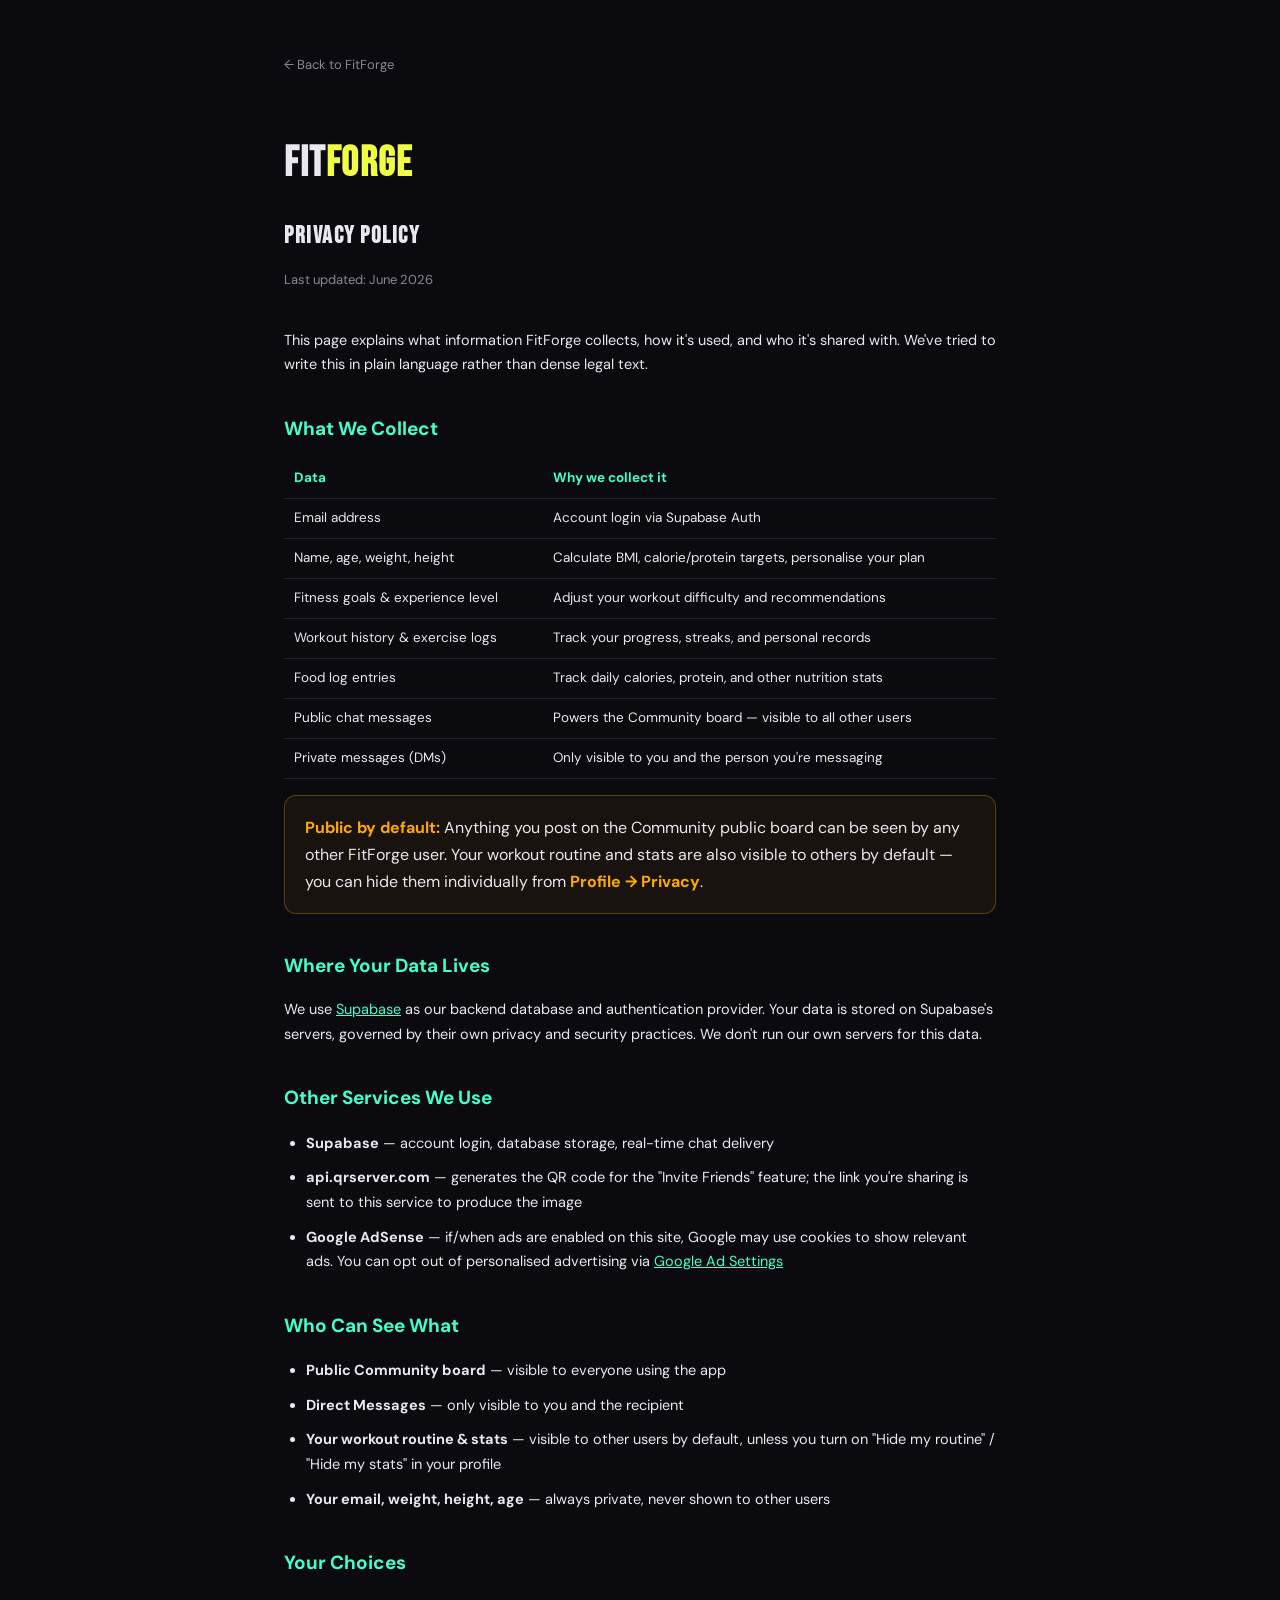
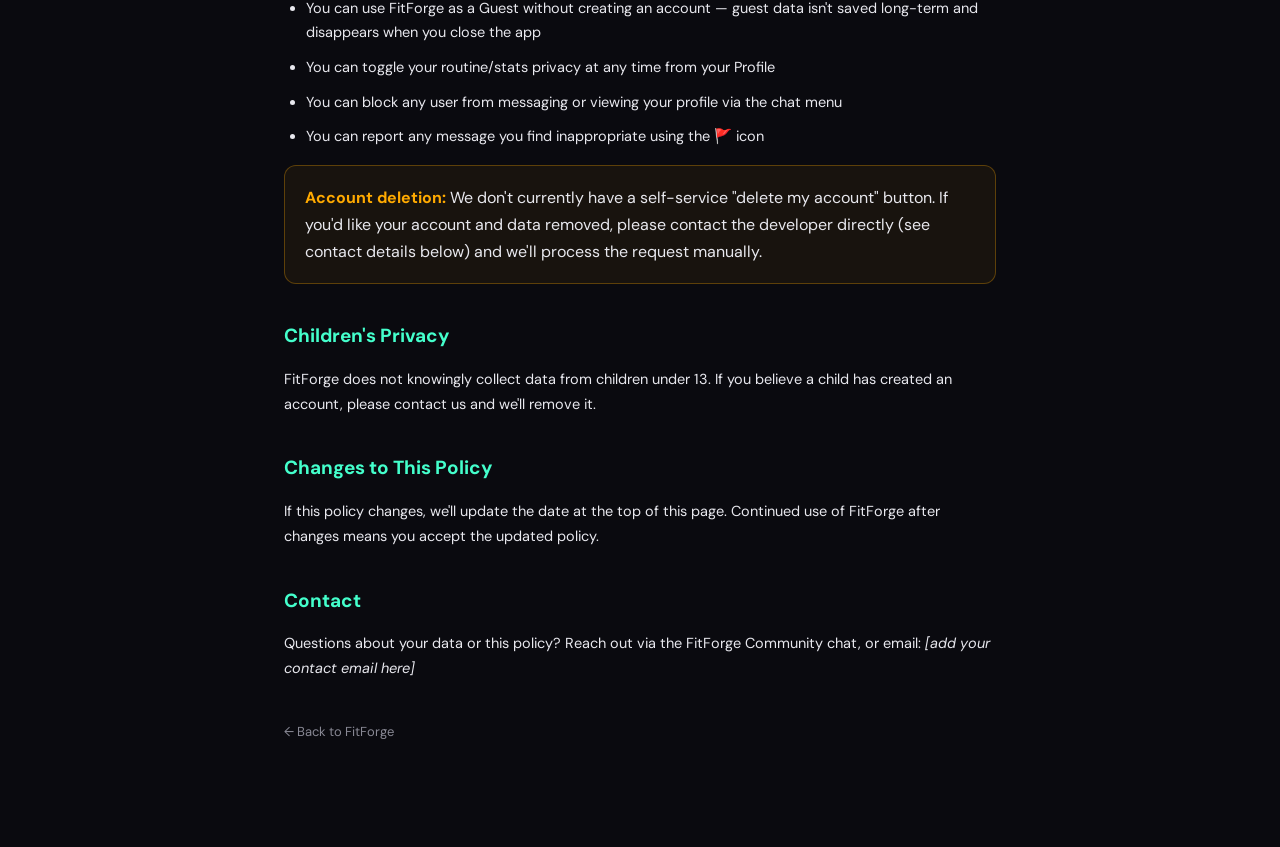
<file: privacy.html>
<!DOCTYPE html>
<html lang="en">
<head>
<meta charset="UTF-8">
<meta name="viewport" content="width=device-width, initial-scale=1.0">
<title>Privacy Policy — FitForge</title>
<link href="https://fonts.googleapis.com/css2?family=Bebas+Neue&family=DM+Sans:wght@300;400;500;600;700&display=swap" rel="stylesheet">
<style>
  :root{--bg:#0a0a0f;--bg2:#12121a;--card:#15151f;--border:#26262f;--text:#e8e8ee;--muted:#888894;--accent:#f0ff44;--accent2:#44ffcc}
  *{box-sizing:border-box}
  body{background:var(--bg);color:var(--text);font-family:'DM Sans',sans-serif;line-height:1.7;margin:0;padding:0}
  .container{max-width:760px;margin:0 auto;padding:50px 24px 80px}
  h1{font-family:'Bebas Neue',sans-serif;font-size:42px;letter-spacing:1.5px;margin-bottom:6px}
  h1 span{color:var(--accent)}
  .updated{color:var(--muted);font-size:13px;margin-bottom:36px}
  h2{font-size:19px;color:var(--accent2);margin-top:36px;margin-bottom:10px;font-weight:700}
  p,li{font-size:14.5px;color:var(--text);margin-bottom:10px}
  ul{padding-left:22px}
  .card{background:var(--card);border:1px solid var(--border);border-radius:12px;padding:18px 20px;margin:16px 0}
  .warn{border-color:rgba(255,170,0,.3);background:rgba(255,170,0,.06)}
  .warn strong{color:#ffaa00}
  a{color:var(--accent2)}
  .back{display:inline-block;margin-bottom:24px;color:var(--muted);text-decoration:none;font-size:13px}
  .back:hover{color:var(--text)}
  table{width:100%;border-collapse:collapse;margin:14px 0;font-size:13.5px}
  th,td{text-align:left;padding:8px 10px;border-bottom:1px solid var(--border)}
  th{color:var(--accent2);font-weight:700}
</style>
</head>
<body>
<div class="container">
  <a href="index.html" class="back">← Back to FitForge</a>
  <h1>FIT<span>FORGE</span></h1>
  <h1 style="font-size:24px">Privacy Policy</h1>
  <p class="updated">Last updated: June 2026</p>

  <p>This page explains what information FitForge collects, how it's used, and who it's
  shared with. We've tried to write this in plain language rather than dense legal text.</p>

  <h2>What We Collect</h2>
  <table>
    <tr><th>Data</th><th>Why we collect it</th></tr>
    <tr><td>Email address</td><td>Account login via Supabase Auth</td></tr>
    <tr><td>Name, age, weight, height</td><td>Calculate BMI, calorie/protein targets, personalise your plan</td></tr>
    <tr><td>Fitness goals & experience level</td><td>Adjust your workout difficulty and recommendations</td></tr>
    <tr><td>Workout history & exercise logs</td><td>Track your progress, streaks, and personal records</td></tr>
    <tr><td>Food log entries</td><td>Track daily calories, protein, and other nutrition stats</td></tr>
    <tr><td>Public chat messages</td><td>Powers the Community board — visible to all other users</td></tr>
    <tr><td>Private messages (DMs)</td><td>Only visible to you and the person you're messaging</td></tr>
  </table>

  <div class="card warn">
    <strong>Public by default:</strong> Anything you post on the Community public board can be
    seen by any other FitForge user. Your workout routine and stats are also visible to others
    by default — you can hide them individually from <strong>Profile → Privacy</strong>.
  </div>

  <h2>Where Your Data Lives</h2>
  <p>We use <a href="https://supabase.com" target="_blank">Supabase</a> as our backend database
  and authentication provider. Your data is stored on Supabase's servers, governed by their own
  privacy and security practices. We don't run our own servers for this data.</p>

  <h2>Other Services We Use</h2>
  <ul>
    <li><strong>Supabase</strong> — account login, database storage, real-time chat delivery</li>
    <li><strong>api.qrserver.com</strong> — generates the QR code for the "Invite Friends" feature; the link you're sharing is sent to this service to produce the image</li>
    <li><strong>Google AdSense</strong> — if/when ads are enabled on this site, Google may use cookies to show relevant ads. You can opt out of personalised advertising via <a href="https://adssettings.google.com" target="_blank">Google Ad Settings</a></li>
  </ul>

  <h2>Who Can See What</h2>
  <ul>
    <li><strong>Public Community board</strong> — visible to everyone using the app</li>
    <li><strong>Direct Messages</strong> — only visible to you and the recipient</li>
    <li><strong>Your workout routine & stats</strong> — visible to other users by default, unless you turn on "Hide my routine" / "Hide my stats" in your profile</li>
    <li><strong>Your email, weight, height, age</strong> — always private, never shown to other users</li>
  </ul>

  <h2>Your Choices</h2>
  <ul>
    <li>You can use FitForge as a Guest without creating an account — guest data isn't saved long-term and disappears when you close the app</li>
    <li>You can toggle your routine/stats privacy at any time from your Profile</li>
    <li>You can block any user from messaging or viewing your profile via the chat menu</li>
    <li>You can report any message you find inappropriate using the 🚩 icon</li>
  </ul>

  <div class="card warn">
    <strong>Account deletion:</strong> We don't currently have a self-service "delete my account"
    button. If you'd like your account and data removed, please contact the developer directly
    (see contact details below) and we'll process the request manually.
  </div>

  <h2>Children's Privacy</h2>
  <p>FitForge does not knowingly collect data from children under 13. If you believe a child
  has created an account, please contact us and we'll remove it.</p>

  <h2>Changes to This Policy</h2>
  <p>If this policy changes, we'll update the date at the top of this page. Continued use of
  FitForge after changes means you accept the updated policy.</p>

  <h2>Contact</h2>
  <p>Questions about your data or this policy? Reach out via the FitForge Community chat, or
  email: <em>[add your contact email here]</em></p>

  <a href="index.html" class="back" style="margin-top:30px">← Back to FitForge</a>
</div>
</body>
</html>
</file>
